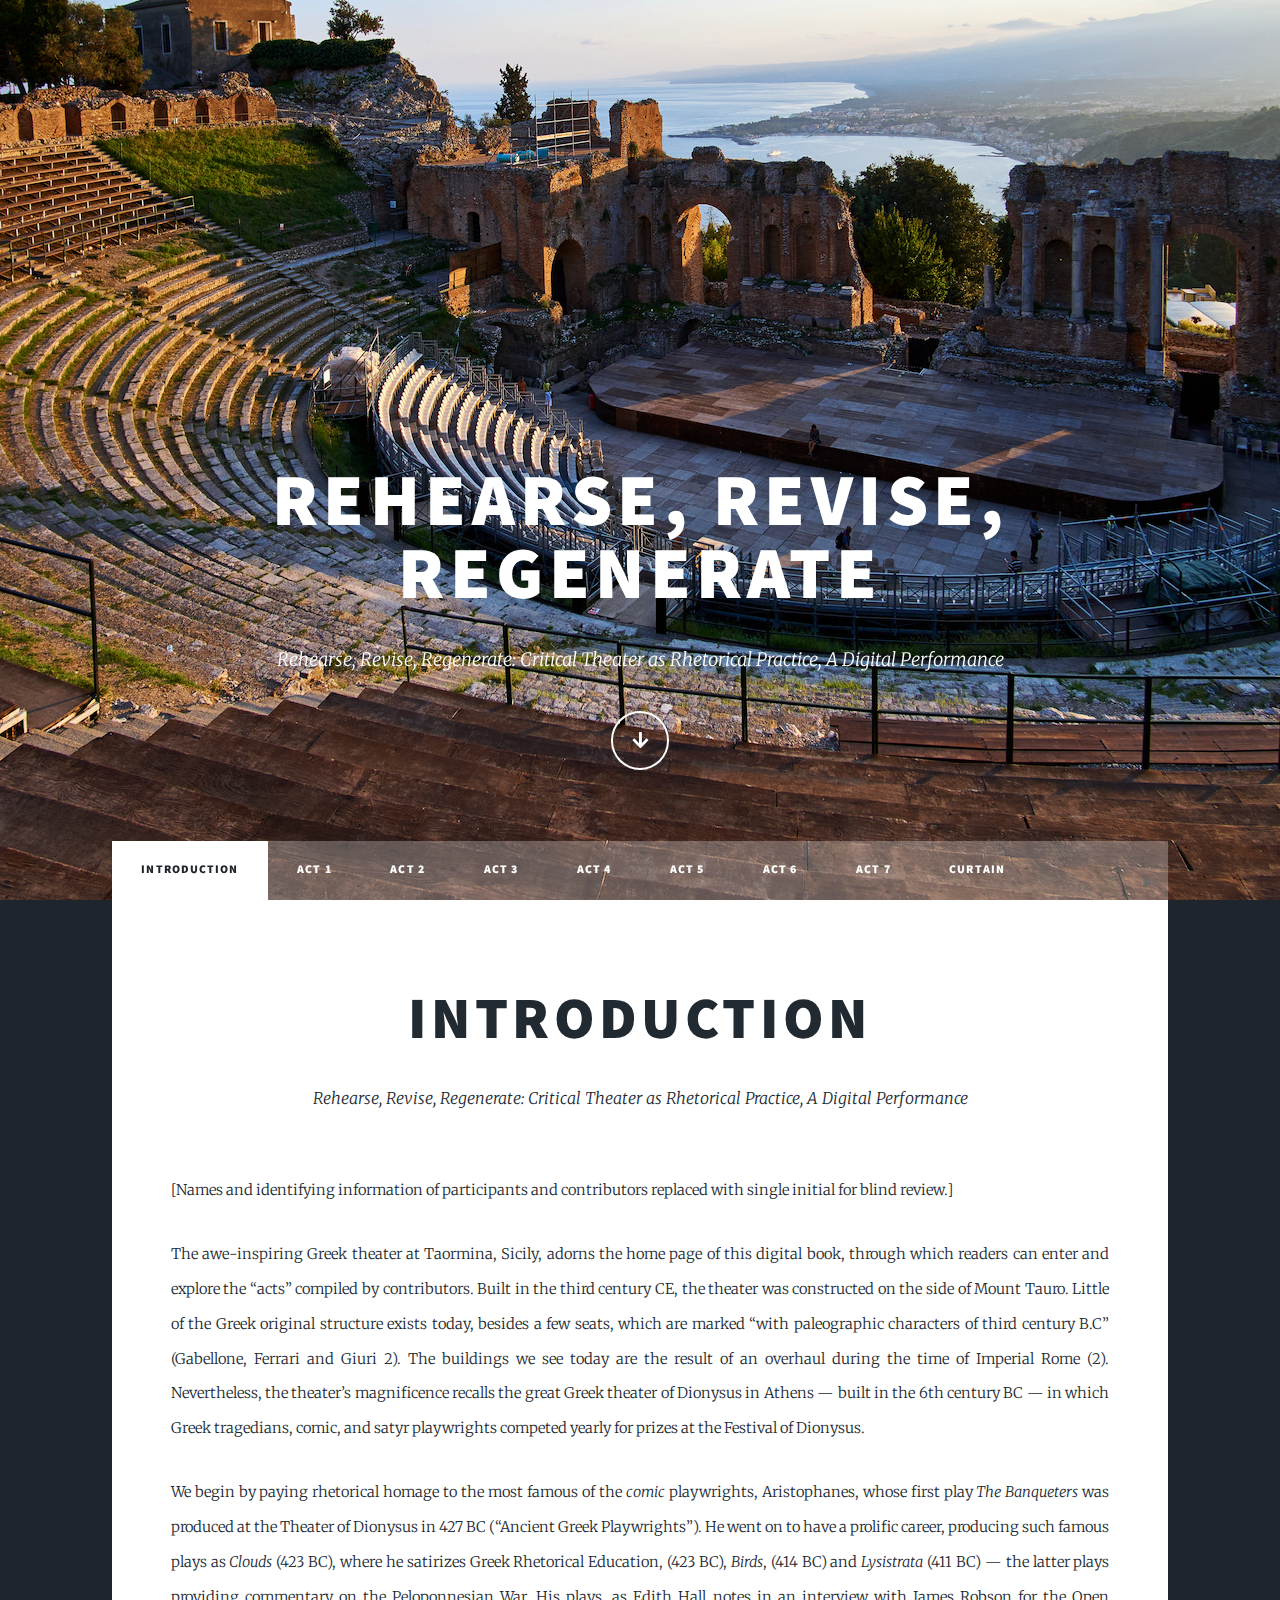
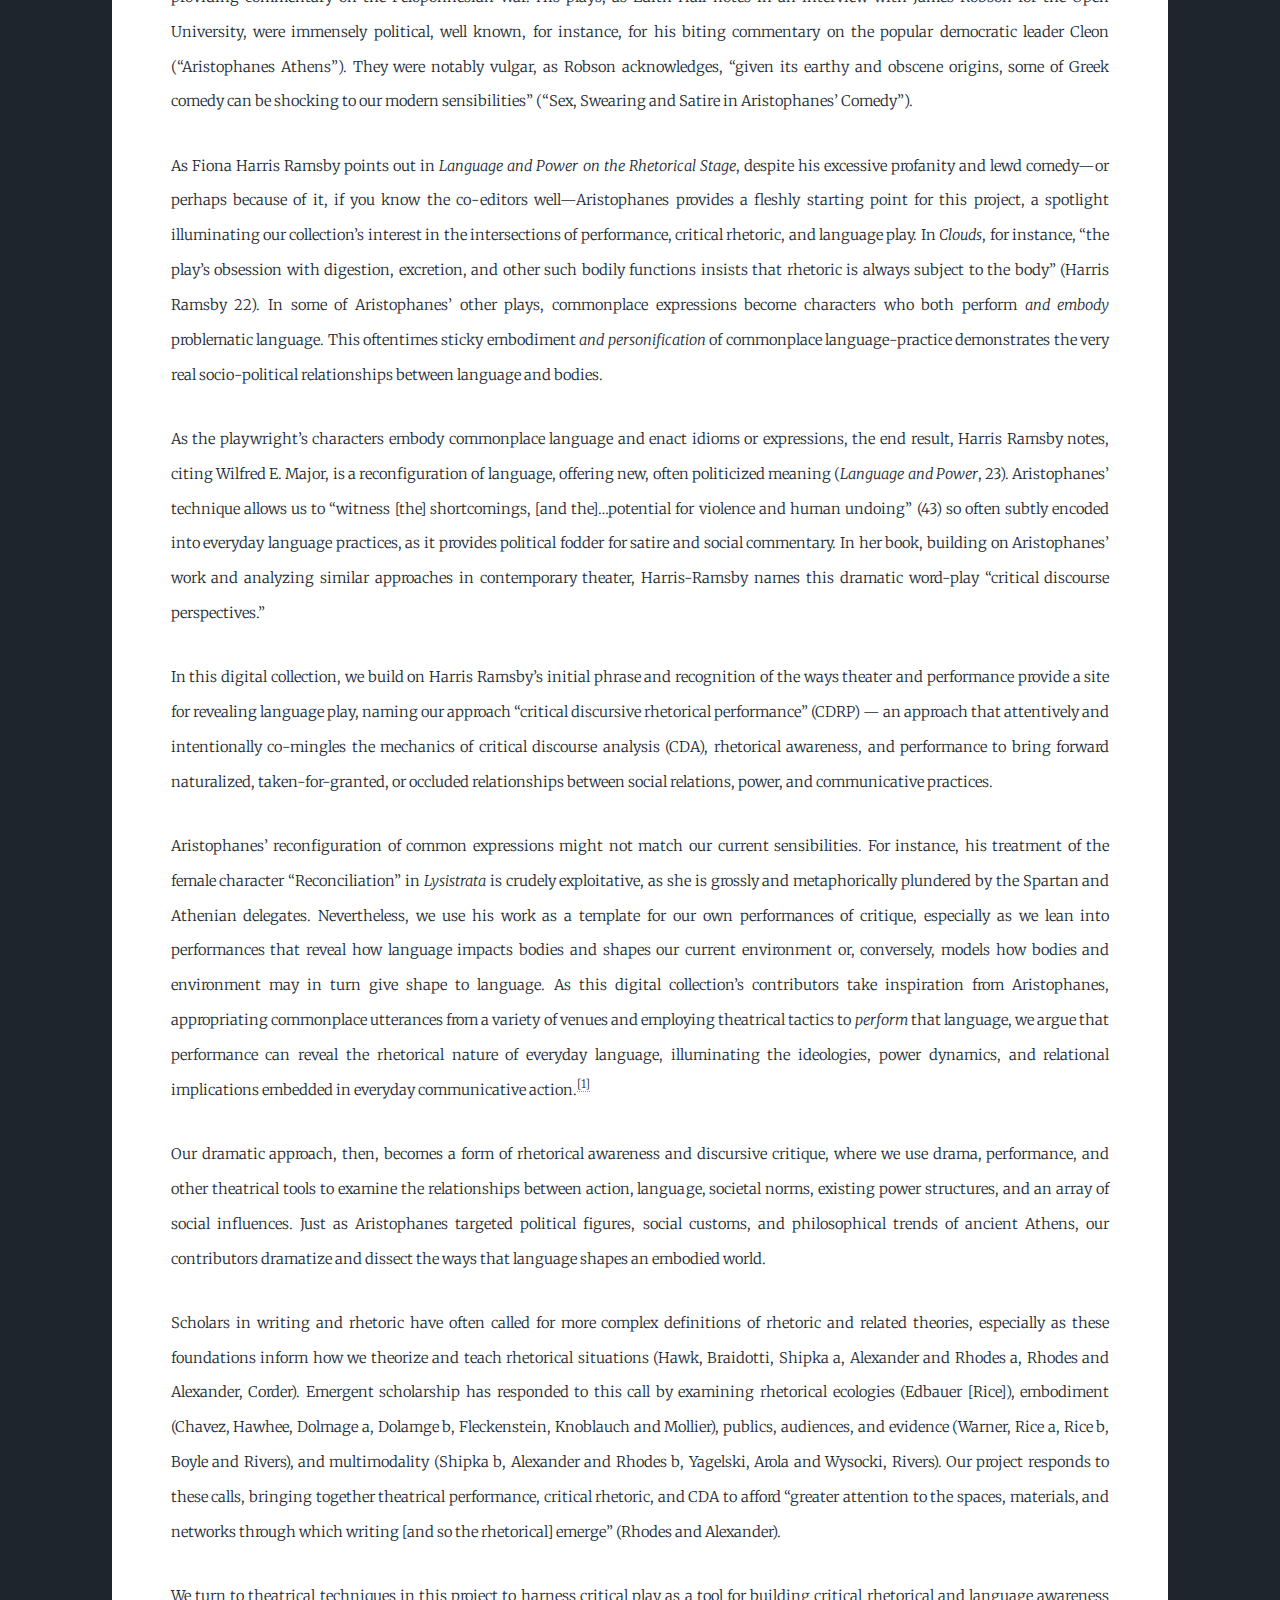
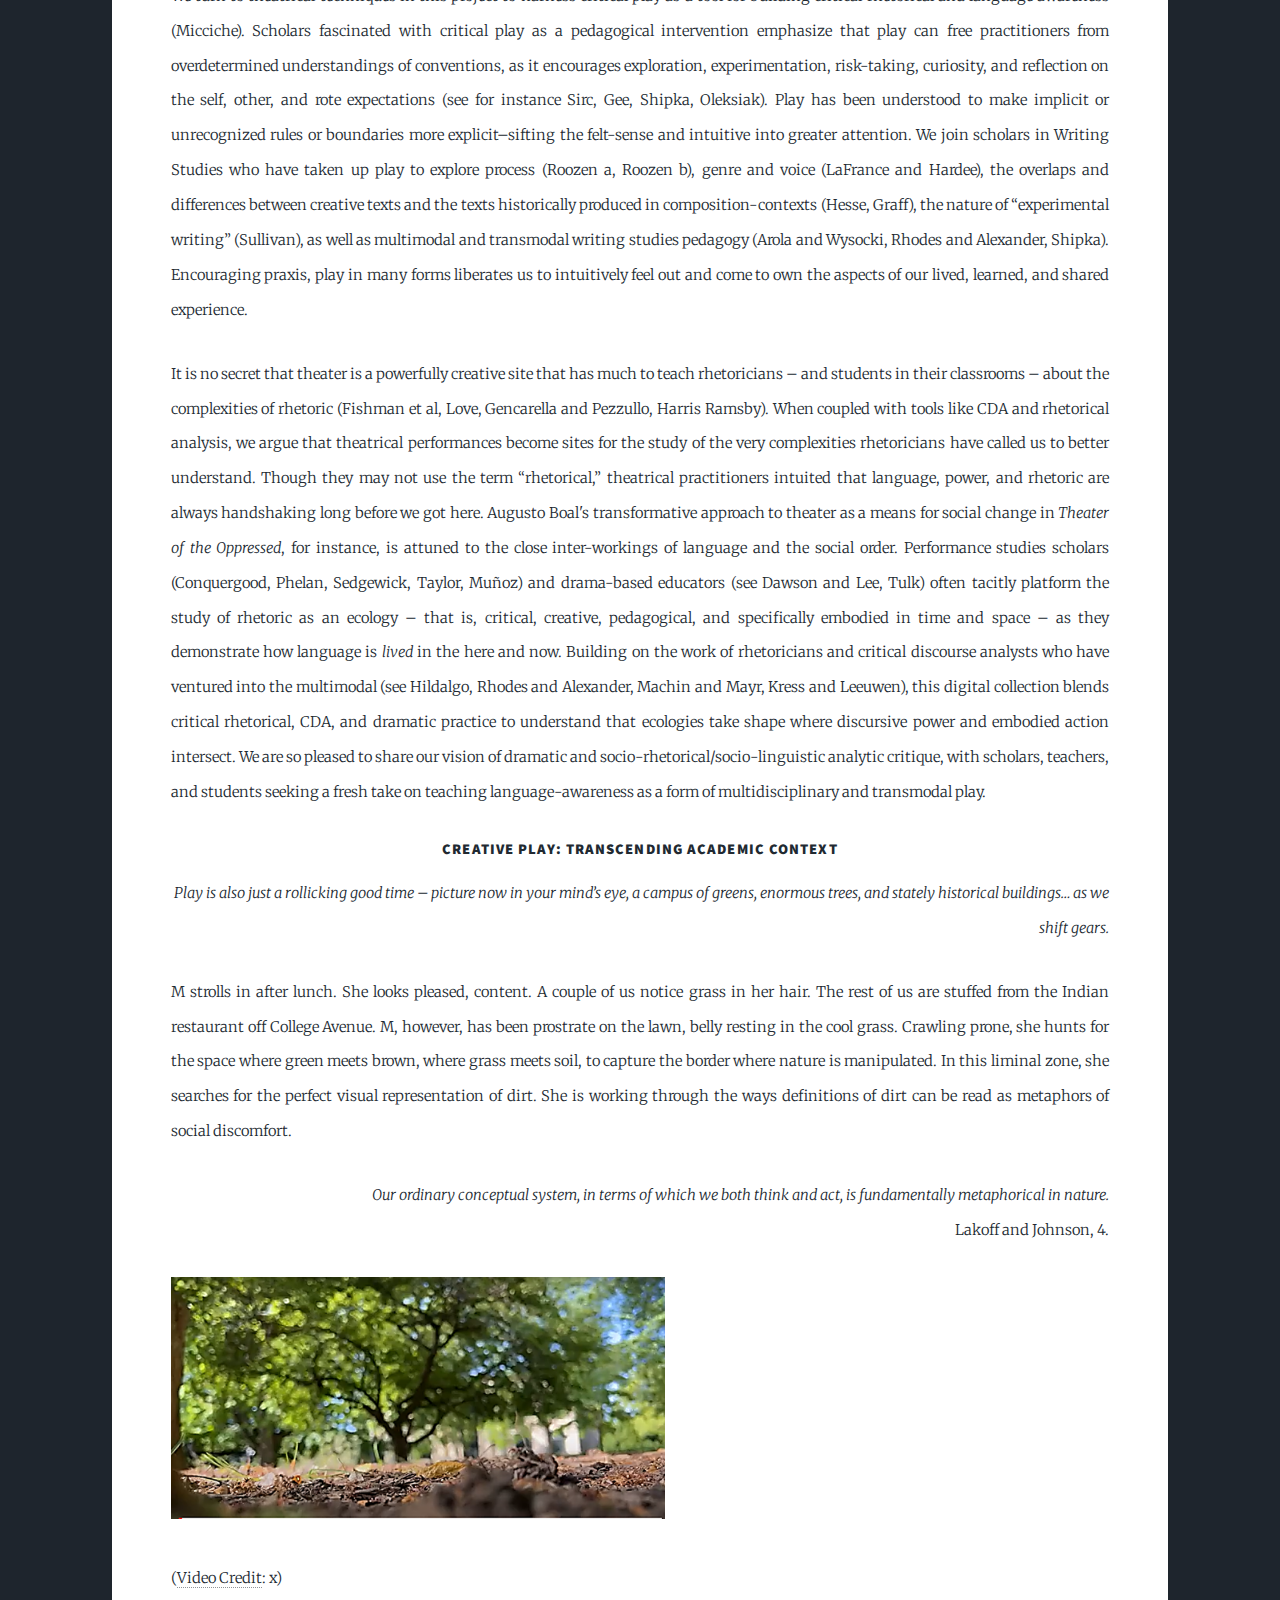
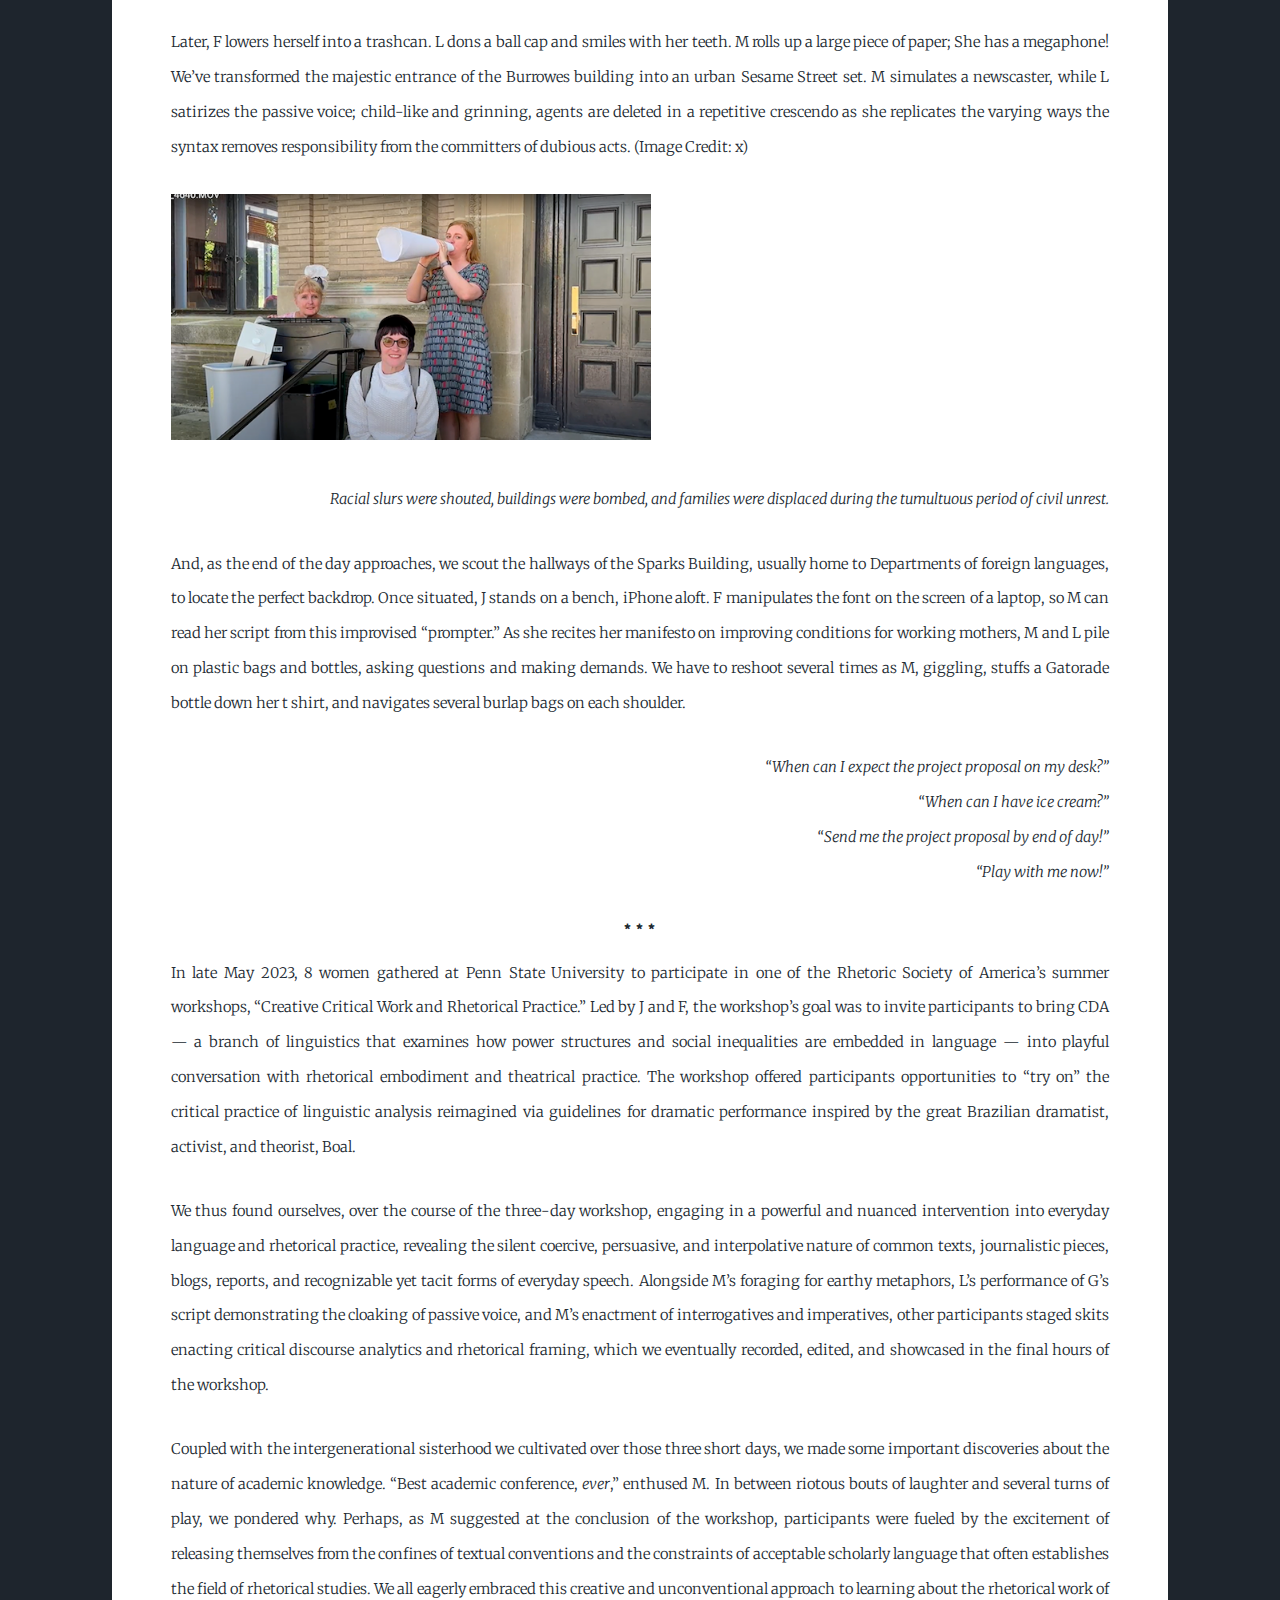
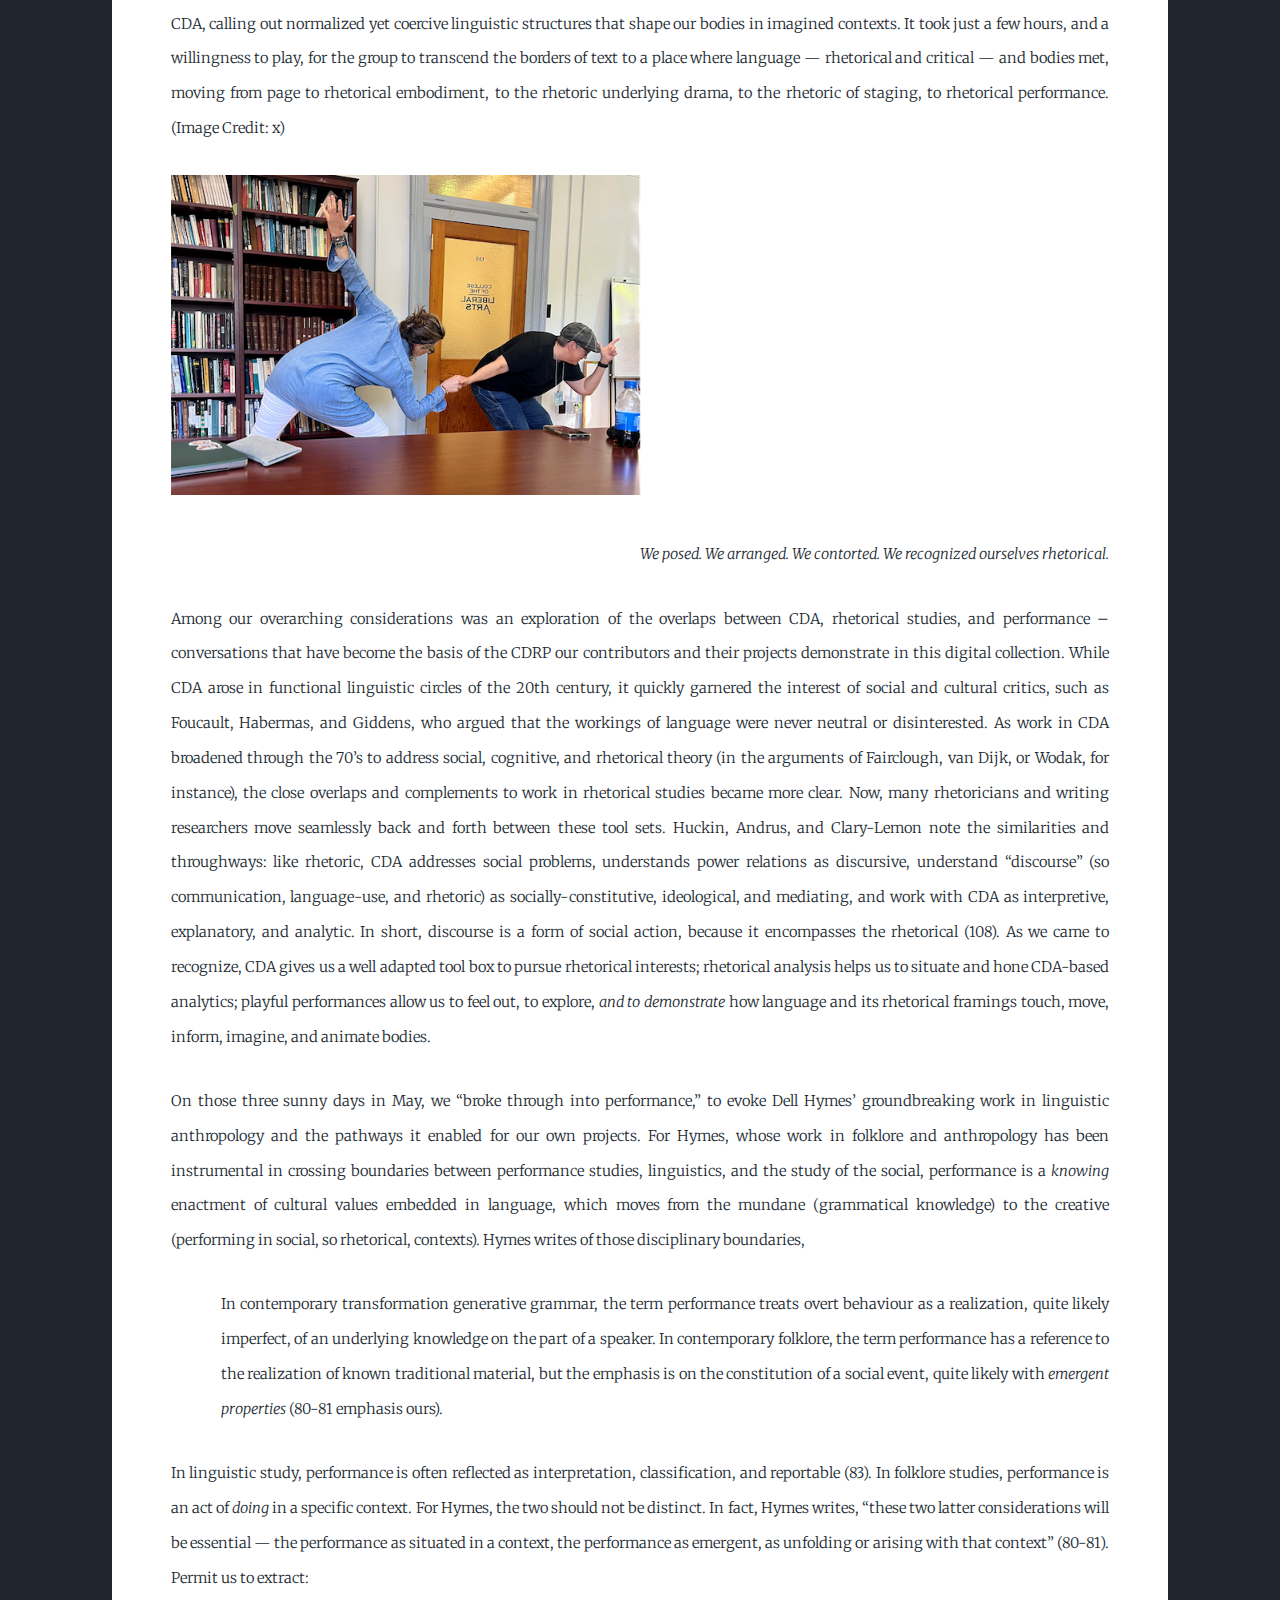
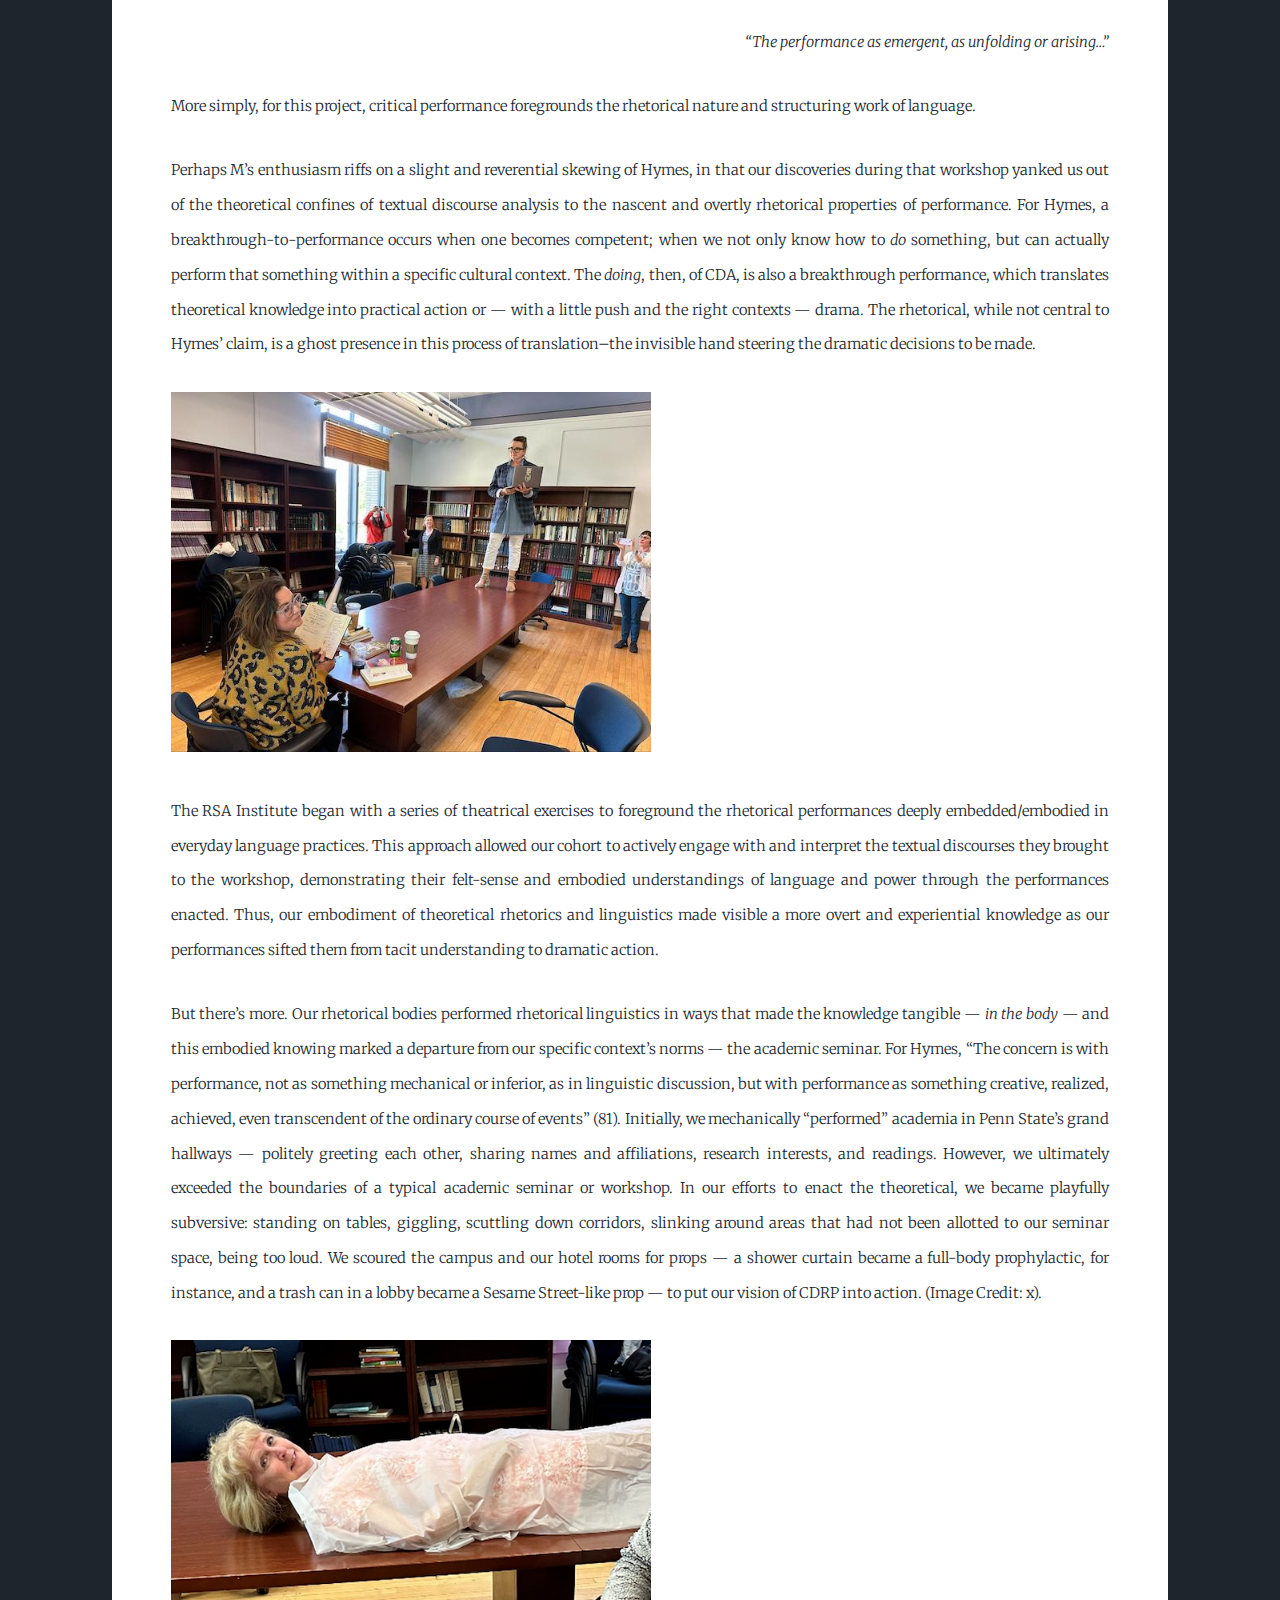
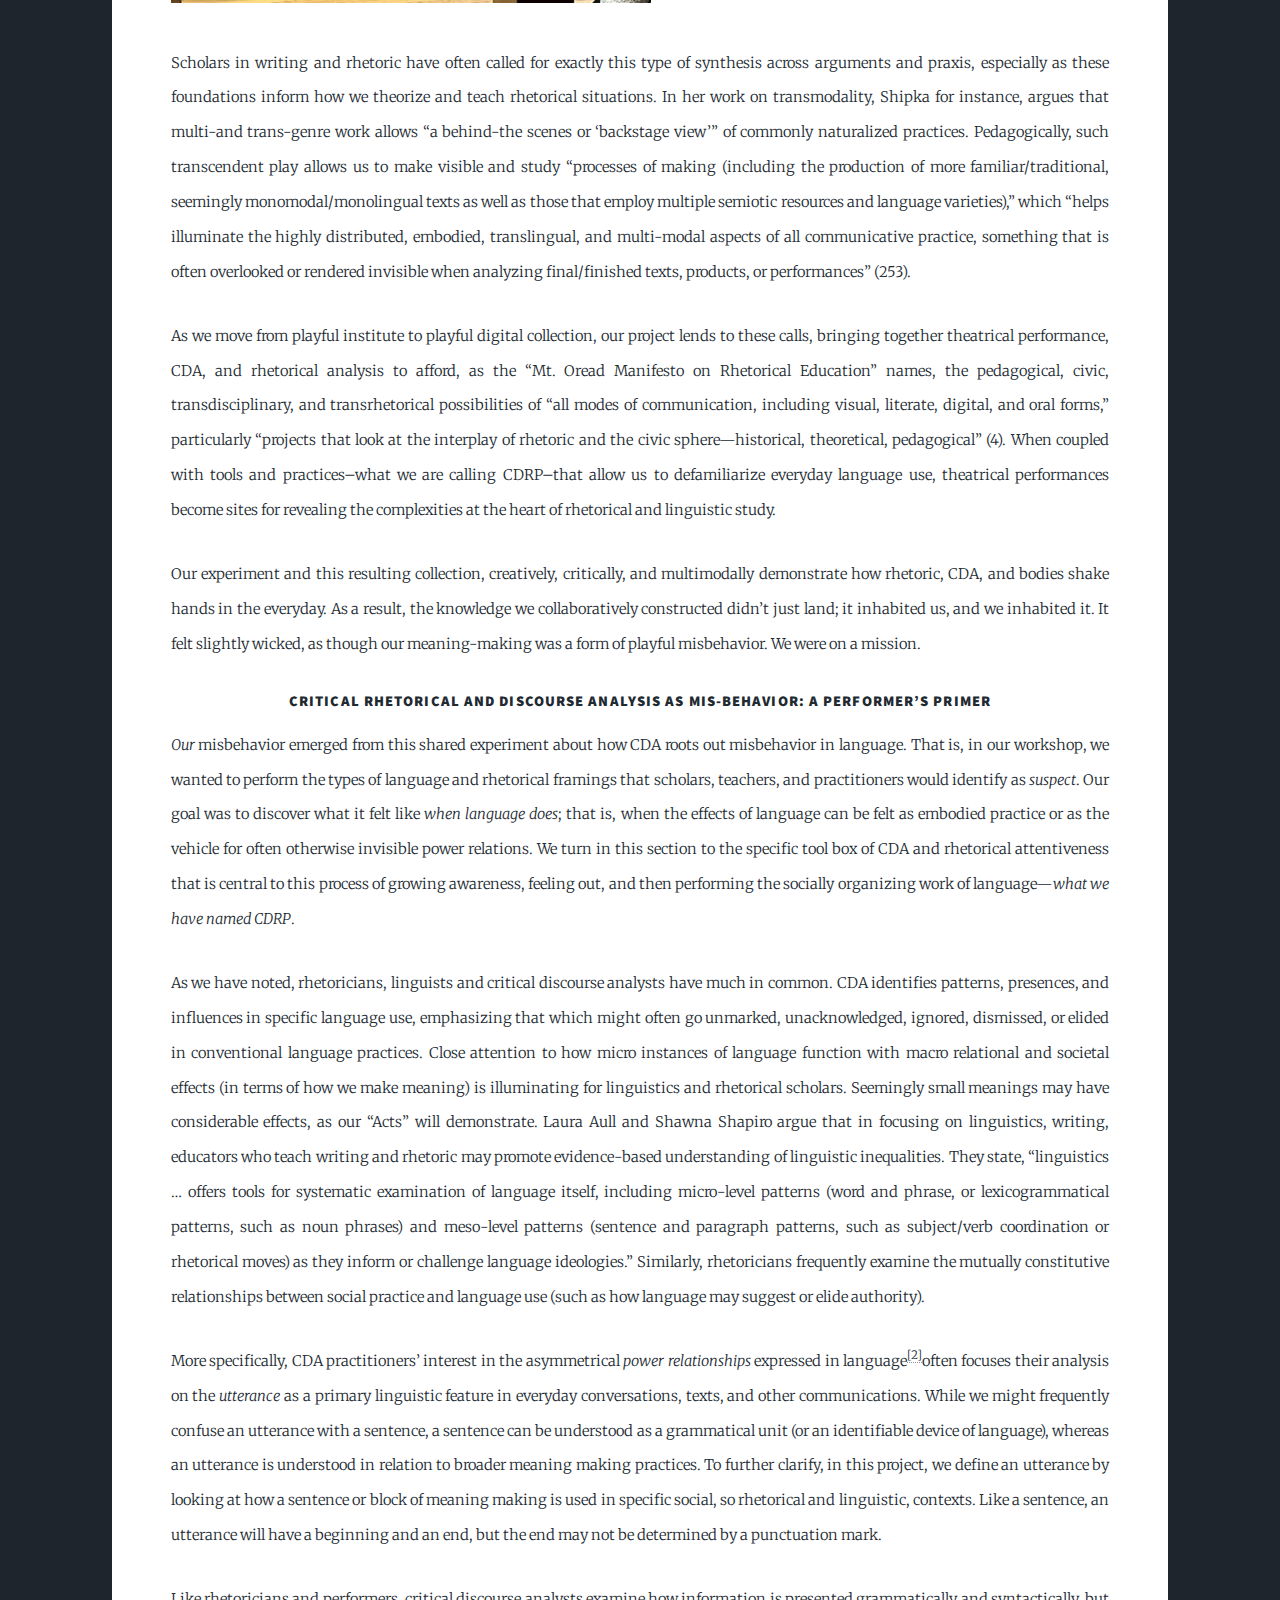
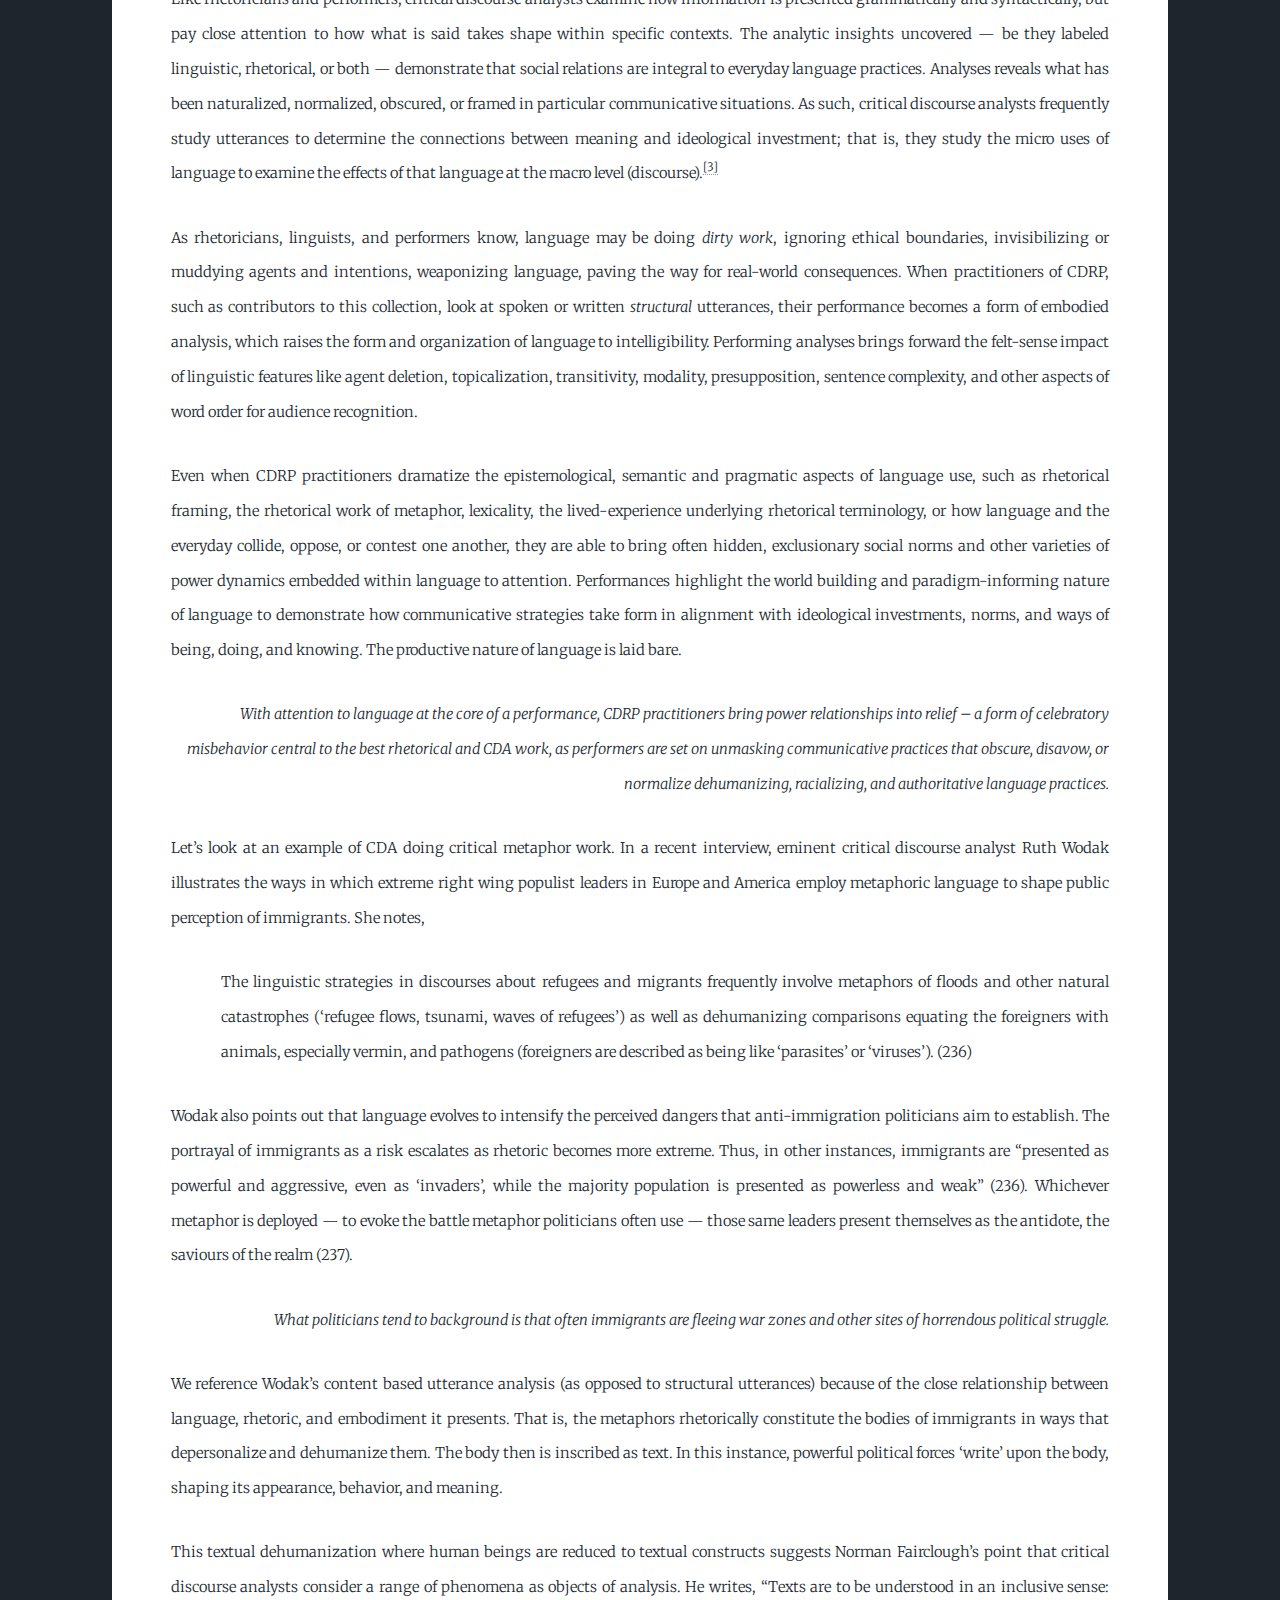
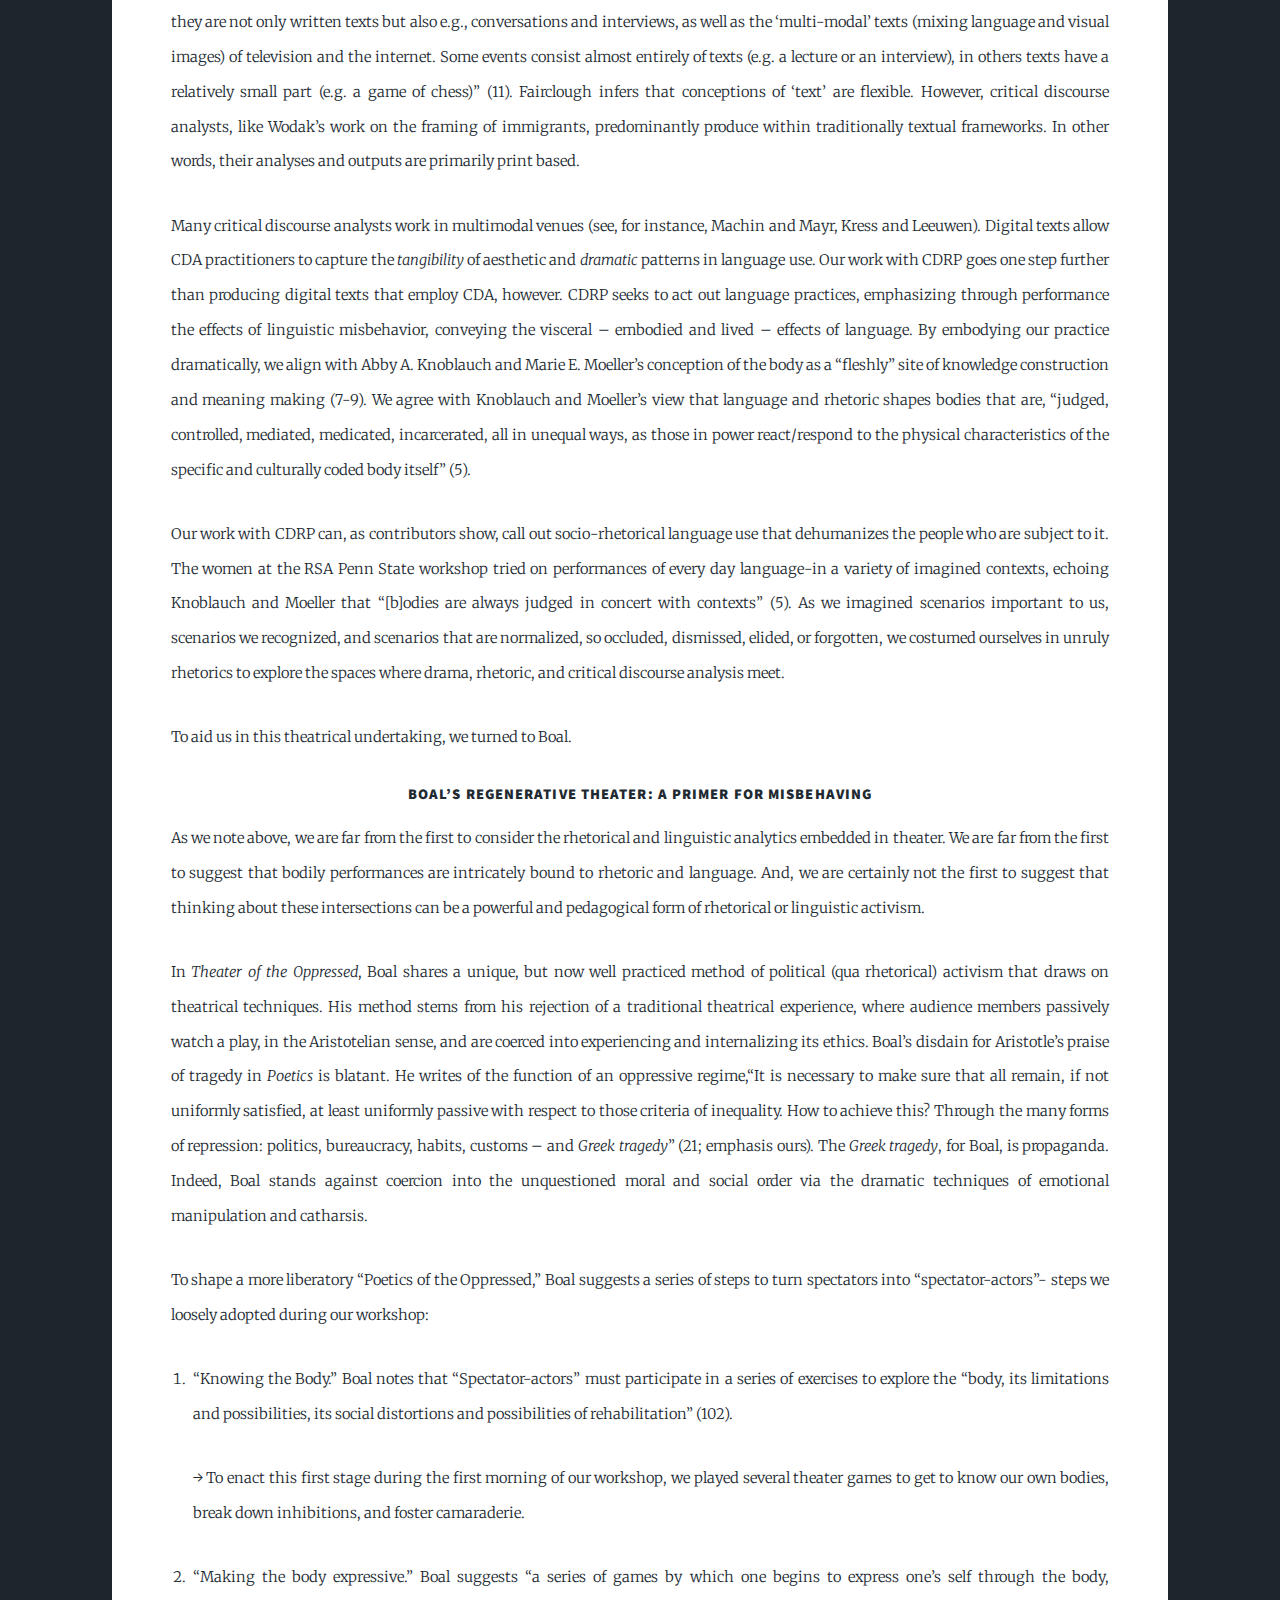
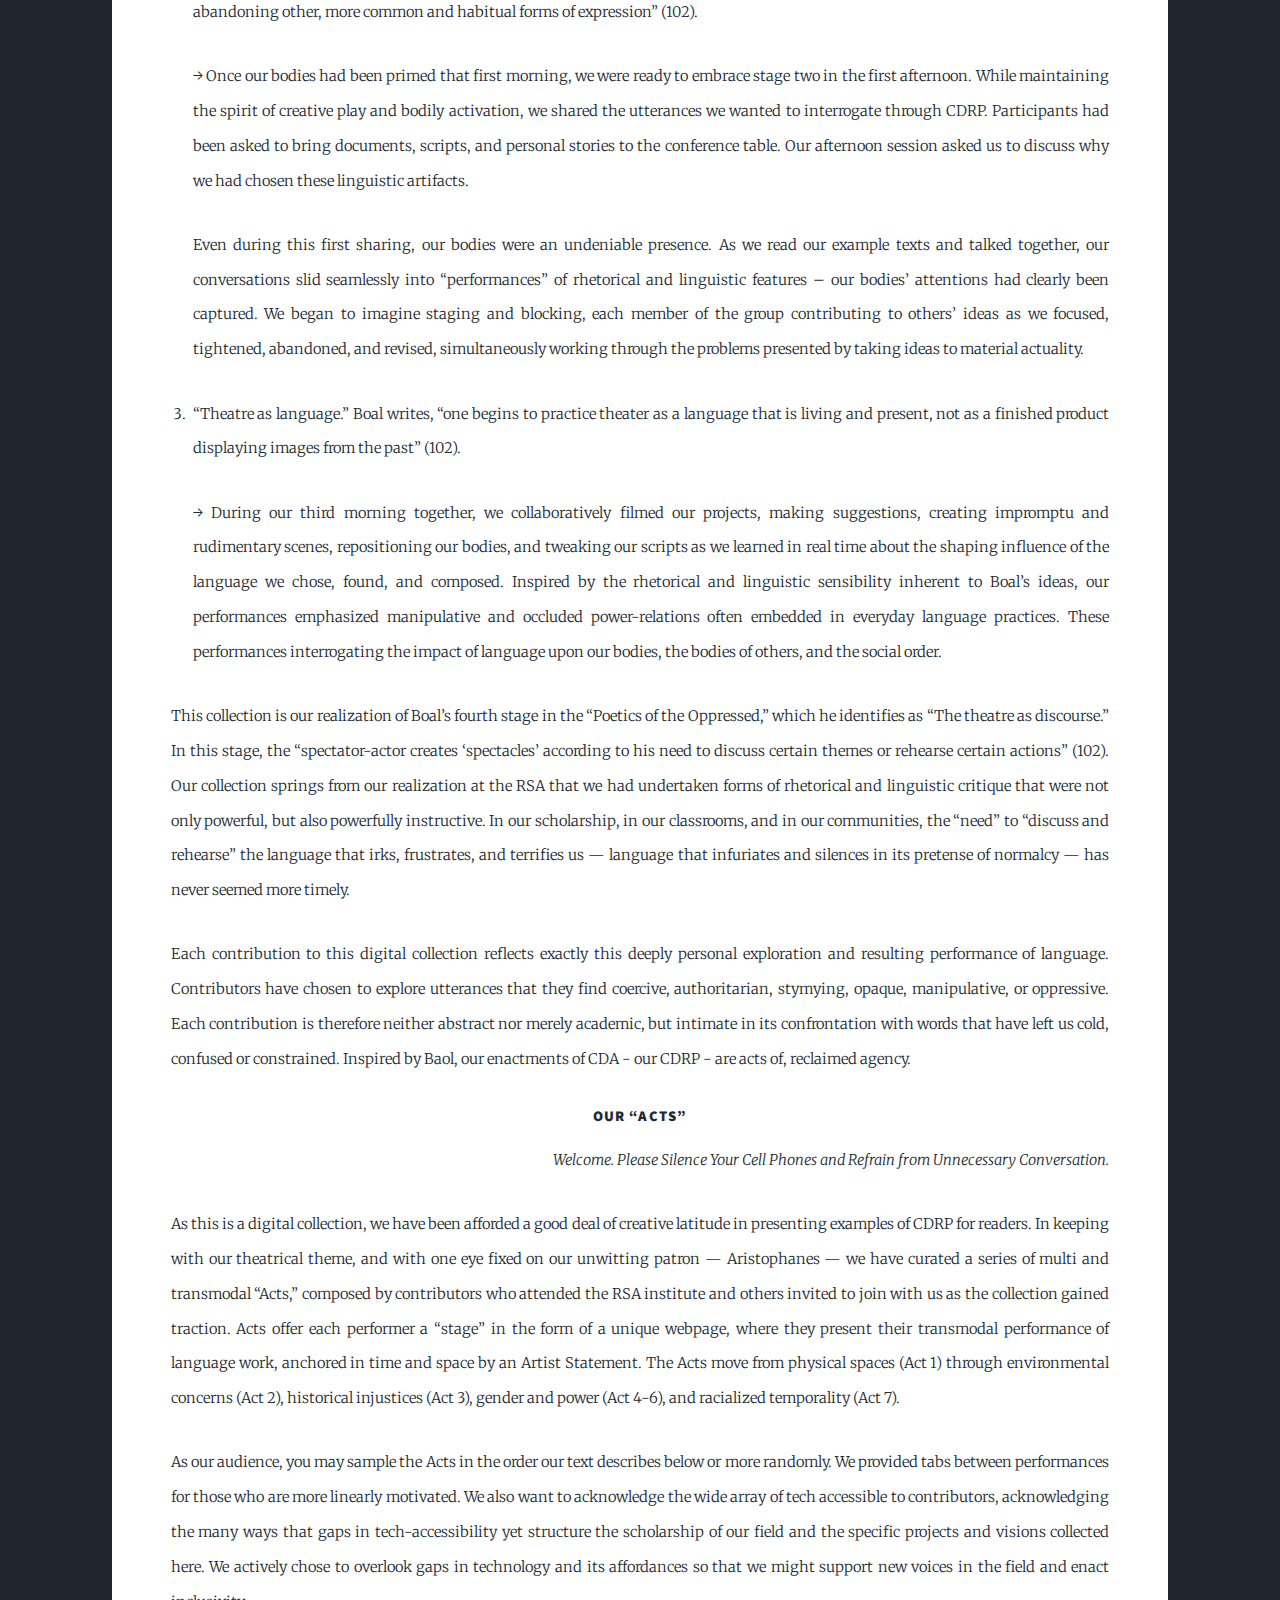
<file: index.html>
<!DOCTYPE HTML>
<!--
	Massively by HTML5 UP
	html5up.net | @ajlkn
	Free for personal and commercial use under the CCA 3.0 license (html5up.net/license)
-->
<html>
	<head>
		<title>Rehearse, Revise, Regenerate</title>
		<meta charset="utf-8" />
		<meta name="viewport" content="width=device-width, initial-scale=1, user-scalable=no" />
		<link rel="stylesheet" href="assets/css/main.css" />
		<noscript><link rel="stylesheet" href="assets/css/noscript.css" /></noscript>
	</head>
	<body class="is-preload">

		<!-- Wrapper -->
			<div id="wrapper" class="fade-in">

				<!-- Intro -->
					<div id="intro">
						<h1>Rehearse, Revise, Regenerate</h1>
						<p>Rehearse, Revise, Regenerate: Critical Theater as Rhetorical Practice, A Digital Performance</p>
<!--					<div class="image main"><img src="images/Sunset_at_Greek_theater_of_Taormina_-_Flickr_-_radkuch.13.jpg" alt="" /></div>-->
<!--							<p><img src="images/Sunset_at_Greek_theater_of_Taormina_-_Flickr_-_radkuch.13.jpg" alt="" /></p>-->
						<ul class="actions">
						  <li><a href="#header" class="button icon solid solo fa-arrow-down scrolly">Continue</a></li>
					  </ul>
			  </div>

				<!-- Header -->
					<header id="header">
						<a href="index.html" class="logo">Rehearse, Revise, Regenerate:<br>
						Critical Theater as Rhetorical Practice, A Digital Performance</a>
					</header>

				<!-- Nav -->
					<nav id="nav">
						<ul class="links">
							<li class="active"><a href="index.html">introduction</a></li>
							<li><a href="RRR_Act01.html">Act 1</a></li>
							<li><a href="RRR_Act02.html">Act 2</a></li>
							<li><a href="RRR_Act03.html">Act 3</a></li>
							<li><a href="RRR_Act04.html">Act 4</a></li>
							<li><a href="RRR_Act05.html">Act 5</a></li>
							<li><a href="RRR_Act06.html">Act 6</a></li>
							<li><a href="RRR_Act07.html">Act 7</a></li>
							<li><a href="RRR_Curtain.html">Curtain</a></li>
						</ul>
					</nav>

				<!-- Main -->
					<div id="main">

						<!-- Post -->
							<section class="post">
								<header class="major">
									<h1>introduction</h1>
									<p>Rehearse, Revise, Regenerate: Critical Theater as Rhetorical Practice, A Digital Performance</p>
								</header>
						
								<p>[Names and identifying information of participants and contributors replaced with single initial  for blind review.] </p>
									
								<p>The awe-inspiring Greek theater at Taormina, Sicily, adorns the home page of this digital book, through which readers can enter and explore the &ldquo;acts&rdquo; compiled by contributors. Built in the third century CE, the theater was constructed on the side of Mount Tauro. Little of the Greek original structure exists today, besides a few seats, which are marked &ldquo;with paleographic characters of third century B.C&rdquo; (Gabellone, Ferrari and Giuri 2). The buildings we see today are the result of an overhaul during the time of Imperial Rome (2). Nevertheless, the theater&rsquo;s magnificence recalls the great Greek theater of Dionysus in Athens &mdash; built in the 6th century BC &mdash; in which Greek tragedians, comic, and satyr playwrights competed yearly for prizes at the Festival of Dionysus. </p>
								
							  	<p>We begin by paying rhetorical homage to the most famous of the <em>comic</em> playwrights, Aristophanes, whose first play <em>The Banqueters</em> was produced at the Theater of Dionysus in 427 BC (&ldquo;Ancient Greek Playwrights&rdquo;). He went on to have a prolific career, producing such famous plays as <em>Clouds</em> (423 BC), where he satirizes Greek Rhetorical Education, (423 BC), <em>Birds</em>, (414 BC) and <em>Lysistrata</em> (411 BC) &mdash; the latter plays providing commentary on the Peloponnesian War. His plays, as Edith Hall notes in an interview with James Robson for the Open University, were immensely political, well known, for instance, for his biting commentary on the popular democratic leader Cleon (&ldquo;Aristophanes Athens&rdquo;). They were notably vulgar, as Robson acknowledges, &ldquo;given its earthy and obscene origins, some of Greek comedy can be shocking to our modern sensibilities&rdquo; (&ldquo;Sex, Swearing and Satire in Aristophanes&rsquo; Comedy&rdquo;).</p>
								
							  	<p>As Fiona Harris Ramsby points out in <em>Language and Power on the Rhetorical Stage</em>, despite his excessive profanity and lewd comedy&mdash;or perhaps because of it, if you know the co-editors well&mdash;Aristophanes provides a fleshly starting point for this project, a spotlight illuminating our collection&rsquo;s interest in the intersections of performance, critical rhetoric, and language play. In <em>Clouds</em>, for instance, &ldquo;the play&rsquo;s obsession with digestion, excretion, and other such bodily functions insists that rhetoric is always subject to the body&rdquo; (Harris Ramsby 22). In some of Aristophanes&rsquo; other plays, commonplace expressions become characters who both perform <em>and embody</em> problematic language. This oftentimes sticky embodiment <em>and personification</em> of commonplace language-practice demonstrates the very real socio-political relationships between language and bodies.</p>
								
							  	<p>As the playwright&rsquo;s characters embody commonplace language and enact idioms or expressions, the end result, Harris Ramsby notes, citing Wilfred E. Major, is a reconfiguration of language, offering new, often politicized meaning (<em>Language and Power</em>, 23). Aristophanes&rsquo; technique allows us to &ldquo;witness [the] shortcomings, [and the]&#8230;potential for violence and human undoing&rdquo; (43) so often subtly encoded into everyday language practices, as it provides political fodder for satire and social commentary. In her book, building on Aristophanes&rsquo; work and analyzing similar approaches in contemporary theater, Harris-Ramsby names this dramatic word-play &ldquo;critical discourse perspectives.&rdquo;</p>
				
								<p>In this digital collection, we build on Harris Ramsby&rsquo;s initial phrase and recognition of the ways theater and performance provide a site for revealing language play, naming our approach &ldquo;critical discursive rhetorical performance&rdquo; (CDRP) &mdash; an approach that attentively and intentionally co-mingles the mechanics of critical discourse analysis (CDA), rhetorical awareness, and performance to bring forward naturalized, taken-for-granted, or occluded relationships between social relations, power, and communicative practices.</p>
						
								<p>Aristophanes&rsquo; reconfiguration of common expressions might not match our current sensibilities. For instance, his treatment of the female character &ldquo;Reconciliation&rdquo; in <em>Lysistrata</em> is crudely exploitative, as she is grossly and metaphorically plundered by the Spartan and Athenian delegates. Nevertheless, we use his work as a template for our own performances of critique, especially as we lean into performances that reveal how language impacts bodies and shapes our current environment or, conversely, models how bodies and environment may in turn give shape to language. As this digital collection&rsquo;s contributors take inspiration from Aristophanes, appropriating commonplace utterances from a variety of venues and employing theatrical tactics to <em>perform</em> that language, we argue that performance can reveal the rhetorical nature of everyday language, illuminating the ideologies, power dynamics, and relational implications embedded in everyday communicative action.<sup><a href="#ftnt1" id="ftnt_ref1">[1]</a></sup></p>
			
							 	<p>Our dramatic approach, then, becomes a form of rhetorical awareness and discursive critique, where we use drama, performance, and other theatrical tools to examine the relationships between action, language, societal norms, existing power structures, and an array of social influences. Just as Aristophanes targeted political figures, social customs, and philosophical trends of ancient Athens, our contributors dramatize and dissect the ways that language shapes an embodied world. </p>
								  
							   	<p>Scholars in writing and rhetoric have often called for more complex definitions of rhetoric and related theories, especially as these foundations inform how we theorize and teach rhetorical situations (Hawk, Braidotti, Shipka a, Alexander and Rhodes a, Rhodes and Alexander, Corder). Emergent scholarship has responded to this call by examining rhetorical ecologies (Edbauer [Rice]), embodiment (Chavez, Hawhee, Dolmage a, Dolamge b, Fleckenstein, Knoblauch and Mollier), publics, audiences, and evidence (Warner, Rice a, Rice b, Boyle and Rivers), and multimodality (Shipka b, Alexander and Rhodes b, Yagelski, Arola and Wysocki, Rivers). Our project responds to these calls, bringing together theatrical performance, critical rhetoric, and CDA to afford &ldquo;greater attention to the spaces, materials, and networks through which writing [and so the rhetorical] emerge&rdquo; (Rhodes and Alexander).</p>
							   
								<p>We turn to theatrical techniques in this project to harness critical play as a tool for building critical rhetorical and language awareness (Micciche). Scholars fascinated with critical play as a pedagogical intervention emphasize that play can free practitioners from overdetermined understandings of conventions, as it encourages exploration, experimentation, risk-taking, curiosity, and reflection on the self, other, and rote expectations (see for instance Sirc, Gee, Shipka, Oleksiak). Play has been understood to make implicit or unrecognized rules or boundaries more explicit&ndash;sifting the felt-sense and intuitive into greater attention. We join scholars in Writing Studies who have taken up play to explore process (Roozen a, Roozen b), genre and voice (LaFrance and Hardee), the overlaps and differences between creative texts and the texts historically produced in composition-contexts (Hesse, Graff), the nature of &ldquo;experimental writing&rdquo; (Sullivan), as well as multimodal and transmodal writing studies pedagogy (Arola and Wysocki, Rhodes and Alexander, Shipka). Encouraging praxis, play in many forms liberates us to intuitively feel out and come to own the aspects of our lived, learned, and shared experience.</p>
			
							  	<p>It is no secret that theater is a powerfully creative site that has much to teach rhetoricians &ndash; and students in their classrooms &ndash; about the complexities of rhetoric (Fishman et al, Love, Gencarella and Pezzullo, Harris Ramsby). When coupled with tools like CDA and rhetorical analysis, we argue that theatrical performances become sites for the study of the very complexities rhetoricians have called us to better understand. Though they may not use the term &ldquo;rhetorical,&rdquo; theatrical practitioners intuited that language, power, and rhetoric are always handshaking long before we got here. Augusto Boal&apos;s transformative approach to theater as a means for social change in <em>Theater of the Oppressed</em>, for instance, is attuned to the close inter-workings of language and the social order. Performance studies scholars (Conquergood, Phelan, Sedgewick, Taylor, Mu&ntilde;oz) and drama-based educators (see Dawson and Lee, Tulk) often tacitly platform the study of rhetoric as an ecology &ndash; that is, critical, creative, pedagogical, and specifically embodied in time and space &ndash; as they demonstrate how language is <em>lived</em> in the here and now. Building on the work of rhetoricians and critical discourse analysts who have ventured into the multimodal (see Hildalgo, Rhodes and Alexander, Machin and Mayr, Kress and Leeuwen), this digital collection blends critical rhetorical, CDA, and dramatic practice to understand that ecologies take shape where discursive power and embodied action intersect. We are so pleased to share our vision of dramatic and socio-rhetorical/socio-linguistic analytic critique, with scholars, teachers, and students seeking a fresh take on teaching language-awareness as a form of multidisciplinary and transmodal play. </p>
						
				<h4 style="text-align:center">Creative Play: Transcending Academic Context</h4>
								
							  	<p class="align-right"><em>Play is also just a rollicking good time – picture now in your mind’s eye, a campus of greens, enormous trees, and stately historical buildings&#8230; as we shift gears.</em></p>

								<p>M strolls in after lunch. She looks pleased, content. A couple of us notice grass in her hair. The rest of us are stuffed from the Indian restaurant off College Avenue. M, however, has been prostrate on the lawn, belly resting in the cool grass. Crawling prone, she hunts for the space where green meets brown, where grass meets soil, to capture the border where nature is manipulated. In this liminal zone, she searches for the perfect visual representation of dirt. She is working through the ways definitions of dirt can be read as metaphors of social discomfort.    </p>
					
							  	<p class="align-right"><em>Our ordinary conceptual system, in terms of which we both think and act, is fundamentally metaphorical in nature.</em><br>Lakoff and Johnson, 4.</p>
																								
							  	<p class="image"><img src="images/RRR_images_intro/image2.png" alt="" width="600" height="293"/></p>
								
<!--							<p class="image"><img src="images/RRR_images_intro/image2.png" alt="" style="width: 534.50px; height: 261.00px; margin-left: 0.00px; margin-top: 0.00px; transform: rotate(0.00rad) translateZ(0px); -webkit-transform: rotate(0.00rad) translateZ(0px);" title=""></p>-->
								
								
								<p>(<a href="https://youtu.be/ATlexdRgKnM?feature=shared" target="_blank">Video Credit</a>: x)</p>
							  
							  	<p>Later, F lowers herself into a trashcan. L dons a ball cap and smiles with her teeth. M rolls up a large piece of paper; She has a megaphone! We&rsquo;ve transformed the majestic entrance of the Burrowes building into an urban Sesame Street set. M simulates a newscaster, while L satirizes the passive voice; child-like and grinning, agents are deleted in a repetitive crescendo as she replicates the varying ways the syntax removes responsibility from the committers of dubious acts. (Image Credit: x)</p>

								<p class="image"><img src="images/RRR_images_intro/image4_2.png" width="300" height="155" alt=""/></p>
								
<!--							<p class="image"><img alt="" src="images/RRR_images_intro/image4.png" style="width: 380.23px; height: 194.86px; margin-left: 0.00px; margin-top: 0.00px; transform: rotate(0.00rad) translateZ(0px); -webkit-transform: rotate(0.00rad) translateZ(0px);" title=""></p>-->
								
							  	<p class="align-right"><em>Racial slurs were shouted, buildings were bombed, and families were displaced during the tumultuous period of civil unrest.</em></p>
								
							  	<p>And, as the end of the day approaches, we scout the hallways of the Sparks Building, usually home to Departments of foreign languages, to locate the perfect backdrop. Once situated, J stands on a bench, iPhone aloft. F manipulates the font on the screen of a laptop, so M can read her script from this improvised &ldquo;prompter.&rdquo; As she recites her manifesto on improving conditions for working mothers, M and L pile on plastic bags and bottles, asking questions and making demands. We have to reshoot several times as M, giggling, stuffs a Gatorade bottle down her t shirt, and navigates several burlap bags on each shoulder. </p>
								  
							 	<p class="align-right"><em>&ldquo;When can I expect the project proposal on my desk?&rdquo;<br>
								&ldquo;When can I have ice cream?&rdquo;<br>
								&ldquo;Send me the project proposal by end of day!&rdquo;<br>
						  	  	&ldquo;Play with me now!&rdquo;</em><br>
					  	  	  </p>
								
				<h4 class="align-center">* * *</h4> 
								
								<p>In late May 2023, 8 women gathered at Penn State University to participate in one of the Rhetoric Society of America&rsquo;s summer workshops, &ldquo;Creative Critical Work and Rhetorical Practice.&rdquo; Led by J and F, the workshop&rsquo;s goal was to invite participants to bring CDA &mdash; a branch of linguistics that examines how power structures and social inequalities are embedded in language &mdash; into playful conversation with rhetorical embodiment and theatrical practice. The workshop offered participants opportunities to &ldquo;try on&rdquo; the critical practice of linguistic analysis reimagined via guidelines for dramatic performance inspired by the great Brazilian dramatist, activist, and theorist, Boal. </p>
							  
								<p>We thus found ourselves, over the course of the three-day workshop, engaging in a powerful and nuanced intervention into everyday language and rhetorical practice, revealing the silent coercive, persuasive, and interpolative nature of common texts, journalistic pieces, blogs, reports, and recognizable yet tacit forms of everyday speech. Alongside M&rsquo;s foraging for earthy metaphors, L&rsquo;s performance of G&rsquo;s script demonstrating the cloaking of passive voice, and M&rsquo;s enactment of interrogatives and imperatives, other participants staged skits enacting critical discourse analytics and rhetorical framing, which we eventually recorded, edited, and showcased in the final hours of the workshop. </p>
							  
								<p>Coupled with the intergenerational sisterhood we cultivated over those three short days, we made some important discoveries about the nature of academic knowledge. &ldquo;Best academic conference, <em>ever</em>,&rdquo; enthused M. In between riotous bouts of laughter and several turns of play, we pondered why. Perhaps, as M suggested at the conclusion of the workshop, participants were fueled by the excitement of releasing themselves from the confines of textual conventions and the constraints of acceptable scholarly language that often establishes the field of rhetorical studies. We all eagerly embraced this creative and unconventional approach to learning about the rhetorical work of CDA, calling out normalized yet coercive linguistic structures that shape our bodies in imagined contexts. It took just a few hours, and a willingness to play, for the group to transcend the borders of text to a place where language &mdash; rhetorical and critical &mdash; and bodies met, moving from page to rhetorical embodiment, to the rhetoric underlying drama, to the rhetoric of staging, to rhetorical performance. (Image Credit: x)</p>
								
							 	<p class="image"><img src="images/RRR_images_intro/image3_2.png" width="600" height="400" alt=""/></p>
	<!--						<p class="image"><img alt="" src="images/RRR_images_intro/image3_2.png" style="width: 351.25px; height: 234.16px; margin-left: 0.00px; margin-top: 0.00px; transform: rotate(0.00rad) translateZ(0px); -webkit-transform: rotate(0.00rad) translateZ(0px);" title=""></p>-->
								
							  	<p class="align-right"><em>We posed. We arranged. We contorted. We recognized ourselves rhetorical.</em></p>
							  
								<p>Among our overarching considerations was an exploration of the overlaps between CDA, rhetorical studies, and performance &ndash; conversations that have become the basis of the CDRP our contributors and their projects demonstrate in this digital collection. While CDA arose in functional linguistic circles of the 20th century, it quickly garnered the interest of social and cultural critics, such as Foucault, Habermas, and Giddens, who argued that the workings of language were never neutral or disinterested. As work in CDA broadened through the 70&rsquo;s to address social, cognitive, and rhetorical theory (in the arguments of Fairclough, van Dijk, or Wodak, for instance), the close overlaps and complements to work in rhetorical studies became more clear. Now, many rhetoricians and writing researchers move seamlessly back and forth between these tool sets. Huckin, Andrus, and Clary-Lemon note the similarities and throughways: like rhetoric, CDA addresses social problems, understands power relations as discursive, understand &ldquo;discourse&rdquo; (so communication, language-use, and rhetoric) as socially-constitutive, ideological, and mediating, and work with CDA as interpretive, explanatory, and analytic. In short, discourse is a form of social action, because it encompasses the rhetorical (108). As we came to recognize, CDA gives us a well adapted tool box to pursue rhetorical interests; rhetorical analysis helps us to situate and hone CDA-based analytics; playful performances allow us to feel out, to explore, <em>and to demonstrate</em> how language and its rhetorical framings touch, move, inform, imagine, and animate bodies.</p>
							 
								<p>On those three sunny days in May, we &ldquo;broke through into performance,&rdquo; to evoke Dell Hymes&rsquo; groundbreaking work in linguistic anthropology and the pathways it enabled for our own projects. For Hymes, whose work in folklore and anthropology has been instrumental in crossing boundaries between performance studies, linguistics, and the study of the social, performance is a <em>knowing</em> enactment of cultural values embedded in language, which moves from the mundane (grammatical knowledge) to the creative (performing in social, so rhetorical, contexts). Hymes writes of those disciplinary boundaries, </p>
							 
								<p style="margin-left: 50px;">In contemporary transformation generative grammar, the term performance treats overt behaviour as a realization, quite likely imperfect, of an underlying knowledge on the part of a speaker. In contemporary folklore, the term performance has a reference to the realization of known traditional material, but the emphasis is on the constitution of a social event, quite likely with <em>emergent properties</em> (80-81 emphasis ours).</p>
				
								<p>In linguistic study, performance is often reflected as interpretation, classification, and reportable (83). In folklore studies, performance is an act of <em>doing</em> in a specific context. For Hymes, the two should not be distinct. In fact, Hymes writes, &ldquo;these two latter considerations will be essential &mdash; the performance as situated in a context, the performance as emergent, as unfolding or arising with that context&rdquo; (80-81). Permit us to extract:</p>		
							
								<p class="align-right"> <em>&ldquo;The performance as emergent, as unfolding or arising&#8230;&rdquo;</em></p>
							  
								<p>More simply, for this project, critical performance foregrounds the rhetorical nature and structuring work of language. </p>
							  
								<p>Perhaps M&rsquo;s enthusiasm riffs on a slight and reverential skewing of Hymes, in that our discoveries during that workshop yanked us out of the theoretical confines of textual discourse analysis to the nascent and overtly rhetorical properties of performance. For Hymes, a breakthrough-to-performance occurs when one becomes competent; when we not only know how to <em>do</em> something, but can actually perform that something within a specific cultural context. The <em>doing</em>, then, of CDA, is also a breakthrough performance, which translates theoretical knowledge into practical action or &mdash; with a little push and the right contexts &mdash; drama. The rhetorical, while not central to Hymes&rsquo; claim, is a ghost presence in this process of translation&ndash;the invisible hand steering the dramatic decisions to be made. </p>
								
								<p class="image"><img src="images/RRR_images_intro/image1_2.jpeg" width="600" height="450" alt=""/></p>
<!--							<p><img alt="" src="images/RRR_images_intro/image1_2.jpg" style="width: 311.93px; height: 233.95px; margin-left: 0.00px; margin-top: 0.00px; transform: rotate(0.00rad) translateZ(0px); -webkit-transform: rotate(0.00rad) translateZ(0px);" title=""></p>-->
								
								<p>The RSA Institute began with a series of theatrical exercises to foreground the rhetorical performances deeply embedded/embodied in everyday language practices. This approach allowed our cohort to actively engage with and interpret the textual discourses they brought to the workshop, demonstrating their felt-sense and embodied understandings of language and power through the performances enacted. Thus, our embodiment of theoretical rhetorics and linguistics made visible a more overt and experiential knowledge as our performances sifted them from tacit understanding to dramatic action. </p>
								
								<p>But there’s  more. Our rhetorical bodies performed rhetorical linguistics in ways that made the knowledge tangible &mdash; <em>in the body</em> &mdash; and this embodied knowing marked a departure from our specific context&rsquo;s norms &mdash; the academic seminar. For Hymes, “The concern is with performance, not as something mechanical or inferior, as in linguistic discussion, but with performance as something creative, realized, achieved, even transcendent of the ordinary course of events” (81). Initially, we mechanically &ldquo;performed” academia in Penn State&rsquo;s grand hallways &mdash; politely greeting each other, sharing names and affiliations, research interests, and readings. However, we ultimately exceeded the boundaries of a typical academic seminar or workshop. In our efforts to enact the theoretical, we became playfully subversive: standing on tables, giggling, scuttling down corridors, slinking around areas that had not been allotted to our seminar space, being too loud. We scoured the campus and our hotel rooms for props &mdash; a shower curtain became a full-body prophylactic, for instance, and a trash can in a lobby became a Sesame Street-like prop &mdash; to put our vision of CDRP into action. (Image Credit: x).</p>
								
								<p class="image"><img src="images/RRR_images_intro/image5_2.png" width="600" height="329" alt=""/></p>
								  
<!--								<p><img alt="" src="images/RRR_images_intro/image5_2.png" style="width: 351.63px; height: 193.28px; margin-left: 0.00px; margin-top: 0.00px; transform: rotate(0.00rad) translateZ(0px); -webkit-transform: rotate(0.00rad) translateZ(0px);" title=""></p>-->
								
								<p>Scholars in writing and rhetoric have often called for exactly this type of synthesis across arguments and praxis, especially as these foundations inform how we theorize and teach rhetorical situations. In her work on transmodality, Shipka for instance, argues that multi-and trans-genre work allows &ldquo;a behind-the scenes or &lsquo;backstage view&rsquo;&rdquo; of commonly naturalized practices. Pedagogically, such transcendent play allows us to make visible and study &ldquo;processes of making (including the production of more familiar/traditional, seemingly monomodal/monolingual texts as well as those that employ multiple semiotic resources and language varieties),&rdquo; which &ldquo;helps illuminate the highly distributed, embodied, translingual, and multi-modal aspects of all communicative practice, something that is often overlooked or rendered invisible when analyzing final/finished texts, products, or performances&rdquo; (253).</p>
								
								<p>As we move from playful institute to playful digital collection, our project lends to these calls, bringing together theatrical performance, CDA, and rhetorical analysis to afford, as the &ldquo;Mt. Oread Manifesto on Rhetorical Education&rdquo; names, the pedagogical, civic, transdisciplinary, and transrhetorical possibilities of &ldquo;all modes of communication, including visual, literate, digital, and oral forms,&rdquo; particularly &ldquo;projects that look at the interplay of rhetoric and the civic sphere&mdash;historical, theoretical, pedagogical&rdquo; (4). When coupled with tools and practices&ndash;what we are calling CDRP&ndash;that allow us to defamiliarize everyday language use, theatrical performances become sites for revealing the complexities at the heart of rhetorical and linguistic study.</p>
								
								<p>Our experiment and this resulting collection, creatively, critically, and multimodally demonstrate how rhetoric, CDA, and bodies shake hands in the everyday.  As a result, the knowledge we collaboratively constructed didn&rsquo;t just land; it inhabited us, and we inhabited it. It felt slightly wicked, as though our meaning-making was a form of playful misbehavior. We were on a mission.</p>
								
				<h4 class="align-center">Critical Rhetorical and Discourse Analysis as Mis-behavior: A Performer&rsquo;s Primer </h4>
								
							  	<p><em>Our</em> misbehavior emerged from this shared experiment about how CDA roots out misbehavior in language. That is, in our workshop, we wanted to perform the types of language and rhetorical framings that scholars, teachers, and practitioners would identify as <em>suspect</em>. Our goal was to discover what it felt like <em>when language does</em>; that is, when the effects of language can be felt as embodied practice or as the vehicle for often otherwise invisible power relations. We turn in this section to the specific tool box of CDA and rhetorical attentiveness that is central to this process of growing awareness, feeling out, and then performing the socially organizing work of language&mdash;<em>what we have named CDRP</em>. </p>
								
								<p>As we have noted, rhetoricians, linguists and critical discourse analysts have much in common. CDA identifies patterns, presences, and influences in specific language use, emphasizing that which might often go unmarked, unacknowledged, ignored, dismissed, or elided in conventional language practices. Close attention to how micro instances of language function with macro relational and societal effects (in terms of how we make meaning) is illuminating for linguistics and rhetorical scholars. Seemingly small meanings may have considerable effects, as our &ldquo;Acts&rdquo; will demonstrate. Laura Aull and Shawna Shapiro argue that in focusing on linguistics, writing, educators who teach writing and rhetoric may promote evidence-based understanding of linguistic inequalities. They state, &ldquo;linguistics &#8230; offers tools for systematic examination of language itself, including micro-level patterns (word and phrase, or lexicogrammatical patterns, such as noun phrases) and meso-level patterns (sentence and paragraph patterns, such as subject/verb coordination or rhetorical moves) as they inform or challenge language ideologies.&rdquo; Similarly, rhetoricians frequently examine the mutually constitutive relationships between social practice and language use (such as how language may suggest or elide authority). </p>
								  
							  	<p>More specifically, CDA practitioners&rsquo; interest in the asymmetrical <em>power relationships</em> expressed in language<sup><a href="#ftnt2" id="ftnt_ref2">[2]</a></sup>often focuses their analysis on the <em>utterance</em> as a primary linguistic feature in everyday conversations, texts, and other communications. While we might frequently confuse an utterance with a sentence, a sentence can be understood as a grammatical unit (or an identifiable device of language), whereas an utterance is understood in relation to broader meaning making practices. To further clarify, in this project, we define an utterance by looking at how a sentence or block of meaning making is used in specific social, so rhetorical and linguistic, contexts. Like a sentence, an utterance will have a beginning and an end, but the end may not be determined by a punctuation mark.</p>
								
							  	<p>Like rhetoricians and performers, critical discourse analysts examine how information is presented grammatically and syntactically, but pay close attention to how what is said takes shape within specific contexts. The analytic insights uncovered &mdash; be they labeled linguistic, rhetorical, or both &mdash; demonstrate that social relations are integral to everyday language practices. Analyses reveals what has been naturalized, normalized, obscured, or framed in particular communicative situations. As such, critical discourse analysts frequently study utterances to determine the connections between meaning and ideological investment; that is, they study the micro uses of language to examine the effects of that language at the macro level (discourse).<sup class="c1"><a href="#ftnt3" id="ftnt_ref3">[3]</a></sup></p>
							
								<p>As rhetoricians, linguists, and performers know, language may be doing <em>dirty work</em>, ignoring ethical boundaries, invisibilizing or muddying agents and intentions, weaponizing language, paving the way for real-world consequences. When practitioners of CDRP, such as contributors to this collection, look at spoken or written <em>structural</em> utterances, their performance becomes a form of embodied analysis, which raises the form and organization of language to intelligibility. Performing analyses brings forward the felt-sense impact of linguistic features like agent deletion, topicalization, transitivity, modality, presupposition, sentence complexity, and other aspects of word order for audience recognition.</p>
							  
								<p>Even when CDRP practitioners dramatize the epistemological, semantic and pragmatic aspects of language use, such as rhetorical framing, the rhetorical work of metaphor, lexicality, the lived-experience underlying rhetorical terminology, or how language and the everyday collide, oppose, or contest one another, they are able to bring often hidden, exclusionary social norms and other varieties of power dynamics embedded within language to attention. Performances highlight the world building and paradigm-informing nature of language to demonstrate how communicative strategies take form in alignment with ideological investments, norms, and ways of being, doing, and knowing. The productive nature of language is laid bare.</p>
							  
							  	<p class="align-right"><em>With attention to language at the core of a performance, CDRP practitioners bring power relationships into relief &ndash; a form of celebratory misbehavior central to the best rhetorical and CDA work, as performers are set on unmasking communicative practices that obscure, disavow, or normalize dehumanizing, racializing, and authoritative  language practices.</em></p>

							  	<p>Let&rsquo;s look at an example of CDA doing critical metaphor work. In a recent interview, eminent critical discourse analyst Ruth Wodak illustrates the ways in which extreme right wing populist leaders in Europe and America employ metaphoric language to shape public perception of immigrants. She notes, </p>
						
								<p style="margin-left: 50px;">The linguistic strategies in discourses about refugees and migrants frequently involve metaphors of floods and other natural catastrophes (&lsquo;refugee flows, tsunami, waves of refugees&rsquo;) as well as dehumanizing comparisons equating the foreigners with animals, especially vermin, and pathogens (foreigners are described as being like &lsquo;parasites&rsquo; or &lsquo;viruses&rsquo;). (236)</p>
							  
								<p>Wodak also points out that language evolves to intensify the perceived dangers that anti-immigration politicians aim to establish. The portrayal of immigrants as a risk escalates as rhetoric becomes more extreme. Thus, in other instances, immigrants are &ldquo;presented as powerful and aggressive, even as &lsquo;invaders&rsquo;, while the majority population is presented as powerless and weak&rdquo; (236).  Whichever metaphor is deployed &mdash; to evoke the battle metaphor politicians often use &mdash; those same leaders present themselves as the antidote, the saviours of the realm (237).</p>
						
								<p class="align-right"><em>What politicians tend to background is that often immigrants are fleeing war zones and other sites of horrendous political struggle.</em></p>
						
								<p>We reference Wodak&rsquo;s content based utterance analysis (as opposed to structural utterances) because of the close relationship between language, rhetoric, and embodiment it presents. That is, the metaphors rhetorically constitute the bodies of immigrants in ways that depersonalize and dehumanize them. The body then is inscribed as text. In this instance, powerful political forces &lsquo;write&rsquo; upon the body, shaping its appearance, behavior, and meaning.</p>
								
							 	<p>This textual dehumanization where human beings are reduced to textual constructs suggests Norman Fairclough&rsquo;s point that critical discourse analysts consider a range of phenomena as objects of analysis. He writes, &ldquo;Texts are to be understood in an inclusive sense: they are not only written texts but also e.g., conversations and interviews, as well as the &lsquo;multi-modal&rsquo; texts (mixing language and visual images) of television and the internet. Some events consist almost entirely of texts (e.g. a lecture or an interview), in others texts have a relatively small part (e.g. a game of chess)&rdquo; (11). Fairclough infers that conceptions of &lsquo;text&rsquo; are flexible. However, critical discourse analysts, like Wodak&rsquo;s work on the framing of immigrants, predominantly produce within traditionally textual frameworks. In other words, their analyses and outputs are primarily print based.</p>
								
							 	<p>Many critical discourse analysts work in multimodal venues (see, for instance, Machin and Mayr, Kress and Leeuwen). Digital texts allow CDA practitioners to capture the <em>tangibility</em> of aesthetic and <em>dramatic</em> patterns in language use. Our work with CDRP goes one step further than producing digital texts that employ CDA, however. CDRP seeks to act out language practices, emphasizing through performance the effects of linguistic misbehavior, conveying the visceral &ndash; embodied and lived &ndash; effects of language. By embodying our practice dramatically, we align with Abby A. Knoblauch and Marie E. Moeller&rsquo;s conception of the body as a &ldquo;fleshly&rdquo; site of knowledge construction and meaning making (7-9). We agree with Knoblauch and Moeller&rsquo;s view that language and rhetoric shapes bodies that are, &ldquo;judged, controlled, mediated, medicated, incarcerated, all in unequal ways, as those in power react/respond to the physical characteristics of the specific and culturally coded body itself&rdquo; (5).</p>
								
							 	<p>Our work with CDRP can, as contributors show, call out socio-rhetorical language use that dehumanizes the people who are subject to it. The women at the RSA Penn State workshop tried on performances of every day language-in a variety of imagined contexts, echoing Knoblauch and Moeller that &ldquo;[b]odies are always judged in concert with contexts&rdquo; (5). As we imagined scenarios important to us, scenarios we recognized, and scenarios that are normalized, so occluded, dismissed, elided, or forgotten, we costumed ourselves in unruly rhetorics to explore the spaces where drama, rhetoric, and critical discourse analysis meet.</p>
							  
							  	<p>To aid us in this theatrical undertaking, we turned to Boal.</p>
						
				<h4 class="align-center">Boal&rsquo;s Regenerative Theater: A Primer for Misbehaving</h4>
						
							  	<p>As we note above, we are far from the first to consider the rhetorical and linguistic analytics embedded in theater. We are far from the first to suggest that bodily performances are intricately bound to rhetoric and language. And, we are certainly not the first to suggest that thinking about these intersections can be a powerful and pedagogical form of rhetorical or linguistic activism.</p>
							  
								<p>In <em>Theater of the Oppressed</em>, Boal shares a unique, but now well practiced method of political (qua rhetorical) activism that draws on theatrical techniques. His method stems from his rejection of a traditional theatrical experience, where audience members passively watch a play, in the Aristotelian sense, and are coerced into experiencing and internalizing its ethics. Boal&rsquo;s disdain for Aristotle&rsquo;s praise of tragedy in <em>Poetics</em> is blatant. He writes of the function of an oppressive regime,&ldquo;It is necessary to make sure that all remain, if not uniformly satisfied, at least uniformly passive with respect to those criteria of inequality. How to achieve this? Through the many forms of repression: politics, bureaucracy, habits, customs – and <em>Greek tragedy</em>&rdquo; (21; emphasis ours). The <em>Greek tragedy</em>, for Boal, is propaganda. Indeed, Boal stands against coercion into the unquestioned moral and social order via the dramatic techniques of emotional manipulation and catharsis.</p>
							  
							  	<p>To shape a more liberatory &ldquo;Poetics of the Oppressed,&rdquo; Boal suggests a series of steps to turn spectators into &ldquo;spectator-actors&rdquo;- steps we loosely adopted during our workshop:</p>
						  
								<ol> 
									<li>
								      <p>&ldquo;Knowing the Body.&rdquo; Boal notes that &ldquo;Spectator-actors&rdquo; must participate in a series of exercises to explore the &ldquo;body, its limitations and possibilities, its social distortions and possibilities of rehabilitation&rdquo; (102).</p>
							  		
									   <p>&rarr; To enact this first stage during the first morning of our workshop, we played several theater games to get to know our own bodies, break down inhibitions, and foster camaraderie.</p></li>
							  
									<li><p>&ldquo;Making the body expressive.&rdquo;  Boal suggests  &ldquo;a series of games by which one begins to express one&rsquo;s self through the body, abandoning other, more common and habitual forms of expression&rdquo; (102).</p>

								  		<p>&rarr; Once our bodies had been primed that first morning, we were ready to embrace stage two in the first afternoon. While maintaining the spirit of creative play and bodily activation, we shared the utterances we wanted to interrogate through CDRP. Participants had been asked to bring documents, scripts, and personal stories to the conference table. Our afternoon session asked us to discuss why we had chosen these linguistic artifacts.</p>
									
							  			<p>Even during this first sharing, our bodies were an undeniable presence. As we read our example texts and talked together, our conversations slid seamlessly into &ldquo;performances&rdquo; of rhetorical and linguistic features &ndash; our bodies&rsquo; attentions had clearly been captured. We began to imagine staging and blocking, each member of the group contributing to others&rsquo; ideas as we focused, tightened, abandoned, and revised, simultaneously working through the problems presented by taking ideas to material actuality.</p></li>
								   
							    		<li><p>&ldquo;Theatre as language.&rdquo;  Boal writes, &ldquo;one begins to practice theater as a language that is living and present, not as a finished product displaying images from the past&rdquo; (102).</p>
		
											<p>&rarr; During our third morning together, we collaboratively filmed our projects, making suggestions, creating impromptu and rudimentary scenes, repositioning our bodies, and tweaking our scripts as we learned in real time about the shaping influence of the language we chose, found, and composed. Inspired by the rhetorical and linguistic sensibility inherent to Boal&rsquo;s ideas, our performances emphasized manipulative and occluded power-relations often embedded in everyday language practices. These performances interrogating the impact of language upon our bodies, the bodies of others, and the social order.</p></li>
								</ol>
						
							 	<p>This collection is our realization of Boal&rsquo;s fourth stage in the &ldquo;Poetics of the Oppressed,&rdquo; which he identifies as &ldquo;The theatre as discourse.&rdquo; In this stage, the &ldquo;spectator-actor creates &lsquo;spectacles&rsquo; according to his need to discuss certain themes or rehearse certain actions&rdquo; (102). Our collection springs from our realization at the RSA that we had undertaken forms of rhetorical and linguistic critique that were not only powerful, but also powerfully instructive. In our scholarship, in our classrooms, and in our communities, the &ldquo;need&rdquo; to &ldquo;discuss and rehearse&rdquo; the language that irks, frustrates, and terrifies us &mdash; language that infuriates and silences in its pretense of normalcy &mdash; has never seemed more timely.</p>
								
							  	<p>Each contribution to this digital collection reflects exactly this deeply personal exploration and resulting performance of language. Contributors have chosen to explore utterances that they find coercive, authoritarian, stymying, opaque, manipulative, or oppressive. Each contribution is therefore neither abstract nor merely academic, but intimate in its confrontation with words that have left us cold, confused or constrained. Inspired by Baol, our enactments of CDA - our CDRP - are acts of, reclaimed agency.</p>
								
				<h4 class="align-center">Our &ldquo;Acts&rdquo;</h4>
							  
								<p class="align-right"><em>Welcome. Please Silence Your Cell Phones and Refrain from Unnecessary Conversation.</em></p>
						
							  	<p>As this is a digital collection, we have been afforded a good deal of creative latitude in presenting examples of CDRP for readers. In keeping with our theatrical theme, and with one eye fixed on our unwitting patron &mdash; Aristophanes &mdash; we have curated a series of multi and transmodal &ldquo;Acts,&rdquo; composed by contributors who attended the RSA institute and others invited to join with us as the collection gained traction. Acts offer each performer a &ldquo;stage&rdquo;  in the form of a unique webpage, where they present their transmodal performance of language work, anchored in time and space by an Artist Statement. The Acts move from physical spaces (Act 1) through environmental concerns (Act 2), historical injustices (Act 3), gender and power (Act 4-6), and racialized temporality (Act 7).</p>
						
								<p>As our audience, you may sample the Acts in the order our text describes below or more randomly. We provided tabs between performances for those who are more linearly motivated. We also want to acknowledge the wide array of tech accessible to contributors, acknowledging the many ways that gaps in tech-accessibility yet structure the scholarship of our field and the specific projects and visions collected here. We actively chose to overlook gaps in technology and its affordances so that we might support new voices in the field and enact inclusivity.</p>
						
								<p>In Act 1, LM and SG open our collection with “The Doorway.” They deploy video and interview transcripts to investigate and interrogate the ways in which our built environment positions us unevenly. S, a student, is a wheelchair user and disability community activist. L, a professor, has an invisible disability and teaches courses in disability rhetoric. Their video follows S as she navigates a central campus location, highlighting the grueling process of entering the student center’s doorway and capturing the innovation a wheelchair user must employ simply by way of existing in the public sphere. It is not just the building that is kept from the disabled person, they show, but also the information, materials, connections, and education beyond the door. The chapter also contains an addendum of the assignment prompt that led to the video creation. This act is useful for those interested in rhetorical terms such as Metis/ Embodiment; CDA terms such as power relations and social practice; and CDRP awareness of: Ableness, bodies, and “Cripping.” <strong>[Tech Note for Reviewers: This Act includes a text-based Artist Statement, a downloadable interview transcript, a downloadable assignment prompt, and one video.]</strong></p>
							  
								<p>Act 2, a short film, “Dirt: A Play in Composted Text” and an accompanying Artist Statement by ML, explores the metaphorical nature of dirt/soil/compost to critically question how everyday language use, particularly definitions, may support a sense that the natural world is devoid of agency, inanimate, and/or dead. ML connects her film to current work on ambient and material rhetorics, as well as multimodal and material ecologies. ML’s project adopts Boal’s “social poesis” &mdash; a critically-minded poetry that seeks to make change &mdash; as her script riffs on critical metaphor theory, ideals of genre and intertextuality. <strong>[Tech: This Act includes a video of the play, an Artist Statement and a downloadable transcript.]</strong></p>
							  
							 	<p>In Act 3, G&rsquo;s &ldquo;C4 Street,&rsquo;&rsquo;a political-satirical nod to Sesame Street, moves from soil to concrete. This act marshals satire as civil civic discourse, demonstrating the language the popular press used to discuss the 1985 MOVE bombing, whereby Philadelphia law enforcement killed 11 people, some of whom were children, and decimated residential homes belonging to the black liberation organization MOVE. Focusing on agent deletion in passive voice constructions, metaphoric criticism, and subject/actor obfuscation, the actor-rhetoricians in this chapter interrogate how reporting on the bombing erase culpability and oppression. This Act includes a lesson plan for further study. <strong>[Tech: This Act opens to a video that performs news reports of the 1985 Move Bombing, <em>demonstrating ambiguous grammar</em>. Linked after/beside the video will be a downloadable text-based lesson plan and transcript of the video.]</strong></p>
						
							 	<p>FH and AP, with help from yn (camera and web design), and PLT give us Act 4,  &ldquo;Measured Misconduct: Angelo, Harvey, Larry, et al.&rdquo; This performance&rsquo;s analysis of language, gender and power provides a critical examination of #MeToo movement rhetoric, specifically the language of men accused of sexual misconduct. By analyzing the syntactic patterns of Harvey Weinstein, Larry Nassar, Louis CK, and others, the performers draw parallels with the character Angelo from Shakespeare&rsquo;s Measure for Measure. As the performers focus on Angelo&rsquo;s evasive rhetoric, the vehicle of his manipulation and exploitation of Isabella, a young nun, they simultaneously block Angelo&rsquo;s and Isabella&rsquo;s movements via the syntactic patterns of accused men, which are projected onto the walls of a claustrophobic performance space, this act illuminates the discomforting linguistic strategies used in real-life instances of sexual misconduct. Particularly the performers provide a physical rubric by which to understand the ways language performs avoidance of accountability and victim-blaming. Rhetorically, this performance treats registers of evidence. Linguistically, it demonstrates agent obfuscation and elision, as well as coercion and compliance. <strong>[Tech: This Act will include a link to an Artist Statement, photos of rehearsals and filming, videos of Acts 2, Scene 2 and Act 2, Scene 4 adapted from Shakespeare’s <em>Measure for Measure</em>, and the film’s transcript.]</strong></p>

							  	<p>In Act 5, “Un-Mothered,” LDB interrogates metaphors central to adoption through movement and poetry, calling to attention how modern adoption laws write out birth parents and seal legal records to erase these origins. LDB’s performance draws upon her own experiences as an adoptee, to rhetorically reconstruct herself and conception of birth mothers. Un-Mothered explores the nuances of language and utilizes embodied performance as the methodology for empathetic exchange/social change through theatrical storytelling. Discourse dependency, master narratives, critical metaphor theory, subject-object power, and coercion are the central rhetorical and linguistic tools employed by this performer. <strong>[Tech: This Act will include a video performance, a link to an Artist Statement, and transcript of the video.]</strong></p>
							  
							 	<p>&ldquo;Working Mother/Mothering Worker&rdquo; by MW builds on the previous chapter&rsquo;s exploration of mothering and provides our sixth act. Using CDA to analyze the rhetoric surrounding motherhood, this multimedia chapter focuses specifically on interrogation and imperatives, direct and indirect speech acts, and differing modalities to analyze the messages given to  &ldquo;working mothers,&rdquo; both in popular media and by individuals in their lives. This act rewrites discourses of working motherhood, as it embodies them in a filmed performance, demonstrating the unrealistic nature of demands placed on mothers and how these demands shape our perceptions of the mothering body. As it unfolds, this performance demonstrates the tensions between public and private rhetorics, and demonstrates the embodied nature of everyday language. <strong>[Tech: This Act will include a video performance, a link to an Artist Statement, and a transcript of the video.]</strong></p>

							 	<p>In Act 7, &ldquo;Marking Time and Percussive Corporeality,&rdquo; AMG meditates on how time is communicated through the body. In establishing a link between time and the body&rsquo;s ability to communicate beyond words, this video/essay reaffirms the importance of recognizing how Black bodies assert a corporeal grammar, an agency. To do this, Act 7 layers different responses to how time has influenced the way Black bodies are represented in social imaginations. Rather than focus on the oppressive imagination that tries to lock Blackness in particular scripts, this act uses Boal&rsquo;s concept of &ldquo;myth theater&rdquo; to reveal and highlight how Black bodies can mobilize our various temporal and corporeal ways of being to assert our agency. <strong>[Tech: This Act includes a video, Artist Statement, and downloadable transcript.]</strong></p>
						
							  	<p>Our final performer is JR, award-winning scholar of queer multimodality, whose afterword, &ldquo;Curtain,&rdquo; wraps our collection with a meditation on the performances included, the theories that animate the collection, and future pathways for similar projects, pedagogical, scholarly, and transdisciplinary. <strong>[Tech: This Act will be in the genre of the  &ldquo;talk&rdquo; (video only), with downloadable transcript.]</strong></p>
							  
							  	<p>The Acts we have included assert the significance of CDRP as a unique mode of learning and expression in a digital age that leans further and further into what N. Katherine Hayles refers to as the &ldquo;dematerialization of embodiment&rdquo; (121). While Hayles critiques the discursive shift of post-structuralism away from the body, our project illuminates the depth and intricacy of the body as an underappreciated locus, origin, and force shaping rhetorical awarenesses and the practicalities of human communication. This becomes particularly relevant as the influence of large language models and other varieties of machine learning in our field seem poised to take center stage. This work also comes at a time when other conversations about multimodality have the potential to oversimplify or foreclose complex ideas about the relationship between language, bodies, and power. It is our hope that our project will, to shift Hayles&rsquo; work into new contexts, &ldquo;play an important role in understanding the connections between the immateriality of information and the material conditions of its production&rdquo; (121). That said, the Artist Statements provided for each Act and the collected Acts show the range and possibility of critical performance as sites that embrace complexities at the heart of conversations about the study of rhetoric and rhetorical education. As the individual responses to discursive power showcased here carry forward each participant&rsquo;s understanding of their selected text&rsquo;s material effects, we see new pathways well worth exploring in research, classroom, and community contexts.</p>
							 
								<p>As the authors of this introduction and the editors (or stage managers) of these performances, we look forward to further discussions of this form and its possibilities.</p>
							  
							  	<p class="align-right"><em>Without further ado, we hope you enjoy the show.</em></p>

				<h4 style="text-align:center">Works Cited</h4>
						
								<div style = "text-indent: -36px; padding-left: 36px;">
						 
									<p>Alexander, Jonathan, and Jacqueline Rhodes. <em>Techne: Queer Meditations on Writing the Self</em>. Computers and Composition Digital Press, 2015.</p>
							
						 		 	<p>&mdash;&mdash;&mdash;. <em>On Multimodality: New Media in Composition Studies</em>, National Council of Teachers of English, 2014.</p>
									
					 		 	  <p>&mdash;&mdash;&mdash;. &ldquo;Queerness, Multimodality, and the Possibilities of Re/Orientation.&rdquo; <em>Composing Media Composing Embodiment</em>, edited by Kristin L. Arola and Anne Frances Wysocki, UP of Colorado, 2012.</p>
							
							 		<p>&ldquo;Ancient Greek Playwrights,&rdquo; Randolph College, 2024, <a href="https://www.randolphcollege.edu/greekplay/ancient-greek-playwrights/" target="_blank">https://www.randolphcollege.edu/greekplay/ancient-greek-playwrights/</a></p>
							  
									<p>Arola, Kristin L., and Anne Frances Wysocki, editors. <em>Composing (Media) = Composing (Embodiment): Bodies, Technologies, Writing</em>, the Teaching of Writing. Utah State UP, 2012.</p>
							
							 		<p>Aull, Laura, and Shawna Shapiro. &ldquo;FAQs about Language and Linguistics in Writing.&rdquo;; <em>WAC Clearinghouse</em>, Colorado State University, <a href="https://wac.colostate.edu/repository/articles/faqs-about-language-and-linguistics-in-writing/" target="_blank">https://wac.colostate.edu/repository/articles/faqs-about-language-and-linguistics-in-writing/</a>.</p>
							
							  		<p>Boal, Augusto. <em>Theatre of the Oppressed</em>. Translated by Emily Fryer, 3rd ed., Pluto Press, 2008.</p>
							
									<p>Boyle, Casey and Nathaniel Rivers. &ldquo;Augmented Publics&rdquo; Co-authored with Nathaniel Rivers. <em>Circulation, Writing, and Rhetoric</em>, edited. Laurie Gries and Collin Brook. Utah State University Press, 2018, pp. 83-101.</p>

									<p>Braidotti, Rosie. <em>The Posthuman</em>, 2013.</p>

									<p>Ch&aacute;vez, K. &ldquo;The Body: An Abstract and Actual Rhetorical Concept.&rdquo; <em>Rhetoric Society Quarterly</em>, vol.48, no. 3, 2018, pp. 242-250.</p>

									<p>Conquergood, Dwight. &ldquo;Ethnography, Rhetoric, and Performance.&rdquo; <em> Quarterly journal of Speech</em>,  vol. 78, no. 1, 1992, pp. 80-97, <a href="https://doi.org/10.1080/00335639209383982" target="_blank">https://doi.org/10.1080/00335639209383982</a></p>

								 	<p>Corder, Jim. &ldquo;Argument as Emergence, Rhetoric as Love.&rdquo; <em>Rhetoric Review</em>, vol 4, no. 1, 1985, pp. 16-32. <a href="https://www.jstor.org/stable/465944" target="_blank">https://www.jstor.org/stable/465944</a></p>

									<p>Dawson, Kathryn and Bridget Kiger Lee. <em>Drama Based Pedagogy: Activating Learning Across the Curriculum</em>. Intellect Books, 2018.</p>

									<p>Dolmage, J. &ldquo;Breathe Upon Us an Even Flame: Hephaestus, History, and the Body of Rhetoric.&rdquo; <em>Rhetoric Review</em>, vol. 25, no. 2, 2006, pp. 119 &ndash; 40, <a href="https://www.jstor.org/stable/20176710" target="_blank">https://www.jstor.org/stable/20176710</a></p>

									<p>&mdash;&mdash;&mdash;. &ldquo;Mapping Composition: Inviting Disability in the Front Door.&rdquo;; <em>Composing Other Spaces</em>, edited by D. R. Powell and J. P. Tassoni, Hampton, 2009, pp. 121-144.</p>

									<p>Edbauer, Jenny. &ldquo;Unframing Models of Public Distribution: From Rhetorical Situation to Rhetorical Ecologies,&rdquo; <em>Rhetoric Society Quarterly</em>, vol. 35, no. 4, 2005, pp. 5-24, <a href="https://www.jstor.org/stable/40232607" target="_blank">https://www.jstor.org/stable/40232607</a></p>

									<p>Fairclough, Norman. &ldquo;Critical Discourse Analysis.&rdquo; In <em>The Routledge Handbook of Discourse Analysis</em>, edited by Michael Handford and James Paul Gee, 2012, pp. 9-13.</p>

									<p>Fishman, Jenn, et al. &ldquo;Performing Writing, Performing Literacy.&rdquo; <em>College Composition and Communication</em>, vol. 57, no. 2, 2005, pp. 224-252, <a href="https://www.jstor.org/stable/30037914" target="_blank">https://www.jstor.org/stable/30037914</a>.</p>
									
									<p>Fleckenstein, Kristie S. <em>Embodied Literacies: Imageword and a Poetics of Teaching</em>. Southern Illinois UP, 2003.</p>
							
									<p>Gabellone, Francesco, Ivan Ferrari, and Francesco Giuri, &ldquo;The Greek-Roman Theater of Taormina: Towards a Reconstruction.&rdquo; <em>Proceedings of the 22nd International Conference on Cultural Heritage and New Technologies</em>, Vienna, Austria, 2017.</p>
							
									<p>Gee, James Paul. <em>Situated Language and Learning: A Critique of Traditional Schooling</em>. Routledge, 2004, pp. 107-108.</p>
							  
									<p>Gencarella, Stephen Olbrys. and Phaedra C Pezzullo, editors, <em>Readings on Rhetoric and Performance</em>, Strata, 2010. </p>
							
									<p>Graff, Gerald. &ldquo;What We Say When We Don&rsquo;t Talk about Creative Writing.&rdquo; <em>College English</em>, vol. 71, no. 3, 2009, pp. 271-279.</p>
							
							 		<p>Harris Ramsby, Fiona. <em>Language and Power on the Rhetorical Stage: Theory in the Body</em>, Routledge Studies in Rhetoric and Communication, Taylor &amp; Francis, Kindle Edition, 2021.</p>
									
									<p>&mdash;&mdash;&mdash;. &ldquo;The Drama as Rhetorical Critique: Language, Bodies, and Power in Angels in America.&rdquo; <em>Rhetoric Review</em>, vol. 33, no. 4, 2014, pp. 403-420. Taylor &amp; Francis Online, <a href="https://doi.org/10.1080/07350198.2014.947231" target="_blank">https://doi.org/10.1080/07350198.2014.947231</a>.</p>
		
							  		<p>Hawhee, Debra. <em>Bodily Arts: Rhetoric and Athletics in Ancient Greece</em>, University of Texas Press, 2004.</p>
		
									<p>Hayles, Katherine. &ldquo;The Materiality of Informatics.&rdquo; <em>Issues in Integrative Studies</em>, no. 10, 1992, pp. 121-144.</p>
							  
									<p>Hawk, Byron. <em>A Counter-History of Composition: Toward Methodologies of Complexit</em>y. Pittsburgh: University of Pittsburgh Press, 2007.</p>

									<p>Hesse, Douglas. &ldquo;The Place of Creative Writing in Composition Studies.&rdquo; <em>College Composition and Communication</em>, vol. 63, no. 3, 2010, pp. 520-524.</p>

									<p>Hildalgo, Alexandra. <em>C&aacute;mara Ret&oacute;rica: A Feminist Filmmaking Methodology for Rhetoric and Composition</em>. Computers and Composition Digital Press, Utah State UP, 2017.</p>
							
									<p>Huckin, Thomas, Jennifer Andrus and Jennifer Clary-Lemon. &ldquo;Discourse Analysis and Rhetoric;and Composition.&rdquo; <em>College Composition and Communication</em>, vol. 64, no. 1, 2012, pp. 107-129.</p>
							
									<p>Hymes, Dell. &ldquo;Breakthrough into Performance.&rdquo; In <em>Folklore: Performance and Communication</em>, edited by Dan Ben-Amos and Kenneth S. Goldstein, pp. 11-74, Mouton, 1975.</p>

									<p>Knoblauch, A. Abby; Moeller, Marie E. <em>Bodies of Knowledge: Embodied Rhetorics in Theory and Practice</em>. Utah State University Press. Kindle Edition.</p>

									<p>Kress, Gunther R., and Theo Van Leeuwen. <em>Multimodal discourse: The Modes and Media of Contemporary Communication</em>, Arnold, 2001.</p>

									<p>LaFrance, Michelle and Jay Hardee. &ldquo;The Irreverent Rhetorician Vlogs It Out: A Case Study of Creative Play for Graduate Student Writers (in Experimental Form).&rdquo; <em>JAELP: Journal for the Assembly of Expanded Perspectives on Learning</em>, vol. 27, 2022, pp. 39-59.</p>

									<p>Lakoff, George and Mark Johnson. <em>Metaphors We Live By</em>. University of Chicago Press, 2003.</p>

									<p>Love, Meredith A. &ldquo;A Relevant Past: Re-Membering Rhetoric and Performance,&rdquo; <em>Rhetoric Review</em>, vol. 35, no. 3, pp. 226-238, DOI: 10.1080/07350198.2016.1178996.</p>

									<p>Machin, David and Andrea Mayr. <em>How to Do Critical Discourse Analysis: A Multimodal Introduction</em>. Sage, 2012.</p>

									<p>Major, Wilfred E. <em>The Court of Comedy: Aristophanes, Rhetoric, and Democracy in Fifth-Century Athens</em>. The Ohio State University Press, 2013.</p>

									<p>The Mt. Oread Manifesto on Rhetorical Education 2013, <em>Rhetoric Society Quarterly</em>, vol. 44, no. 1, 2014, pp. 1-5, <a href="https://doi.org/10.1080/02773945.2014.874871" target="_blank">https://doi.org/10.1080/02773945.2014.874871</a>.</p>

									<p>Micciche, Laura. &ldquo;Writing as Feminist Rhetorical Theory.&rdquo; <em>Rhetorica in Motion: Feminist Rhetorical Methods and Methodologies</em>, edited by Eileen Schelle and K. J. Rawson, University of Pittsburgh, 2010, pp. 173-188.</p>

									<p>Mu&ntilde;oz, Jos&eacute; Esteban. <em>Cruising Utopia: The Then and There of Queer Futurity</em>. NYU Press, 2009.</p>

									<p>McKerrow, Raymie E. &ldquo;Critical Rhetoric: Theory and Praxis.&rdquo; <em>Communication Monographs</em>, vol. 56, no. 2, 1989, pp. 91-111, doi:10.1080/03637758909390253.</p>

									<p>Oleksiak, Timothy. &ldquo;Slow Peer Review in the Writing Classroom.&rdquo; <em>Pedagogy</em>, vol. 21, no. 2, 2021, pp. 369-383.</p>

									<p>Phelan, Peggy.<em>Unmarked: The Politics of Performance</em>. Routledge, 1993.							  </p>
									
									<p>Rice, Jenny. <em>Distant Publics: Development Rhetoric and the Subject of Crisis</em>. Pittsburgh, PA: University of Pittsburgh Press, 2012.</p>
									
									<p>&mdash;&mdash;&mdash;. <em>Awful Archives: Conspiracy Theory, Rhetoric, and Acts of Evidence</em>. The Ohio State University Press, 2020.</p>
									
									<p>Rivers, Nathaniel. &ldquo;Deep Ambivalence and Wild Objects: Toward a Strange Environmentalism.&rdquo; <em>Rhetoric Society Quarterly</em>, vol 45. No. 4, 2015, pp. 420-440.</p>
									
									<p>Robson, James. &ldquo;Aristophanes&rsquo; Athens.&rdquo; <em>The Birth of the Comedy</em>. The Open University, <a href="https://www.open.edu/openlearn/history-the-arts/classical-studies/the-birth-comedy?trackno=4" target="_blank">https://www.open.edu/openlearn/history-the-arts/classical-studies/the-birth-comedy?trackno=4</a></p>
								  
									<p>&mdash;&mdash;&mdash;.&ldquo;Sex, Swearing and Satire in Aristophanes&rsquo; Comedy,&rdquo; <em>The Birth of the Comedy</em>. The Open University, <a href="https://www.open.edu/openlearn/history-the-arts/classical-studies/the-birth-comedy?trackno=3" target="_blank">https://www.open.edu/openlearn/history-the-arts/classical-studies/the-birth-comedy?trackno=3</a></p>
									
									<p>Roozen, Kevin. &ldquo;Fan fic-ing&rdquo; English studies: A Case Study Exploring the Interplay of Vernacular Literacies and Disciplinary Engagement. <em>Research in the Teaching of English</em>, vol. 44, no. 2, 2009, pp. 136-169.</p>
								  
									<p>Sedgewick, Eve Kosofsky. <em>Touching Feeling: Affect, Pedagogy, Performativity</em>. Duke UP, 2003.</p>
								  
		
									<p>Shipka, Jody. &ldquo;Transmodality in/and Processes of Making: Changing Dispositions and Practice.&rdquo; <em>College English</em>, vol. 78, no. 3, 2016, pp. 250-257.</p>
							  
									<p>&mdash;&mdash;&mdash;. Toward a Composition Made Whole. University of Pittsburgh Press, 2011.</p>
								 
									<p>Simpson, Paul, Andrea Mayr and Simon Statham. <em>Language and Power: A Resource Book for Students</em>, 2nd Edition, 2019.</p>
								  
								 	<p>Sirc, Geoffrey. <em>English Composition as a Happening</em>. Utah State University Press, 2002.</p>
								  
									<p>Sullivan, Patricia Suzanne. <em>Experimental Writing in Composition: Aesthetics and Pedagogies</em>. University of Pittsburgh Press, 2012.</p>

									<p>Taylor, Diana. <em>The Archive and the Repertoire: Performing Cultural Memory in the Americas</em>. Duke UP, 2003.</p>
								  
								  	<p>Tulk, Nikki. <em>Performing the Wound: Practicing a Feminist Theatre of Becoming</em>. Routledge, 2022.</p>
								  
								  	<p>Van Dijk, Teun A. &ldquo;Discourse and Manipulation.&rdquo; <em>Discourse &amp; Society</em>, vol. 17, no. 3, 2006, pp. 359&ndash;83, <a href="http://www.jstor.org/stable/42889055" target="_blank">http://www.jstor.org/stable/42889055</a>.</p>

									<p>Warner, Michael. <em>Publics and Counterpublics</em>. Zone Books, 2005.</p>
								  
								  	<p>Wodak, Ruth and Michael Meyer. <em>Methods for Critical Discourse Analysis</em> (Second Edition), Sage, 2009.</p>
								  
							  		<p>&mdash;&mdash;&mdash;. &ldquo;The Boundaries of What Can be Said Have Shifted&rsquo;: An Expert Interview with Ruth Wodak (questions posed by Andreas Schulz). <em>Discourse &amp; Society</em>, vol 31, no 2, 2020, pp. 235-244. <a href="https://doi.org/10.1177/0957926519889109" target="_blank">https://doi.org/10.1177/0957926519889109</a>.</p>
								  
							 		<p>Wysocki, Anne Frances. &ldquo;Introduction.&rdquo; <em>Composing Media / Composing Embodiment</em>, edited by Kristin R. Arola and Anne Wysocki. Utah State UP, 2012, pp. 1&ndash;24.</p>

							  		<p>Yagelski, R. <em>Writing as a Way of Being: Writing Instruction, Nonduality, and the Crisis of Sustainability</em>. Hampton Press, 2004.</p>
							  </div>
	
				<h4 style="text-align:center">Notes</h4>
								<div>

									<p><a href="#ftnt_ref1" id="ftnt1">[1]</a> We recognize the words <em>performance</em>, <em>performative</em>, and <em>performativity</em> have multiple meanings dependent on context. <em>Performative </em>and<em> performativity</em> index the work of J.L. Austin and performative utterances, as well as Judith Butler&rsquo;s work in gender studies. We also note that <em>performance</em> in Performance Studies signals ritual performances such as weddings, funerals, and other recognizable social dramas to evoke Victor Turner and Dell Hymes. In this collection, we employ <em>performance</em> to denote actions executed by individuals or groups theatrically. But we also situate these performances within their broader socio-political contexts, recognizing that such theatrics are intertwined with social, cultural, and political forces that shape their emergence and reception. So, while we honor the lengthy history of scholarship on these terms and the theoretical work of those who use <em>performance/performative/performativity</em> to represent other complex relationships of identity and social practice (the eponymous Butler comes immediately to mind), our use of the term is one of voice and style in context, over theoretical practice.</p>
						 
									<p><a href="#ftnt_ref2" id="ftnt2">[2]</a> When we refer to power, we follow Paul Simpson, Andrea Mayr and Simon Statham who explain that, </p> 
			
									<p>Power comes from the privileged access to social resources such as education, knowledge and wealth. Access to these resources provides authority, status and influence, which is an enabling mechanism for the domination, coercion and control of subordinate groups. However, power can also be something more than simply dominance from above; in many situations, for example, power is &lsquo;jointly produced&rsquo; because people are led to believe that dominance is legitimate in some way or other. This second, more consensual, understanding of power suggests a two-way distinction: power through dominance and power by consent. (2).</p>
							 
									<p>Simpson, Mayr and Statham, first explain that power is derived from unequal access to valuable social resources. But then they also explain that power is jointly produced. That is, certain ways of being are accepted and normalized in that subordinate groups accept or believe in the legitimacy of the dominant group&rsquo;s authority. And this is often subtly represented in how we all use language. So, when critical discourse analysts examine power, language, and context, they examine how power manifests through and interacts with a wide range of linguistic features across various social contexts.</p>
						    
								  
									<p><a href="#ftnt_ref3" id="ftnt3">[3]</a> Discourse, as Simpson, Mayr and Statham point out, &ldquo;refers to the instantiation of [linguistic structures and contexts] in real contexts of use. In other words, discourse works above the level of grammar and semantics to capture what happens when these language forms are played out in different social, political and cultural arenas (6).</p>
								</div>
	</section>

					</div>
				<!-- Footer -->
				<!-- Copyright -->
					<div id="copyright">
						<ul><li>&copy; RRR</li><li>Design: <a href="https://html5up.net">HTML5 UP</a></li></ul>
					</div>
			</div>

		<!-- Scripts -->
			<script src="assets/js/jquery.min.js"></script>
			<script src="assets/js/jquery.scrollex.min.js"></script>
			<script src="assets/js/jquery.scrolly.min.js"></script>
			<script src="assets/js/browser.min.js"></script>
			<script src="assets/js/breakpoints.min.js"></script>
			<script src="assets/js/util.js"></script>
			<script src="assets/js/main.js"></script>

	</body>
</html>
</file>
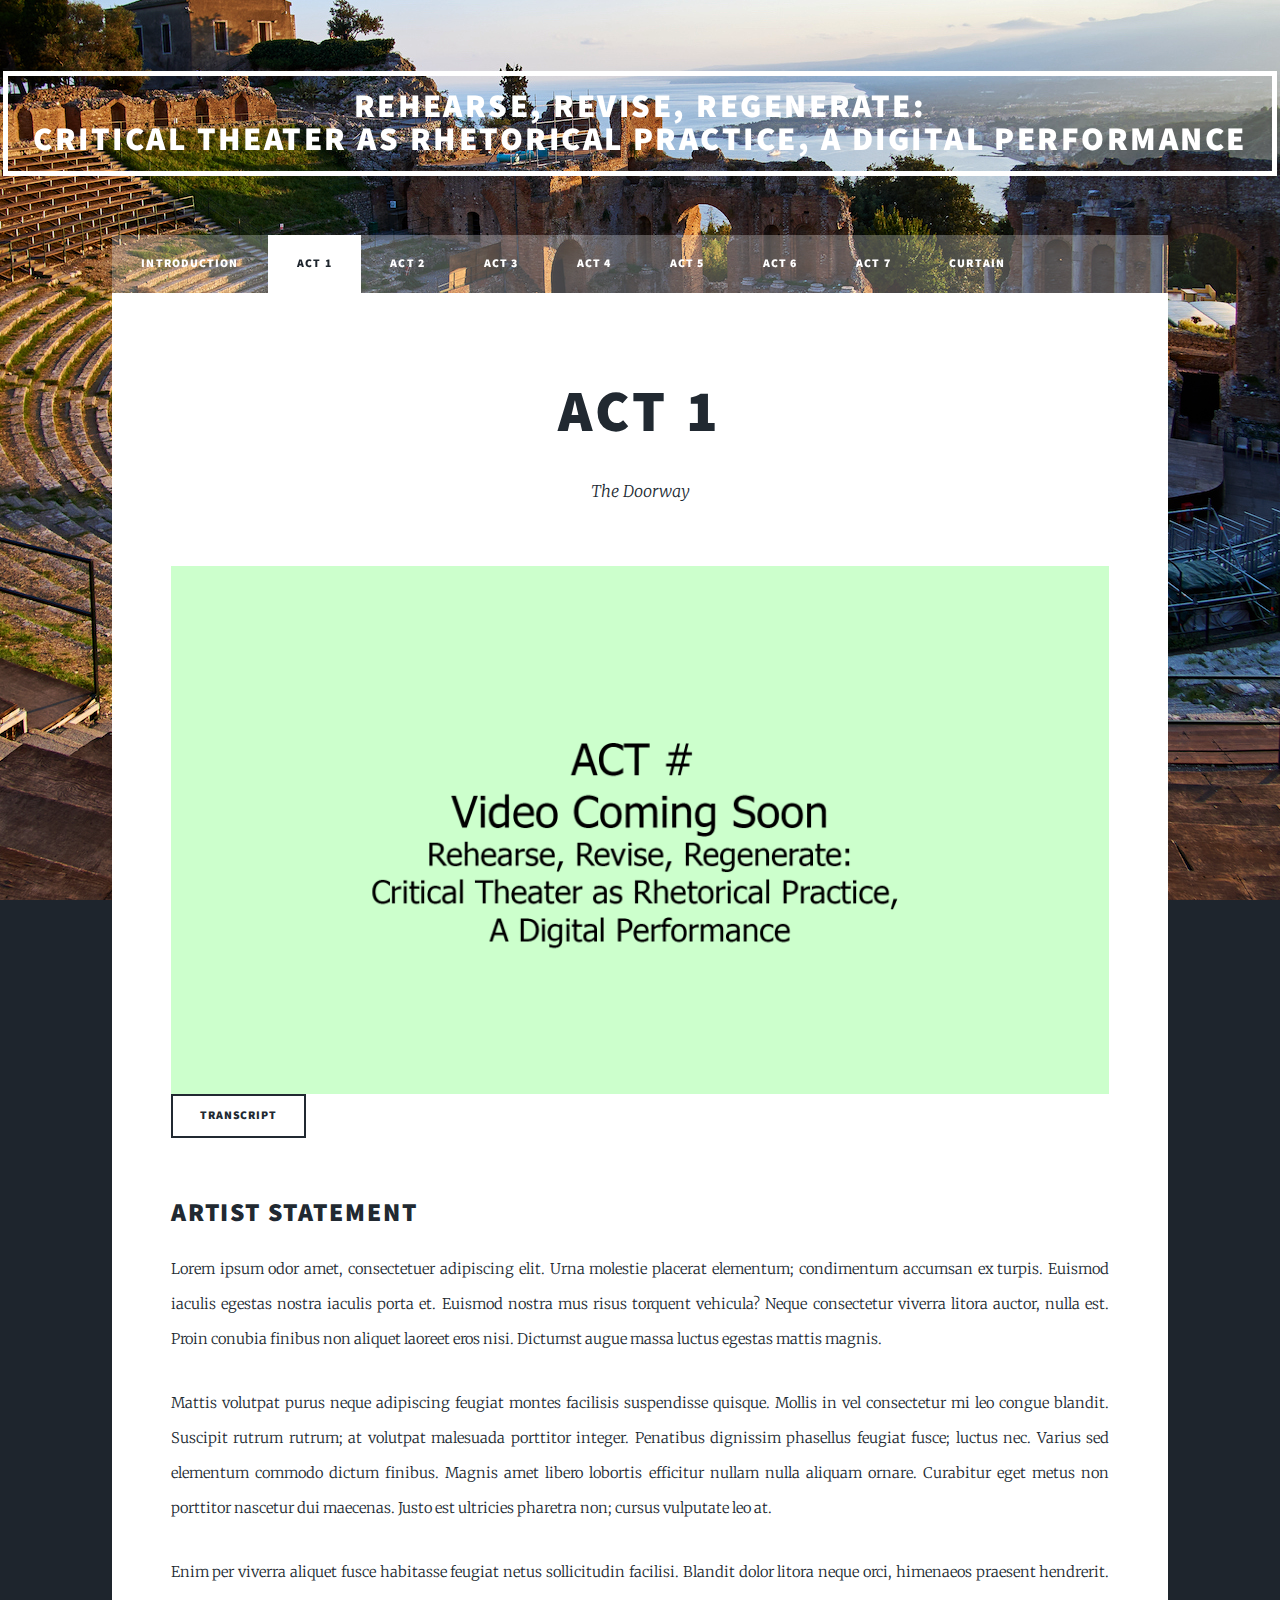
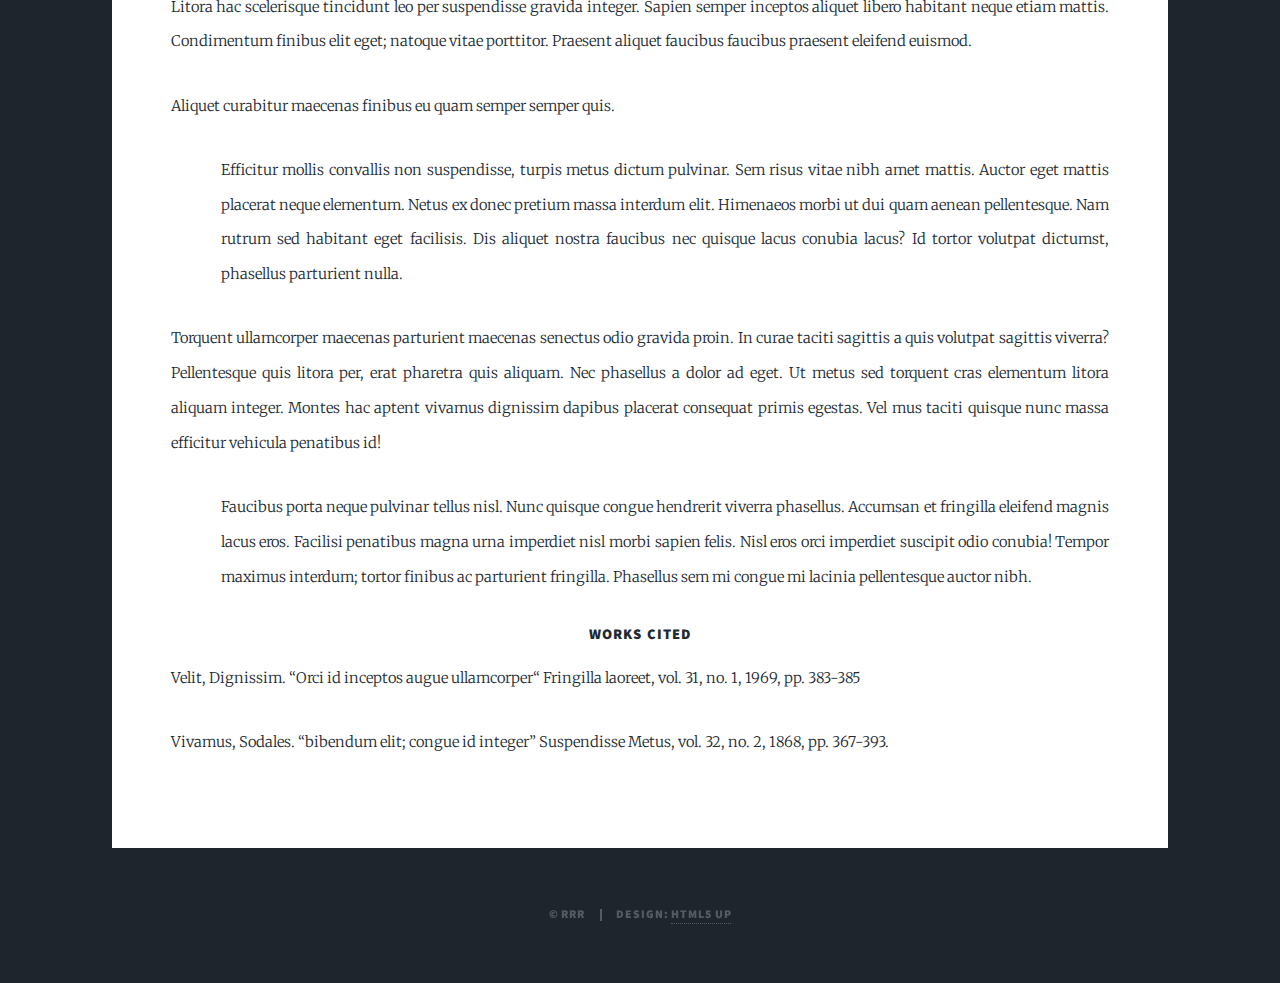
<file: RRR_Act01.html>
<!DOCTYPE HTML>
<!--
	Massively by HTML5 UP
	html5up.net | @ajlkn
	Free for personal and commercial use under the CCA 3.0 license (html5up.net/license)
-->
<html>
	<head>
		<title>Act 1: The Doorway</title>
		<meta charset="utf-8" />
		<meta name="viewport" content="width=device-width, initial-scale=1, user-scalable=no" />
		<link rel="stylesheet" href="assets/css/main.css" />
		<noscript><link rel="stylesheet" href="assets/css/noscript.css" /></noscript>
		<style>
.container {
  position: relative;
  width: 100%;
  overflow: hidden;
  padding-top: 56.25%; /* 16:9 Aspect Ratio */
}

.responsive-iframe {
  position: absolute;
  top: 0;
  left: 0;
  bottom: 0;
  right: 0;
  width: 100%;
  height: 100%;
  border: none;
}
</style>
	</head>
	<body class="is-preload">

		<!-- Wrapper -->
			<div id="wrapper">

				<!-- Header -->
					<header id="header">
						<a href="index.html" class="logo">Rehearse, Revise, Regenerate:<br>
						Critical Theater as Rhetorical Practice, A Digital Performance</a>
					</header>

				<!-- Nav -->
					<nav id="nav">
						<ul class="links">
							<li><a href="index.html">Introduction</a></li>
							<li class="active"><a href="RRR_Act01.html">Act 1</a></li>
							<li><a href="RRR_Act02.html">Act 2</a></li>
							<li><a href="RRR_Act03.html">Act 3</a></li>
							<li><a href="RRR_Act04.html">Act 4</a></li>
							<li><a href="RRR_Act05.html">Act 5</a></li>
							<li><a href="RRR_Act06.html">Act 6</a></li>
							<li><a href="RRR_Act07.html">Act 7</a></li>
							<li><a href="RRR_Curtain.html">Curtain</a></li>
						</ul>
					</nav>

				<!-- Main -->
					<div id="main">

						<!-- Post -->
					  <section class="post">
								<header class="major">
									<h1>Act 1</h1>
									<p>The Doorway</p>
								</header>

								<div class="image main"><img src="images/RRR_videoPlaceholder.png" alt=""/>
						  
								<a href="assets/RRR_Transcripts/Transcripts_placeholders.pdf" title="Transcripts Placeholders" target="_blank" class="button style1">transcript</a></div>
						 		
								<div> <h2>Artist Statement</h2></div>
								<p>Lorem ipsum odor amet, consectetuer adipiscing elit. Urna molestie placerat elementum; condimentum accumsan ex turpis. Euismod iaculis egestas nostra iaculis porta et. Euismod nostra mus risus torquent vehicula? Neque consectetur viverra litora auctor, nulla est. Proin conubia finibus non aliquet laoreet eros nisi. Dictumst augue massa luctus egestas mattis magnis.</p>
								
								<p>Mattis volutpat purus neque adipiscing feugiat montes facilisis suspendisse quisque. Mollis in vel consectetur mi leo congue blandit. Suscipit rutrum rutrum; at volutpat malesuada porttitor integer. Penatibus dignissim phasellus feugiat fusce; luctus nec. Varius sed elementum commodo dictum finibus. Magnis amet libero lobortis efficitur nullam nulla aliquam ornare. Curabitur eget metus non porttitor nascetur dui maecenas. Justo est ultricies pharetra non; cursus vulputate leo at.</p>
									
								<p>Enim per viverra aliquet fusce habitasse feugiat netus sollicitudin facilisi. Blandit dolor litora neque orci, himenaeos praesent hendrerit. Litora hac scelerisque tincidunt leo per suspendisse gravida integer. Sapien semper inceptos aliquet libero habitant neque etiam mattis. Condimentum finibus elit eget; natoque vitae porttitor. Praesent aliquet faucibus faucibus praesent eleifend euismod.</p>
							
								<p>Aliquet curabitur maecenas finibus eu quam semper semper quis.</p>
									
								<p style="margin-left: 50px;">Efficitur mollis convallis non suspendisse, turpis metus dictum pulvinar. Sem risus vitae nibh amet mattis. Auctor eget mattis placerat neque elementum. Netus ex donec pretium massa interdum elit. Himenaeos morbi ut dui quam aenean pellentesque. Nam rutrum sed habitant eget facilisis. Dis aliquet nostra faucibus nec quisque lacus conubia lacus? Id tortor volutpat dictumst, phasellus parturient nulla.</p>
							
								<p>Torquent ullamcorper maecenas parturient maecenas senectus odio gravida proin. In curae taciti sagittis a quis volutpat sagittis viverra? Pellentesque quis litora per, erat pharetra quis aliquam. Nec phasellus a dolor ad eget. Ut metus sed torquent cras elementum litora aliquam integer. Montes hac aptent vivamus dignissim dapibus placerat consequat primis egestas. Vel mus taciti quisque nunc massa efficitur vehicula penatibus id!</p>
								
								<p style="margin-left: 50px;">Faucibus porta neque pulvinar tellus nisl. Nunc quisque congue hendrerit viverra phasellus. Accumsan et fringilla eleifend magnis lacus eros. Facilisi penatibus magna urna imperdiet nisl morbi sapien felis. Nisl eros orci imperdiet suscipit odio conubia! Tempor maximus interdum; tortor finibus ac parturient fringilla. Phasellus sem mi congue mi lacinia pellentesque auctor nibh.</p>
								
<h4 style="text-align:center">Works Cited</h4>
						
						<div style = "text-indent: -36px; padding-left: 36px;">
							<p>Velit, Dignissim.  &ldquo;Orci id inceptos augue ullamcorper&ldquo; Fringilla laoreet, vol. 31, no. 1, 1969, pp. 383-385</p>
				
						  <p>Vivamus, Sodales. &ldquo;bibendum elit; congue id integer&rdquo; Suspendisse Metus, vol. 32, no. 2, 1868, pp. 367-393.</p>
						</div>
					  </section>
								
				</div>
				<!-- Footer -->
				<!-- Copyright -->
					<div id="copyright">
						<ul><li>&copy; RRR</li><li>Design: <a href="https://html5up.net">HTML5 UP</a></li></ul>
					</div>
	</div>

		<!-- Scripts -->
			<script src="assets/js/jquery.min.js"></script>
			<script src="assets/js/jquery.scrollex.min.js"></script>
			<script src="assets/js/jquery.scrolly.min.js"></script>
			<script src="assets/js/browser.min.js"></script>
			<script src="assets/js/breakpoints.min.js"></script>
			<script src="assets/js/util.js"></script>
			<script src="assets/js/main.js"></script>

	</body>
</html>
</file>
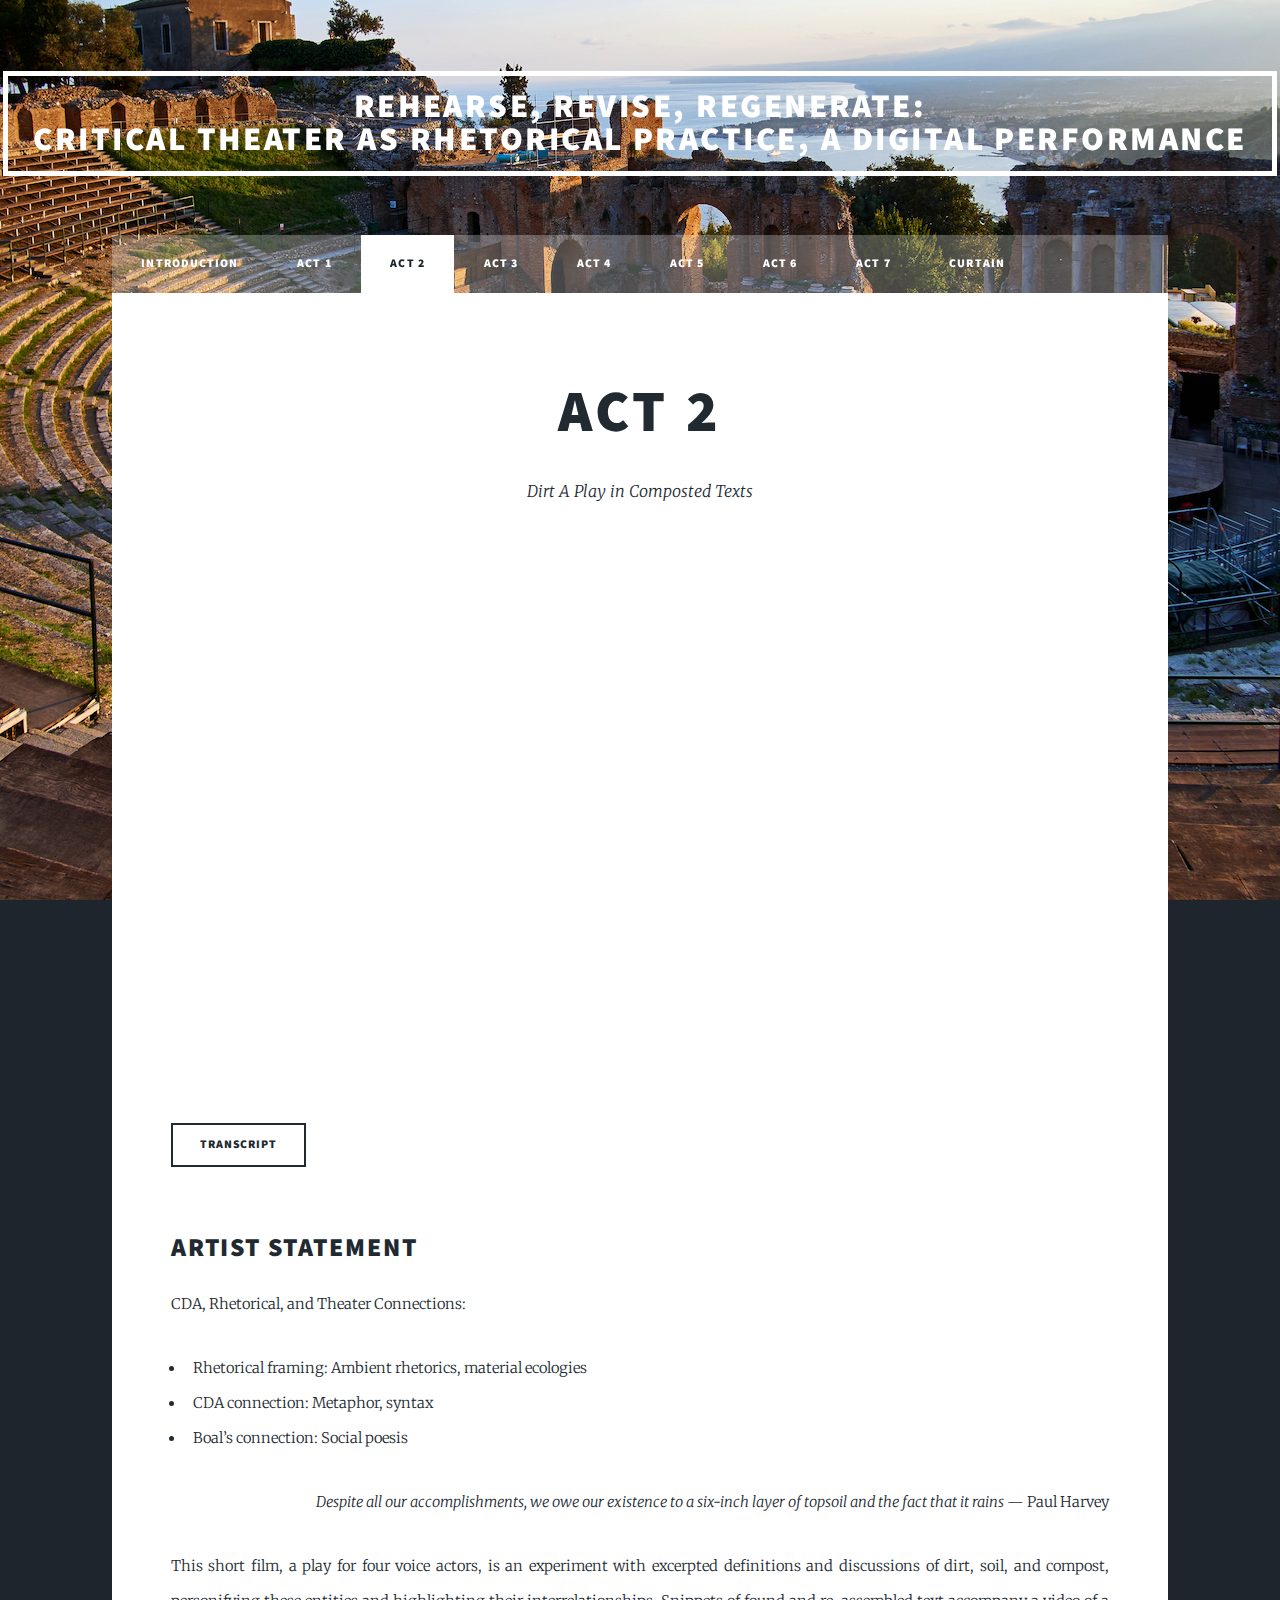
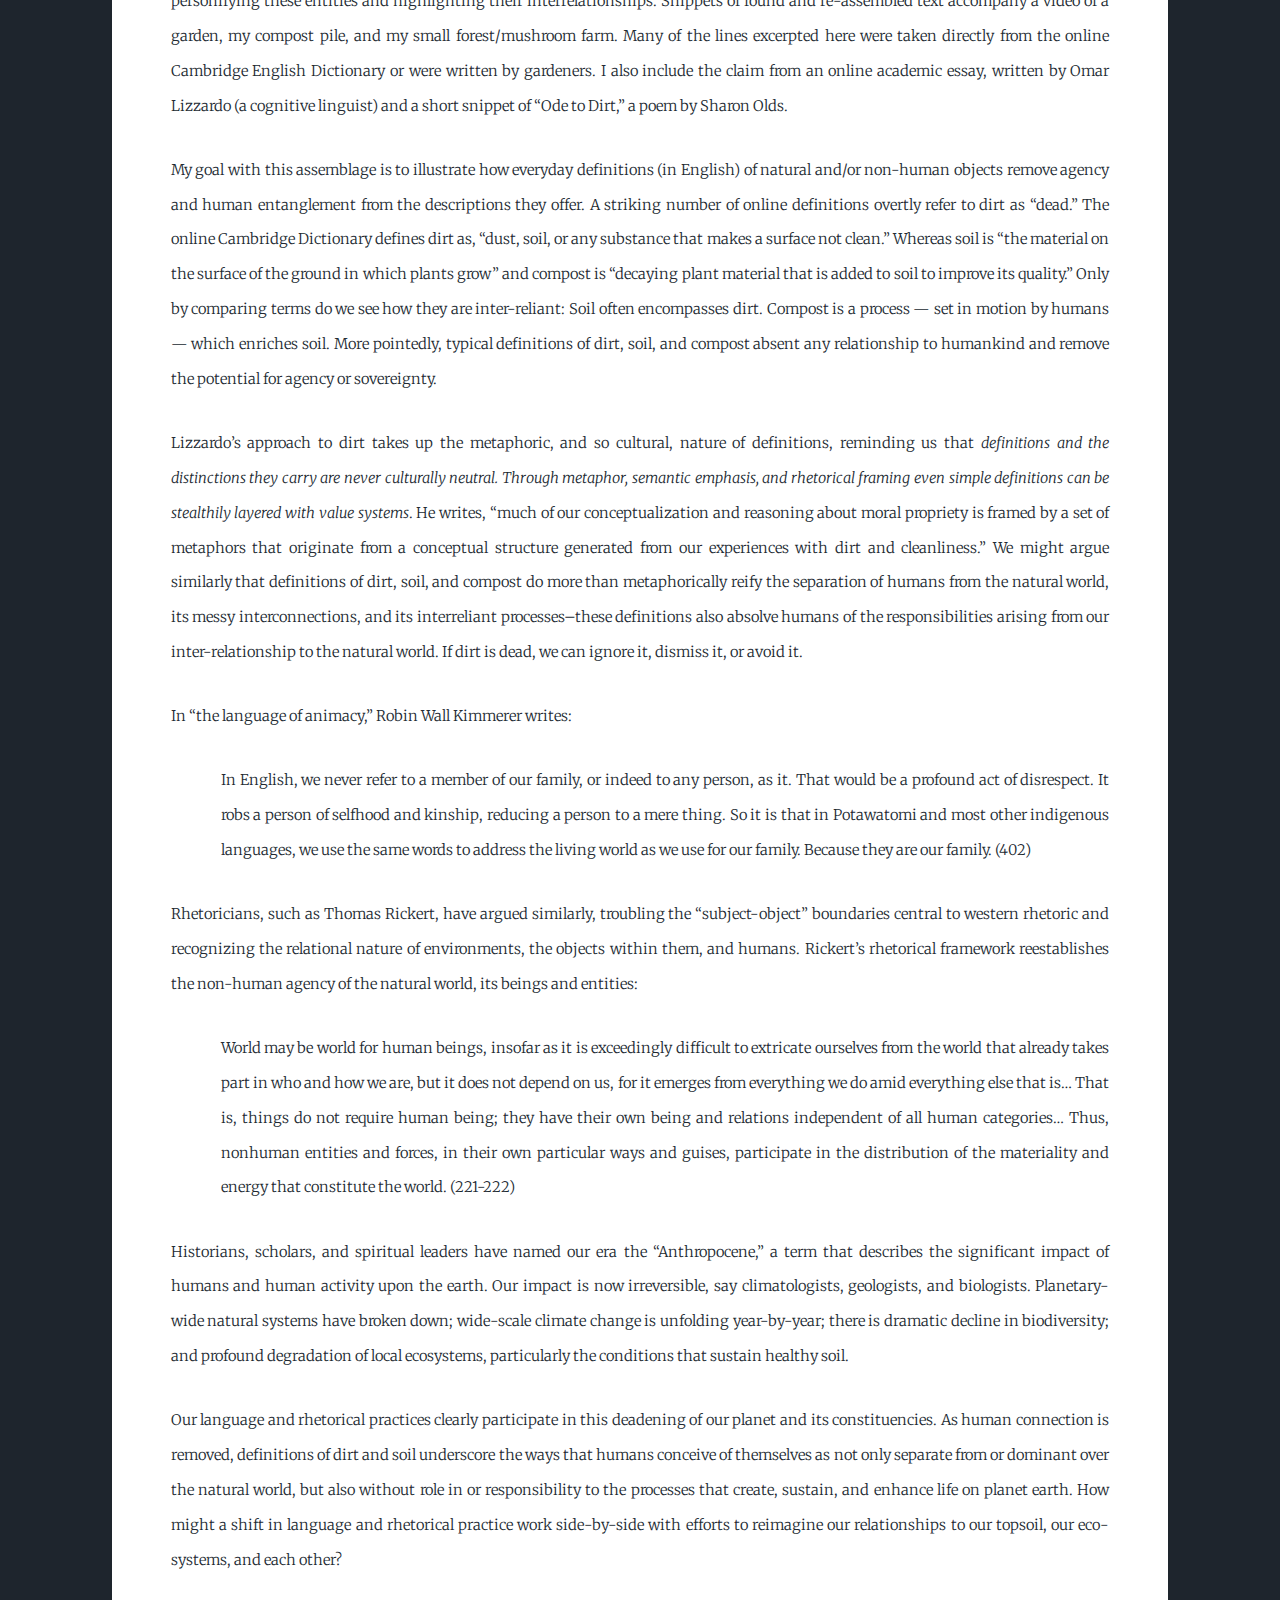
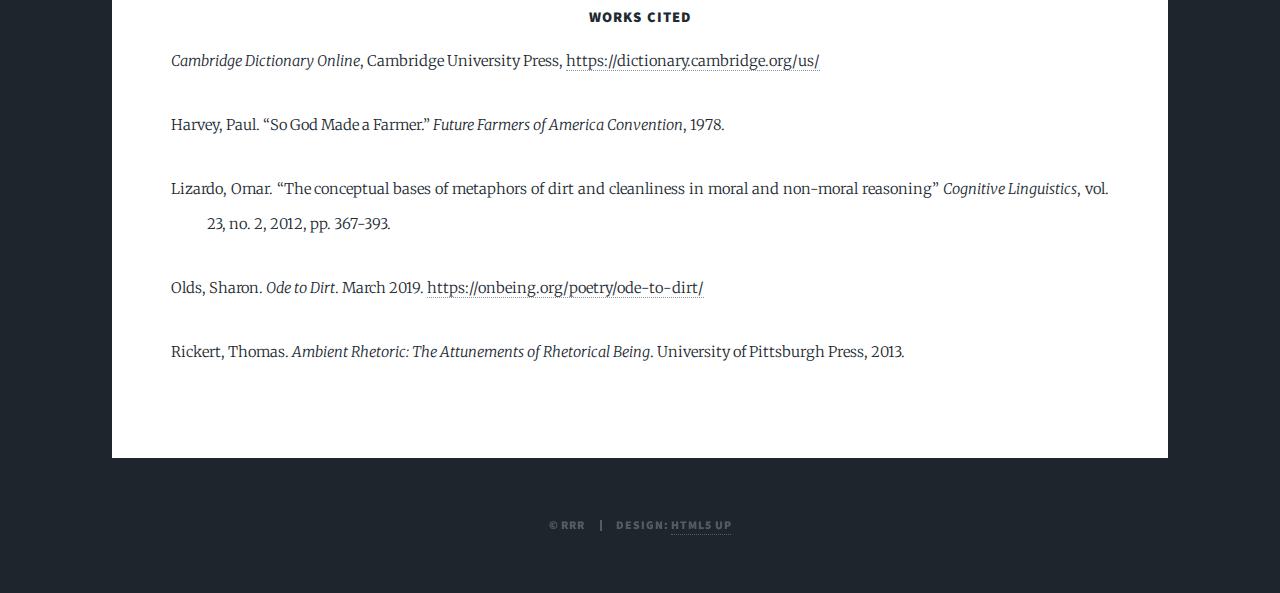
<file: RRR_Act02.html>
<!DOCTYPE HTML>
<!--
	Massively by HTML5 UP
	html5up.net | @ajlkn
	Free for personal and commercial use under the CCA 3.0 license (html5up.net/license)
-->
<html>
	<head>
		<title>Act 2: Dirt A Play in Composted Texts</title>
		<meta charset="utf-8" />
		<meta name="viewport" content="width=device-width, initial-scale=1, user-scalable=no" />
		<link rel="stylesheet" href="assets/css/main.css" />
		<noscript><link rel="stylesheet" href="assets/css/noscript.css" /></noscript>
		<style>
.container {
  position: relative;
  width: 100%;
  overflow: hidden;
  padding-top: 56.25%; /* 16:9 Aspect Ratio */
}

.responsive-iframe {
  position: absolute;
  top: 0;
  left: 0;
  bottom: 0;
  right: 0;
  width: 100%;
  height: 100%;
  border: none;
}
</style>
	</head>
	<body class="is-preload">

		<!-- Wrapper -->
			<div id="wrapper">

				<!-- Header -->
					<header id="header">
						<a href="index.html" class="logo">Rehearse, Revise, Regenerate:<br>
						Critical Theater as Rhetorical Practice, A Digital Performance</a>
					</header>

				<!-- Nav -->
					<nav id="nav">
						<ul class="links">
							<li><a href="index.html">Introduction</a></li>
							<li><a href="RRR_Act01.html">Act 1</a></li>
							<li class="active"><a href="RRR_Act02.html">Act 2</a></li>
							<li><a href="RRR_Act03.html">Act 3</a></li>
							<li><a href="RRR_Act04.html">Act 4</a></li>
							<li><a href="RRR_Act05.html">Act 5</a></li>
							<li><a href="RRR_Act06.html">Act 6</a></li>
							<li><a href="RRR_Act07.html">Act 7</a></li>
							<li><a href="RRR_Curtain.html">Curtain</a></li>
						</ul>
					</nav>

				<!-- Main -->
					<div id="main">

						<!-- Post -->
							<section class="post">
								<header class="major">
									<h1>Act 2</h1>
									<p>Dirt A Play in Composted Texts</p>
								</header>
<!--								<div class="image main"><img src="images/pic01.jpg" alt="" /></div>-->
								
								<div class="container"> 
									<p><iframe class="responsive-iframe" src="https://www.youtube.com/embed/w3jyMuqt4WA?si=3b8FLJZ_fVZxJI7V" title="Dirt A Play in Composted Text" frameborder="0" allow="accelerometer; autoplay; clipboard-write; encrypted-media; gyroscope; picture-in-picture; web-share" referrerpolicy="strict-origin-when-cross-origin" allowfullscreen></iframe></p>
					  			</div>
								
								<div><a href="assets/RRR_Transcripts/Transcript_Dirt, A Play of Composted Texts.pdf" title="Transcript: Measured Misconduct" target="_blank" class="button style1">transcript</a></div>
					
								<p>&nbsp;</p>
								
							  	<div><h2>Artist Statement</h2></div>
								
								<p>CDA, Rhetorical, and Theater Connections:
									<ul>
										<li>Rhetorical framing: Ambient rhetorics, material ecologies</li>
										<li>CDA connection: Metaphor, syntax</li>
										<li>Boal’s connection: Social poesis</li>
									</ul>
								</p>
								<p class="align-right"><em>Despite all our accomplishments, we owe our existence to a six-inch layer of topsoil and the fact that it rains</em> &mdash; Paul Harvey</p>

								
						  	  	<p>This short film, a play for four voice actors, is an experiment with excerpted definitions and discussions of dirt, soil, and compost, personifying these entities and highlighting their 	interrelationships. Snippets of found and re-assembled text accompany a video of a garden, my compost pile, and my small forest/mushroom farm. Many of the lines excerpted here were taken directly from the online Cambridge English Dictionary or were written by gardeners. I also include the claim from an online academic essay, written by Omar Lizzardo (a cognitive linguist) and a short snippet of “Ode to Dirt,” a poem by Sharon Olds.</p>
								
								<p>My goal with this assemblage is to illustrate how everyday definitions (in English) of natural and/or non-human objects remove agency and human entanglement from the descriptions they offer. A striking number of online definitions overtly refer to dirt as “dead.” The online Cambridge Dictionary defines dirt as, “dust, soil, or any substance that makes a surface not clean.” Whereas soil is “the material on the surface of the ground in which plants grow” and compost is “decaying plant material that is added to soil to improve its quality.” Only by comparing terms do we see how they are inter-reliant: Soil often encompasses dirt. Compost is a process &mdash; set in motion by humans &mdash; which enriches soil. More pointedly, typical definitions of dirt, soil, and compost absent any relationship to humankind and remove the potential for agency or sovereignty.</p>
									
								<p> Lizzardo’s approach to dirt takes up the metaphoric, and so cultural, nature of definitions, reminding us that <em>definitions and the distinctions they carry are never culturally neutral. Through metaphor, semantic emphasis, and rhetorical framing even simple definitions can be stealthily layered with value systems</em>. He writes, “much of our conceptualization and reasoning about moral propriety is framed by a set of metaphors that originate from a conceptual structure generated from our experiences with dirt and cleanliness.” We might argue similarly that definitions of dirt, soil, and compost do more than metaphorically reify the separation of humans from the natural world, its messy interconnections, and its interreliant processes–these definitions also absolve humans of the responsibilities arising from our inter-relationship to the natural world. If dirt is dead, we can ignore it, dismiss it, or avoid it.</p>
							
								<p>In “the language of animacy,” Robin Wall Kimmerer writes:</p>
									
								<p style="margin-left: 50px;">In English, we never refer to a member of our family, or indeed to any person, as it. That would be a profound act of disrespect. It robs a person of selfhood and kinship, reducing a person to a mere thing. So it is that in Potawatomi and most other indigenous languages, we use the same words to address the living world as we use for our family. Because they are our family. (402)</p>
							
								<p>Rhetoricians, such as Thomas Rickert, have argued similarly, troubling the “subject-object” boundaries central to western rhetoric and recognizing the relational nature of environments, the objects within them, and humans. Rickert’s rhetorical framework reestablishes the non-human agency of the natural world, its beings and entities:</p>
								
								<p style="margin-left: 50px;">World may be world for human beings, insofar as it is exceedingly difficult to extricate ourselves from the world that already takes part in who and how we are, but it does not depend on us, for it emerges from everything we do amid everything else that is&#8230; That is, things do not require human being; they have their own being and relations independent of all human categories&#8230; Thus, nonhuman entities and forces, in their own particular ways and guises, participate in the distribution of the materiality and energy that constitute the world. (221-222)</p>
								
								<p>Historians, scholars, and spiritual leaders have named our era the &ldquo;Anthropocene,&rdquo; a term that describes the significant impact of humans and human activity upon the earth. Our impact is now irreversible, say climatologists, geologists, and biologists. Planetary-wide natural systems have broken down; wide-scale climate change is unfolding year-by-year; there is dramatic decline in biodiversity; and profound degradation of local ecosystems, particularly the conditions that sustain healthy soil.</p>
								
								<p>Our language and rhetorical practices clearly participate in this deadening of our planet and its constituencies. As human connection is removed, definitions of dirt and soil underscore the ways that humans conceive of themselves as not only separate from or dominant over the natural world, but also without role in or responsibility to the processes that create, sustain, and enhance life on planet earth. How might a shift in language and rhetorical practice work side-by-side with efforts to reimagine our relationships to our topsoil, our eco-systems, and each other?</p>
								
			<h4 style="text-align:center">Works Cited</h4>
						
							  <div style = "text-indent: -36px; padding-left: 36px;">
								<p><em>Cambridge Dictionary Online</em>, Cambridge University Press, <a href="https://dictionary.cambridge.org/us/" target="_blank">https://dictionary.cambridge.org/us/</a></p>
								<p>Harvey, Paul. &ldquo;So God Made a Farmer.&rdquo; <em>Future Farmers of America Convention</em>, 1978.</p>
								<p>Lizardo, Omar. &ldquo;The conceptual bases of metaphors of dirt and cleanliness in moral and non-moral reasoning&rdquo; <em>Cognitive Linguistics</em>, vol. 23, no. 2, 2012, pp. 367-393.</p>
							  	<p>Olds, Sharon. <em>Ode to Dirt</em>. March 2019. <a href="https://onbeing.org/poetry/ode-to-dirt/" target="_blank">https://onbeing.org/poetry/ode-to-dirt/</a></p>
								<p>Rickert, Thomas. <em>Ambient Rhetoric: The Attunements of Rhetorical Being</em>. University of Pittsburgh Press, 2013.</p>
							  </div>
					  </section>
								
				</div>
				<!-- Footer -->
				<!-- Copyright -->
					<div id="copyright">
						<ul><li>&copy; RRR</li><li>Design: <a href="https://html5up.net">HTML5 UP</a></li></ul>
					</div>
	</div>

		<!-- Scripts -->
			<script src="assets/js/jquery.min.js"></script>
			<script src="assets/js/jquery.scrollex.min.js"></script>
			<script src="assets/js/jquery.scrolly.min.js"></script>
			<script src="assets/js/browser.min.js"></script>
			<script src="assets/js/breakpoints.min.js"></script>
			<script src="assets/js/util.js"></script>
			<script src="assets/js/main.js"></script>

	</body>
</html>
</file>
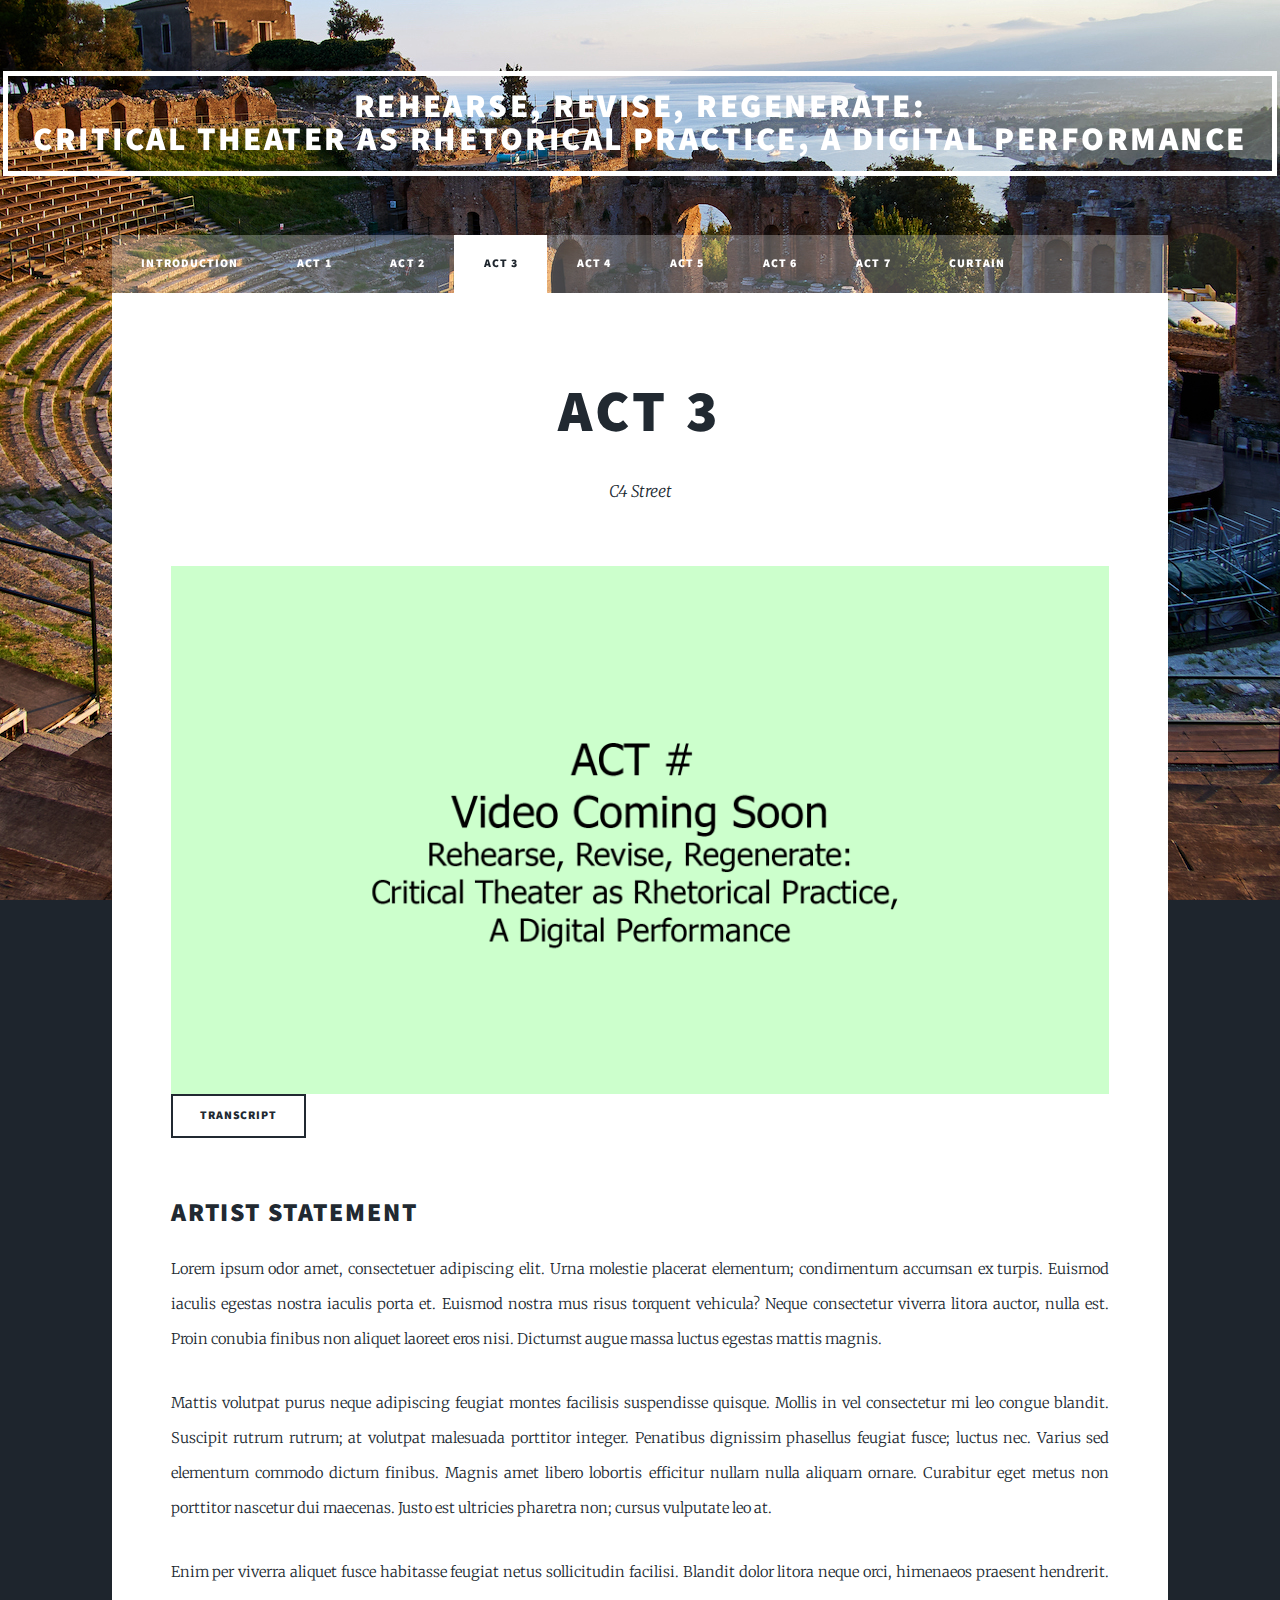
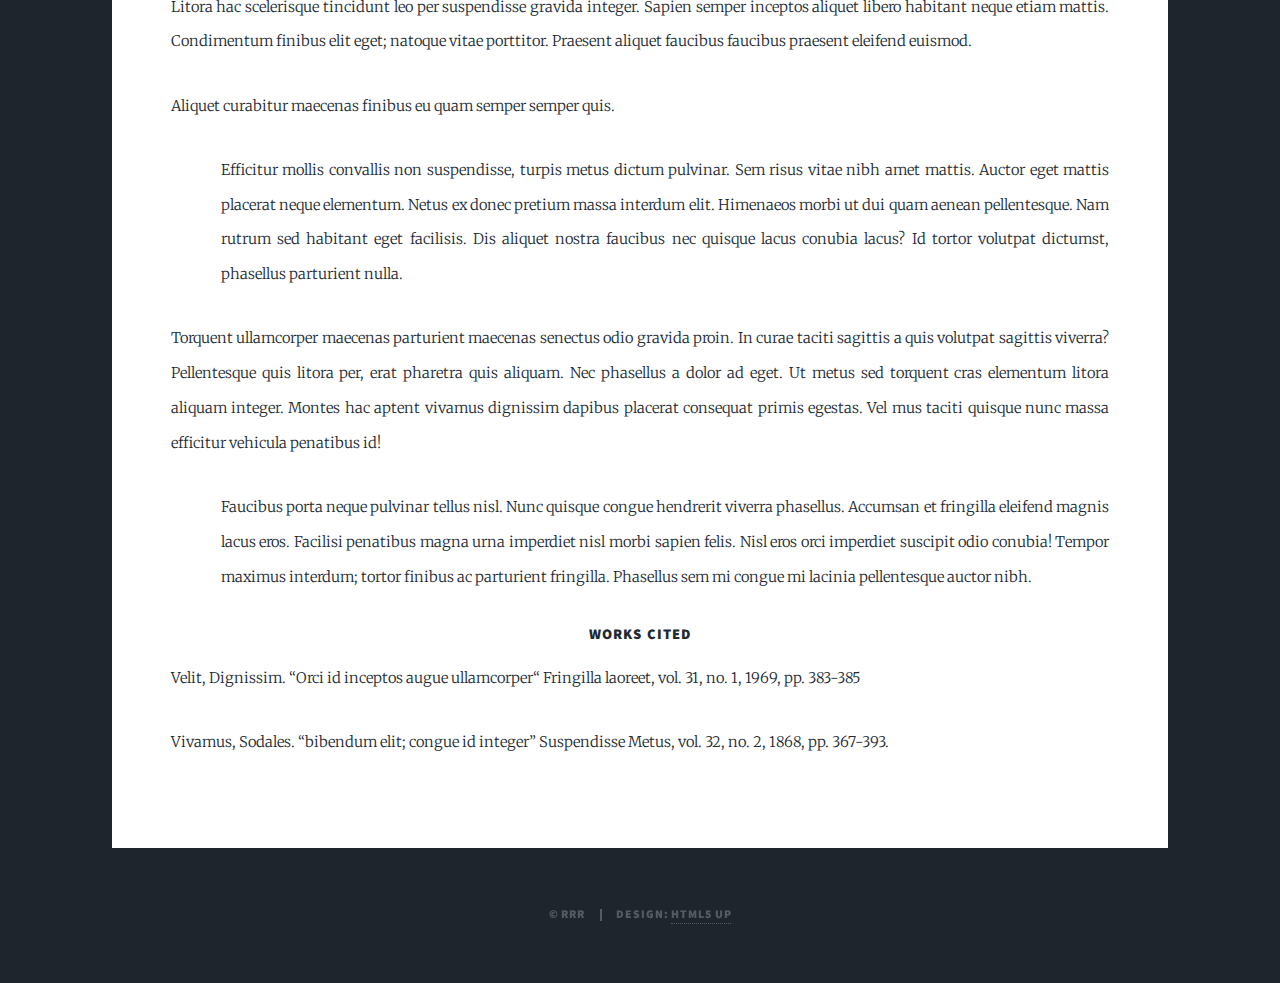
<file: RRR_Act03.html>
<!DOCTYPE HTML>
<!--
	Massively by HTML5 UP
	html5up.net | @ajlkn
	Free for personal and commercial use under the CCA 3.0 license (html5up.net/license)
-->
<html>
	<head>
		<title>Act 3: C4 Street</title>
		<meta charset="utf-8" />
		<meta name="viewport" content="width=device-width, initial-scale=1, user-scalable=no" />
		<link rel="stylesheet" href="assets/css/main.css" />
		<noscript><link rel="stylesheet" href="assets/css/noscript.css" /></noscript>
		<style>
.container {
  position: relative;
  width: 100%;
  overflow: hidden;
  padding-top: 56.25%; /* 16:9 Aspect Ratio */
}

.responsive-iframe {
  position: absolute;
  top: 0;
  left: 0;
  bottom: 0;
  right: 0;
  width: 100%;
  height: 100%;
  border: none;
}
</style>
	</head>
	<body class="is-preload">

		<!-- Wrapper -->
			<div id="wrapper">

				<!-- Header -->
					<header id="header">
						<a href="index.html" class="logo">Rehearse, Revise, Regenerate:<br>
						Critical Theater as Rhetorical Practice, A Digital Performance</a>
					</header>

				<!-- Nav -->
					<nav id="nav">
						<ul class="links">
							<li><a href="index.html">Introduction</a></li>
							<li><a href="RRR_Act01.html">Act 1</a></li>
							<li><a href="RRR_Act02.html">Act 2</a></li>
							<li class="active"><a href="RRR_Act03.html">Act 3</a></li>
							<li><a href="RRR_Act04.html">Act 4</a></li>
							<li><a href="RRR_Act05.html">Act 5</a></li>
							<li><a href="RRR_Act06.html">Act 6</a></li>
							<li><a href="RRR_Act07.html">Act 7</a></li>
							<li><a href="RRR_Curtain.html">Curtain</a></li>
						</ul>
					</nav>

				<!-- Main -->
					<div id="main">

						<!-- Post -->
					  <section class="post">
								<header class="major">
									<h1>Act 3</h1>
									<p>C4 Street</p>
								</header>

								<div class="image main"><img src="images/RRR_videoPlaceholder.png" alt=""/>
						  
								<a href="assets/RRR_Transcripts/Transcripts_placeholders.pdf" title="Transcripts Placeholders" target="_blank" class="button style1">transcript</a></div>
						 		
								<div> <h2>Artist Statement</h2></div>
								<p>Lorem ipsum odor amet, consectetuer adipiscing elit. Urna molestie placerat elementum; condimentum accumsan ex turpis. Euismod iaculis egestas nostra iaculis porta et. Euismod nostra mus risus torquent vehicula? Neque consectetur viverra litora auctor, nulla est. Proin conubia finibus non aliquet laoreet eros nisi. Dictumst augue massa luctus egestas mattis magnis.</p>
								
								<p>Mattis volutpat purus neque adipiscing feugiat montes facilisis suspendisse quisque. Mollis in vel consectetur mi leo congue blandit. Suscipit rutrum rutrum; at volutpat malesuada porttitor integer. Penatibus dignissim phasellus feugiat fusce; luctus nec. Varius sed elementum commodo dictum finibus. Magnis amet libero lobortis efficitur nullam nulla aliquam ornare. Curabitur eget metus non porttitor nascetur dui maecenas. Justo est ultricies pharetra non; cursus vulputate leo at.</p>
									
								<p>Enim per viverra aliquet fusce habitasse feugiat netus sollicitudin facilisi. Blandit dolor litora neque orci, himenaeos praesent hendrerit. Litora hac scelerisque tincidunt leo per suspendisse gravida integer. Sapien semper inceptos aliquet libero habitant neque etiam mattis. Condimentum finibus elit eget; natoque vitae porttitor. Praesent aliquet faucibus faucibus praesent eleifend euismod.</p>
							
								<p>Aliquet curabitur maecenas finibus eu quam semper semper quis.</p>
									
								<p style="margin-left: 50px;">Efficitur mollis convallis non suspendisse, turpis metus dictum pulvinar. Sem risus vitae nibh amet mattis. Auctor eget mattis placerat neque elementum. Netus ex donec pretium massa interdum elit. Himenaeos morbi ut dui quam aenean pellentesque. Nam rutrum sed habitant eget facilisis. Dis aliquet nostra faucibus nec quisque lacus conubia lacus? Id tortor volutpat dictumst, phasellus parturient nulla.</p>
							
								<p>Torquent ullamcorper maecenas parturient maecenas senectus odio gravida proin. In curae taciti sagittis a quis volutpat sagittis viverra? Pellentesque quis litora per, erat pharetra quis aliquam. Nec phasellus a dolor ad eget. Ut metus sed torquent cras elementum litora aliquam integer. Montes hac aptent vivamus dignissim dapibus placerat consequat primis egestas. Vel mus taciti quisque nunc massa efficitur vehicula penatibus id!</p>
								
								<p style="margin-left: 50px;">Faucibus porta neque pulvinar tellus nisl. Nunc quisque congue hendrerit viverra phasellus. Accumsan et fringilla eleifend magnis lacus eros. Facilisi penatibus magna urna imperdiet nisl morbi sapien felis. Nisl eros orci imperdiet suscipit odio conubia! Tempor maximus interdum; tortor finibus ac parturient fringilla. Phasellus sem mi congue mi lacinia pellentesque auctor nibh.</p>
								
<h4 style="text-align:center">Works Cited</h4>
						
						<div style = "text-indent: -36px; padding-left: 36px;">
							<p>Velit, Dignissim.  &ldquo;Orci id inceptos augue ullamcorper&ldquo; Fringilla laoreet, vol. 31, no. 1, 1969, pp. 383-385</p>
				
						  <p>Vivamus, Sodales. &ldquo;bibendum elit; congue id integer&rdquo; Suspendisse Metus, vol. 32, no. 2, 1868, pp. 367-393.</p>
						</div>
					  </section>
								
				</div>
				<!-- Footer -->
				<!-- Copyright -->
					<div id="copyright">
						<ul><li>&copy; RRR</li><li>Design: <a href="https://html5up.net">HTML5 UP</a></li></ul>
					</div>
	</div>

		<!-- Scripts -->
			<script src="assets/js/jquery.min.js"></script>
			<script src="assets/js/jquery.scrollex.min.js"></script>
			<script src="assets/js/jquery.scrolly.min.js"></script>
			<script src="assets/js/browser.min.js"></script>
			<script src="assets/js/breakpoints.min.js"></script>
			<script src="assets/js/util.js"></script>
			<script src="assets/js/main.js"></script>

	</body>
</html>
</file>
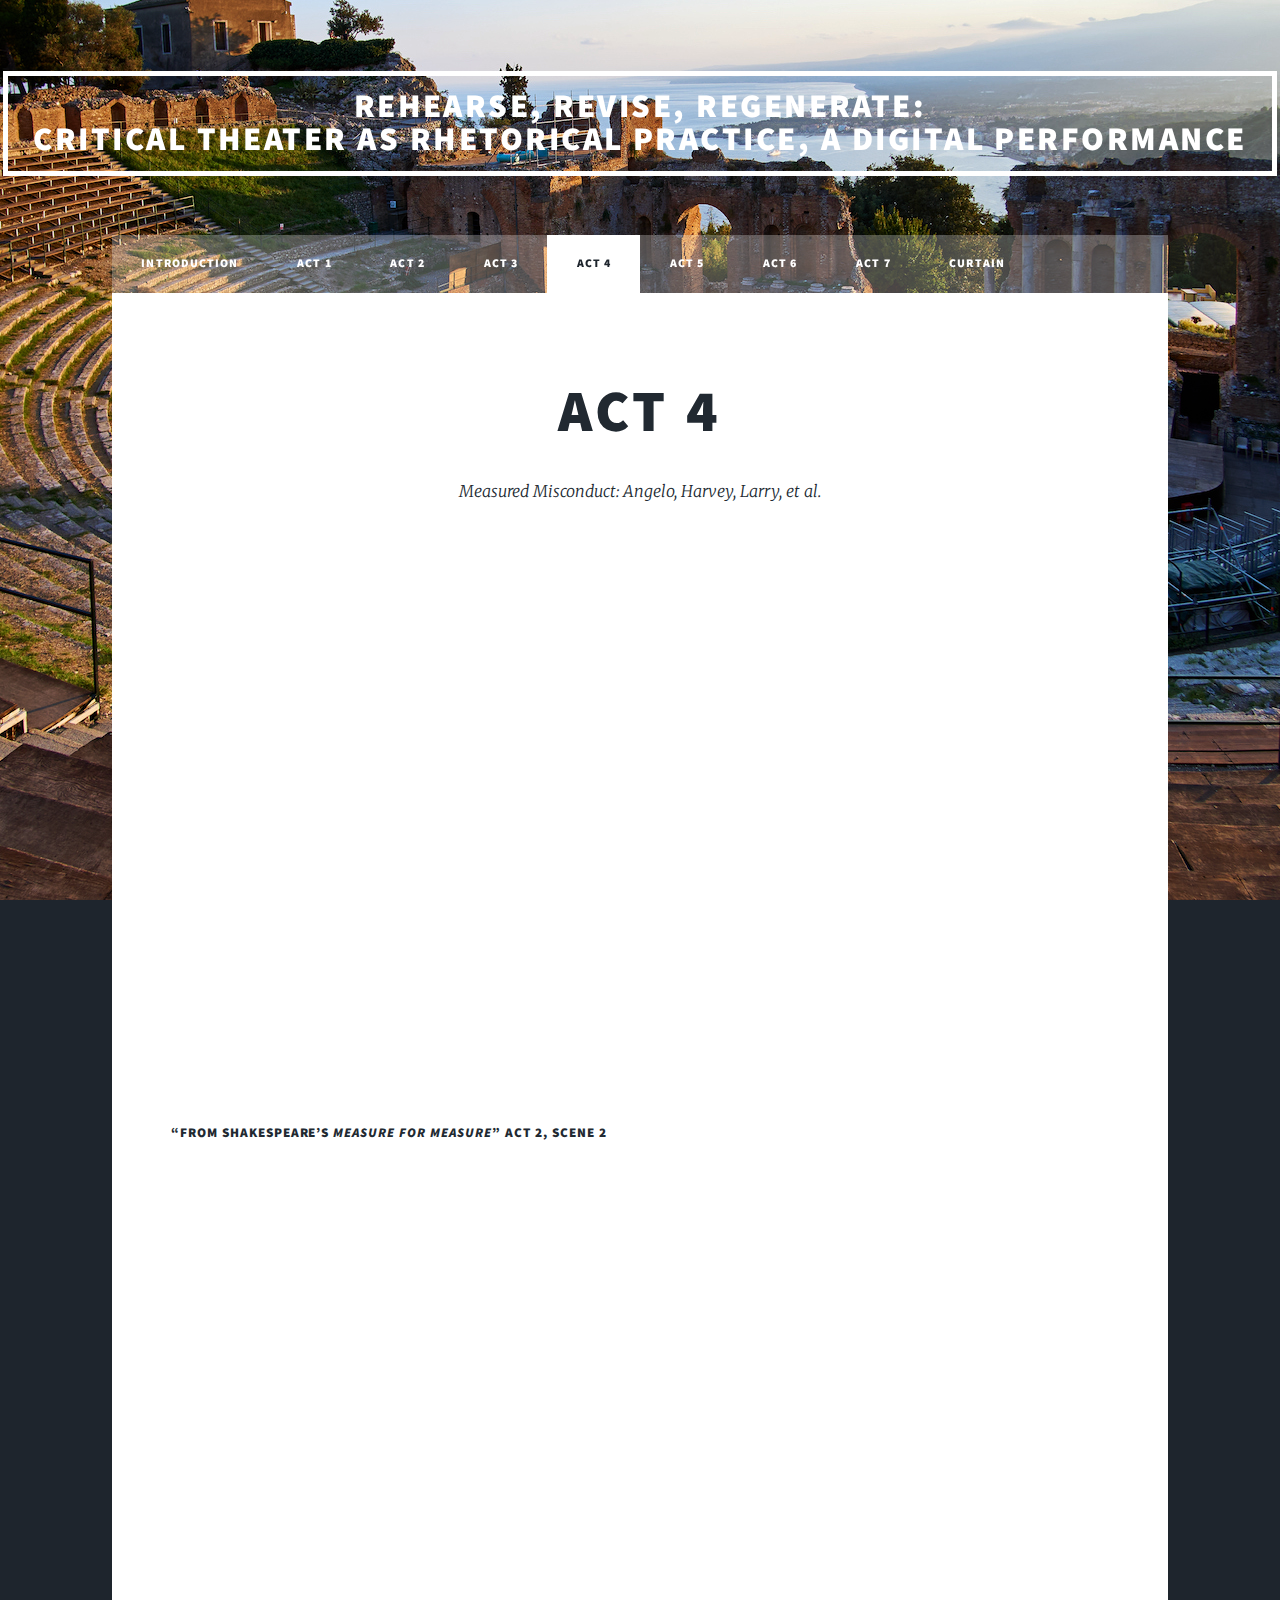
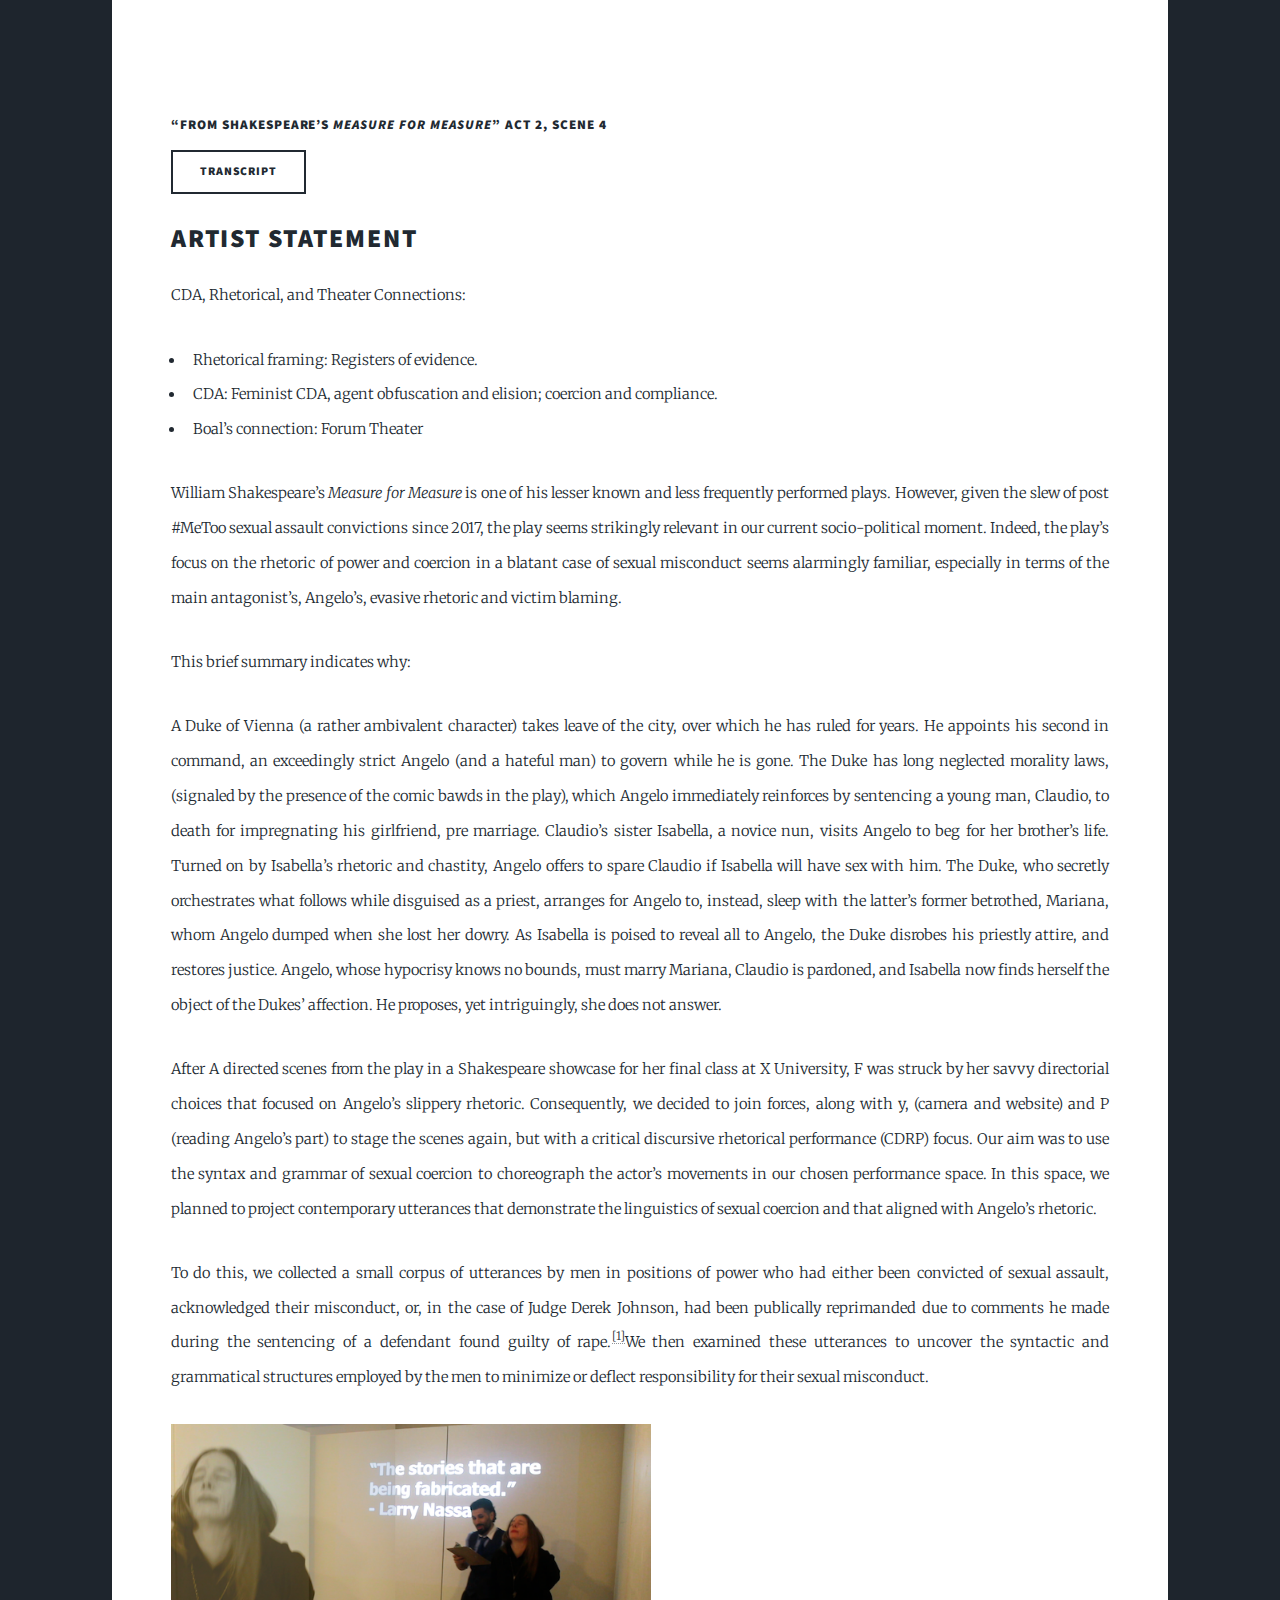
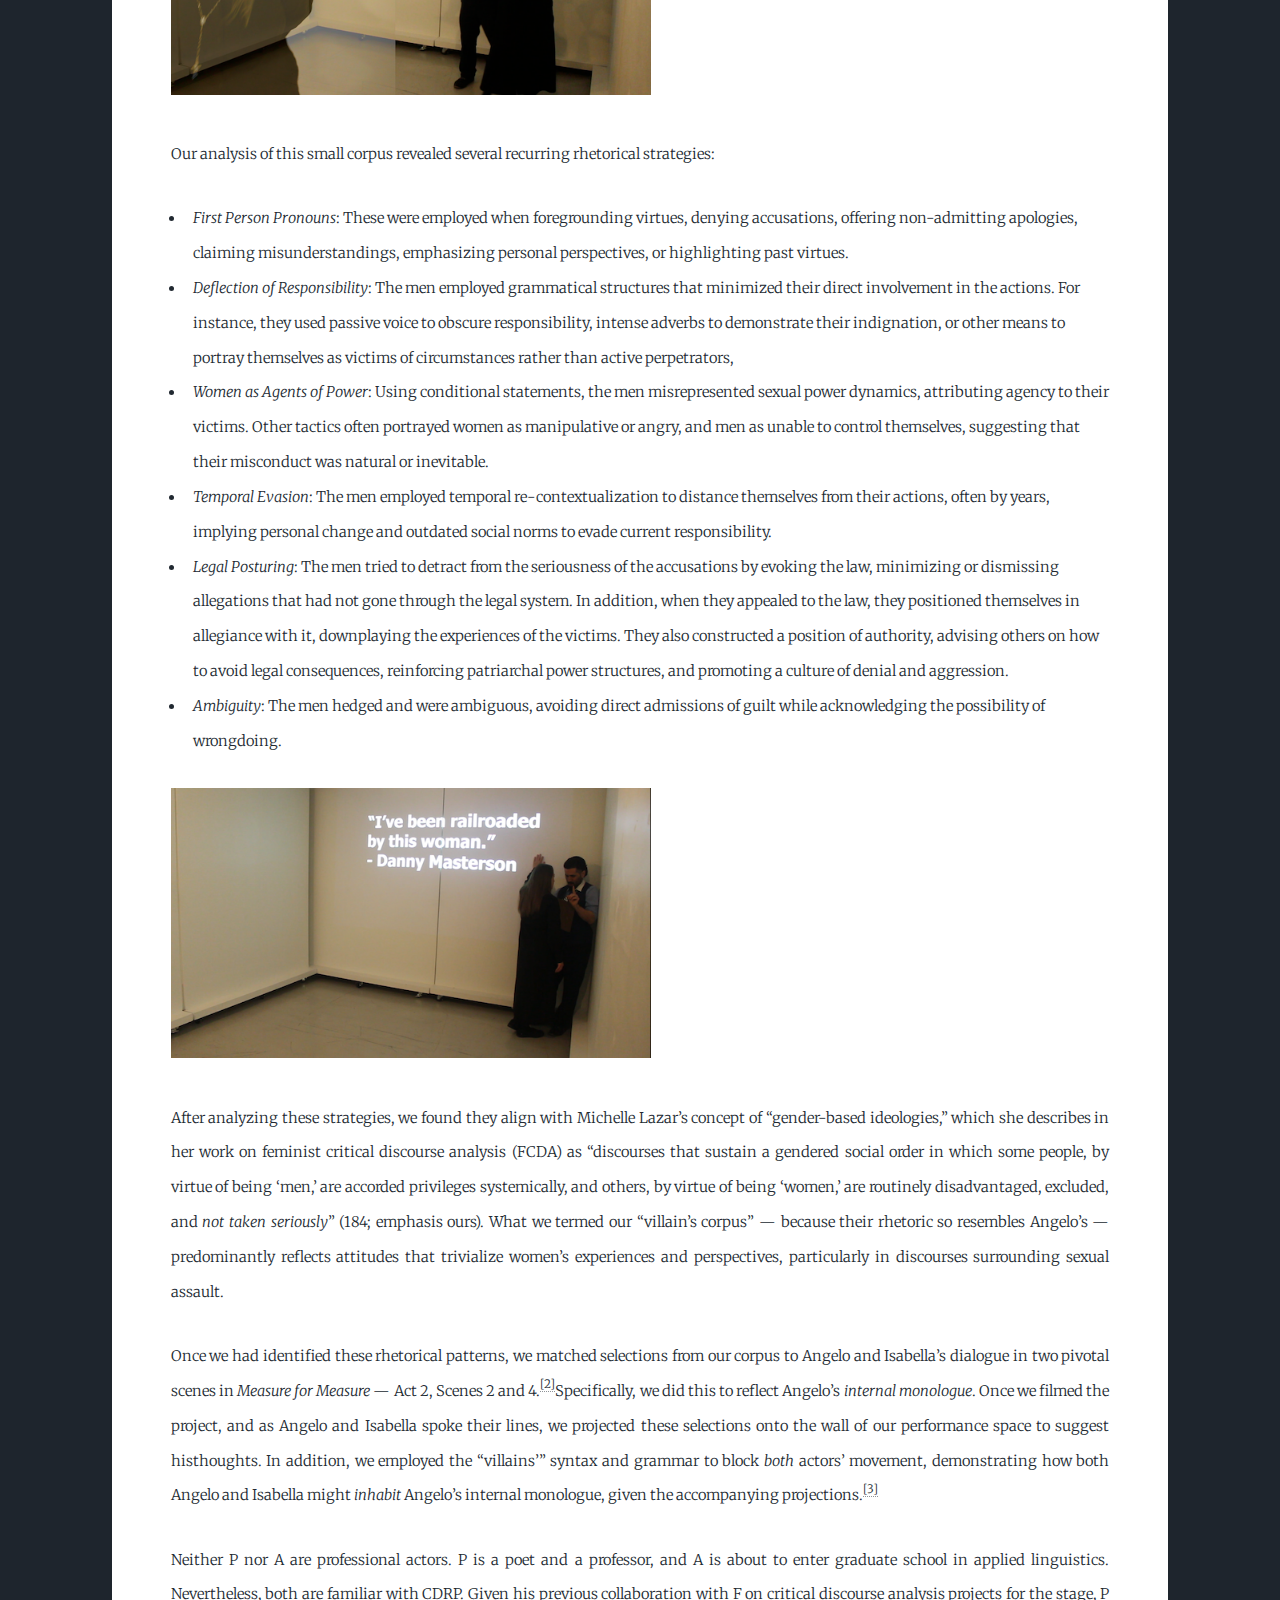
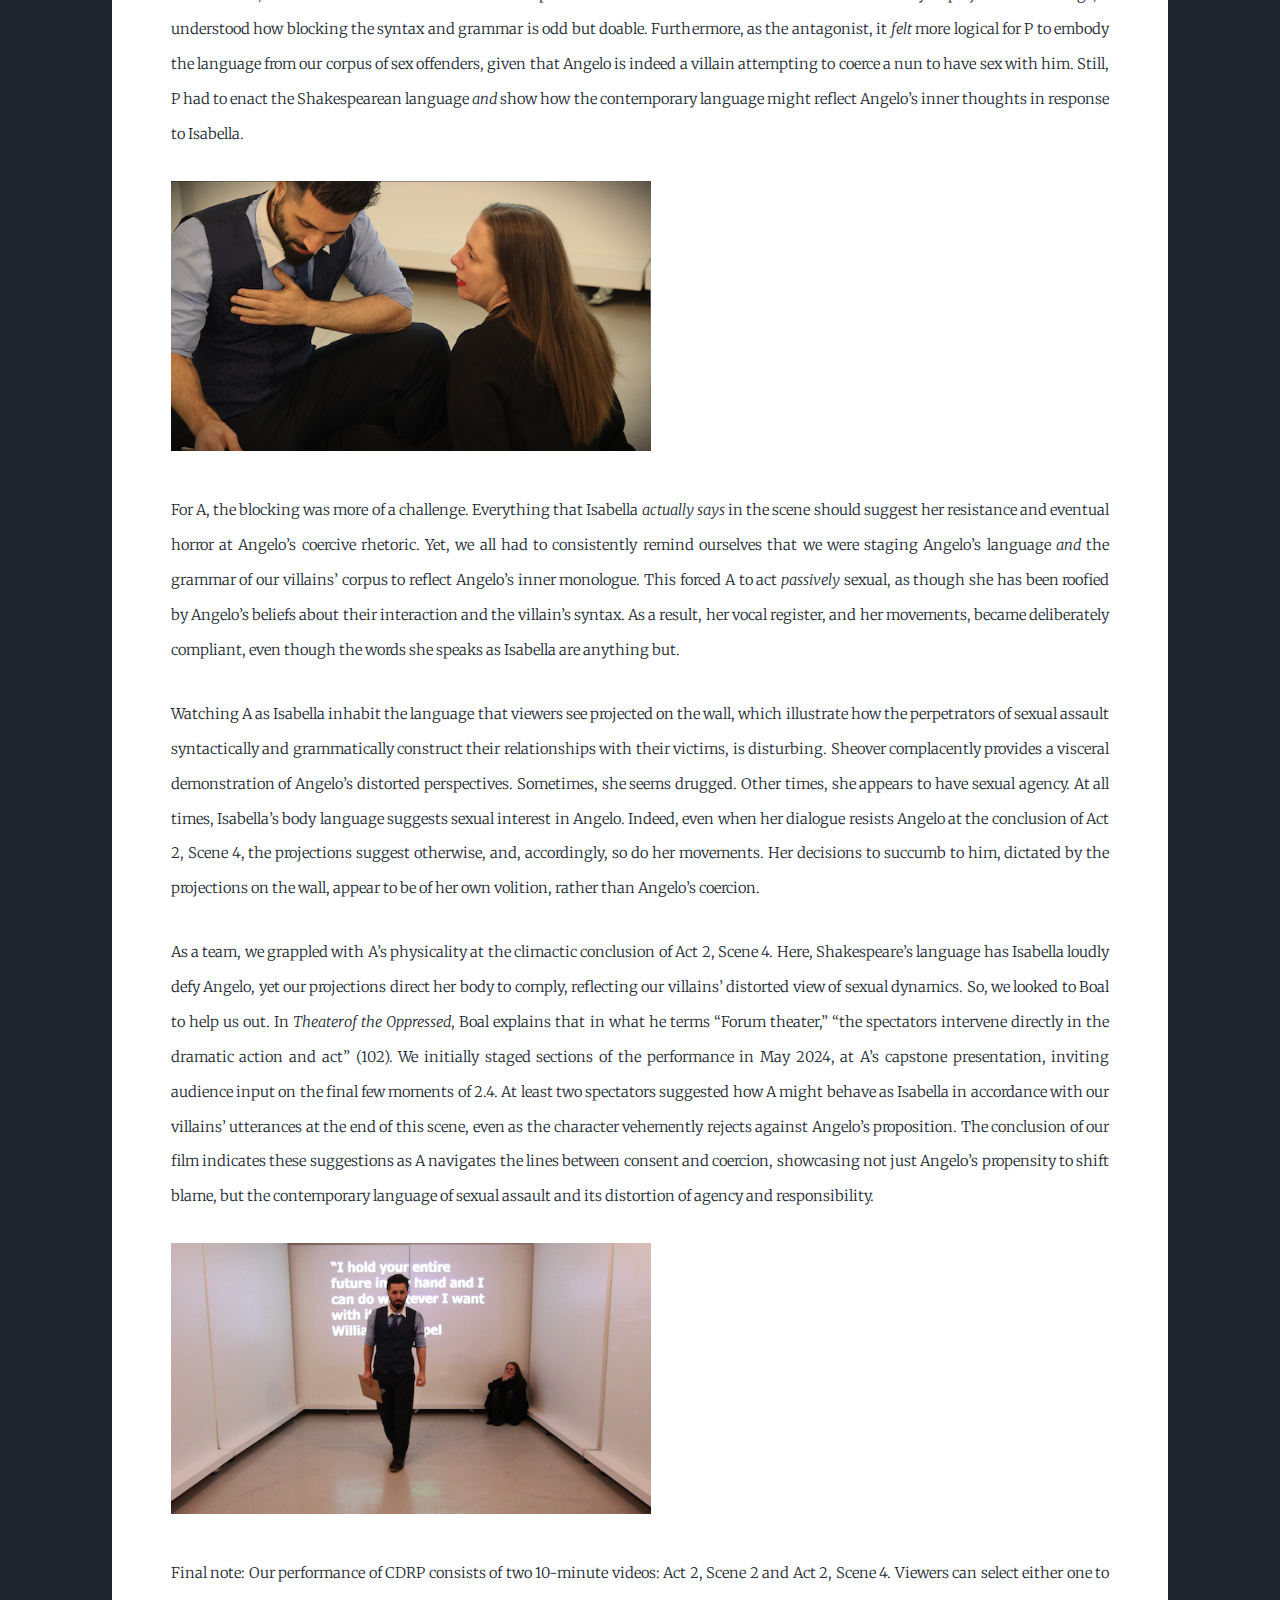
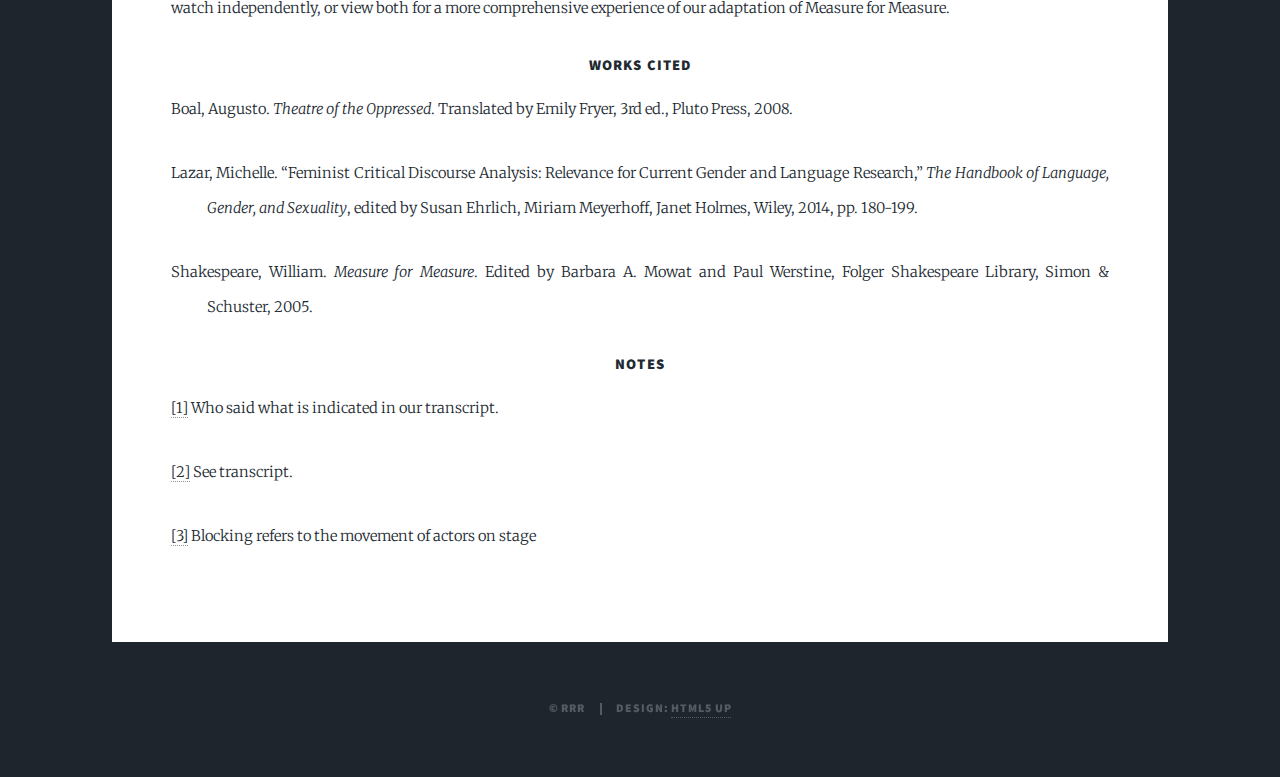
<file: RRR_Act04.html>
<!DOCTYPE HTML>
<!--
	Massively by HTML5 UP
	html5up.net | @ajlkn
	Free for personal and commercial use under the CCA 3.0 license (html5up.net/license)
-->
<html>
	<head>
		<title>Act 4: Measured Misconduct: Angelo, Harvey, Larry, et al.</title>
		<meta charset="utf-8" />
		<meta name="viewport" content="width=device-width, initial-scale=1, user-scalable=no" />
		<link rel="stylesheet" href="assets/css/main.css" />
		<noscript><link rel="stylesheet" href="assets/css/noscript.css" /></noscript>
<style>
.container {
  position: relative;
  width: 100%;
  overflow: hidden;
  padding-top: 56.25%; /* 16:9 Aspect Ratio */
}

.responsive-iframe {
  position: absolute;
  top: 0;
  left: 0;
  bottom: 0;
  right: 0;
  width: 100%;
  height: 100%;
  border: none;
}
</style>
	</head>
	<body class="is-preload">

		<!-- Wrapper -->
			<div id="wrapper">

				<!-- Header -->
					<header id="header">
						<a href="index.html" class="logo">Rehearse, Revise, Regenerate:<br>
						Critical Theater as Rhetorical Practice, A Digital Performance</a>
					</header>

				<!-- Nav -->
					<nav id="nav">
						<ul class="links">
							<li><a href="index.html">Introduction</a></li>
							<li><a href="RRR_Act01.html">Act 1</a></li>
							<li><a href="RRR_Act02.html">Act 2</a></li>
							<li><a href="RRR_Act03.html">Act 3</a></li>
							<li class="active"><a href="RRR_Act04.html">Act 4</a></li>
							<li><a href="RRR_Act05.html">Act 5</a></li>
							<li><a href="RRR_Act06.html">Act 6</a></li>
							<li><a href="RRR_Act07.html">Act 7</a></li>
							<li><a href="RRR_Curtain.html">Curtain</a></li>
						</ul>
					</nav>

				<!-- Main -->
					<div id="main">

						<!-- Post -->
					  <section class="post">
								<header class="major">
									<h1>Act 4</h1>
									<p>Measured Misconduct: Angelo, Harvey, Larry, et al.</p>
								</header>
<!--								<div class="image main"><img src="images/pic01.jpg" alt="" /></div>-->
								
								<div class="container"> 
									<p><iframe class="responsive-iframe" src="https://www.youtube.com/embed/k6wopPS3TNs?si=nkwU4kZ0C2uxSGXL" title="Measured Misconduct Act 2. Scene 2" frameborder="0" allow="accelerometer; autoplay; clipboard-write; encrypted-media; gyroscope; picture-in-picture; web-share" referrerpolicy="strict-origin-when-cross-origin" allowfullscreen></iframe></p>
					  			</div>
								<h5>&ldquo;From Shakespeare&rsquo;s <em>Measure for Measure</em>&rdquo; Act 2, Scene 2</h5>

								<div class="container"> 
									<p><iframe class="responsive-iframe" src="https://www.youtube.com/embed/H8Bi4fbcWXM?si=hI9WfnBbvKt4oil3" title="Measured Misconduct Act 2. Scene 4" frameborder="0" allow="accelerometer; autoplay; clipboard-write; encrypted-media; gyroscope; picture-in-picture; web-share" referrerpolicy="strict-origin-when-cross-origin" allowfullscreen></iframe></p>
								</div>
								<h5>&ldquo;From Shakespeare&rsquo;s <em>Measure for Measure</em>&rdquo; Act 2, Scene 4</h5>
								
							  <div><a href="assets/RRR_Transcripts/Transcript_Measured Misconduct.pdf" title="Transcript: Measured Misconduct" target="_blank" class="button style1">transcript</a></div>
								
								<p></p>
							 	
								<div><h2>Artist Statement</h2></div>
								
								<p>CDA, Rhetorical, and Theater Connections:
						<ul>
									  <li>Rhetorical framing: Registers of evidence.</li>
									  <li>CDA: Feminist CDA, agent obfuscation and elision; coercion and compliance.</li>
									  <li>Boal&rsquo;s connection: Forum Theater</li>
						</ul>
								</p>
								
					  	     	<p>William Shakespeare&rsquo;s <em>Measure for Measure</em> is one of his lesser known and less frequently performed plays. However, given the slew of post #MeToo sexual assault convictions since 2017, the play seems strikingly relevant in our current socio-political moment. Indeed, the play&rsquo;s focus on the rhetoric of power and coercion in a blatant case of sexual misconduct seems alarmingly familiar, especially in terms of the main antagonist&rsquo;s, Angelo&rsquo;s, evasive rhetoric and victim blaming.</p>

								<p>This brief summary indicates why:</p>

								<p>A Duke of Vienna (a rather ambivalent character) takes leave of the city, over which he has ruled for years. He appoints his second in command, an exceedingly strict Angelo (and a hateful man) to govern while he is gone. The Duke has long neglected morality laws, (signaled by the presence of the comic bawds in the play), which Angelo immediately reinforces by sentencing a young man, Claudio, to death for impregnating his girlfriend, pre marriage. Claudio&rsquo;s sister Isabella, a novice nun, visits Angelo to beg for her brother&rsquo;s life. Turned on by Isabella&rsquo;s rhetoric and chastity, Angelo offers to spare Claudio if Isabella will have sex with him. The Duke, who secretly orchestrates what follows while disguised as a priest, arranges for Angelo to, instead, sleep with the latter&rsquo;s former betrothed, Mariana, whom Angelo dumped when she lost her dowry. As Isabella is poised to reveal all to Angelo, the Duke disrobes his priestly attire, and restores justice. Angelo, whose hypocrisy knows no bounds, must marry Mariana, Claudio is pardoned, and Isabella now finds herself the object of the Dukes&rsquo; affection. He proposes, yet intriguingly, she does not answer.</p>

								<p>After A directed scenes from the play in a Shakespeare showcase for her final class at X University, F was struck by her savvy directorial choices that focused on Angelo&rsquo;s slippery rhetoric. Consequently, we decided to join forces, along with y, (camera and website) and P (reading Angelo&rsquo;s part) to stage the scenes again, but with a critical discursive rhetorical performance (CDRP) focus. Our aim was to use the syntax and grammar of sexual coercion to choreograph the actor&rsquo;s movements in our chosen performance space. In this space, we planned to project contemporary utterances that demonstrate the linguistics of sexual coercion and that aligned with Angelo&rsquo;s rhetoric.</p>

								<p>To do this, we collected a small corpus of utterances by men in positions of power who had either been convicted of sexual assault, acknowledged their misconduct, or, in the case of Judge Derek Johnson, had been publically reprimanded due to comments he made during the sentencing of a defendant found guilty of rape.<sup ><a href="#ftnt1" id="ftnt_ref1">[1]</a></sup>We then examined these utterances to uncover the syntactic and grammatical structures employed by the men to minimize or deflect responsibility for their sexual misconduct.</p>
						
								<p class="image"><img src="images/RRR_Act4_Stills/RRR_Act4_STILL1_2.png" width="600" height="338" alt=""/></p>
						
<!--							<p><img alt="" src="images/RRR_Act4_Stills/RRR_Act4_STILL1.png" style="width: 346.91px; height: 192.40p; margin-left: 0.00px; margin-top: 0.00px; transform: rotate(0.00rad) translateZ(0px); -webkit-transform: rotate(0.00rad) translateZ(0px);" title="Act 4 Still 1"></p>-->
						

								<p>Our analysis of this small corpus revealed several recurring rhetorical strategies:					  	     	</p>
								<ul>
					  	     	  <li><em>First Person Pronouns</em>: These were employed when foregrounding virtues, denying accusations, offering non-admitting apologies, claiming misunderstandings, emphasizing personal perspectives, or highlighting past virtues.</li>
					  	     	  <li><em>Deflection of Responsibility</em>: The men employed grammatical structures that minimized their direct involvement in the actions. For instance, they used passive voice to obscure responsibility, intense adverbs to demonstrate their indignation, or other means to portray themselves as victims of circumstances rather than active perpetrators, </li>
					  	     	  <li><em>Women as Agents of Power</em>: Using conditional statements, the men misrepresented sexual power dynamics, attributing agency to their victims. Other tactics often portrayed women as manipulative or angry, and men as unable to control themselves, suggesting that their misconduct was natural or inevitable.</li>
					  	     	  <li><em>Temporal Evasion</em>: The men employed temporal re-contextualization to distance themselves from their actions, often by years, implying personal change and outdated social norms to evade current responsibility.</li>
					  	     	  <li><em>Legal Posturing</em>: The men tried to detract from the seriousness of the accusations by evoking the law, minimizing or dismissing allegations that had not gone through the legal system. In addition, when they appealed to the law, they positioned themselves in allegiance with it, downplaying the experiences of the victims. They also constructed a position of authority, advising others on how to avoid legal consequences, reinforcing patriarchal power structures, and promoting a culture of denial and aggression.</li>
					  	     	  <li><em>Ambiguity</em>: The men hedged and were ambiguous, avoiding direct admissions of guilt while acknowledging the possibility of wrongdoing.</li>
		  	     	    		</ul>

								<p class="image"><img src="images/RRR_Act4_Stills/RRR_Act4_STILL2_2.png" width="600" height="338" alt=""/></p>
<!--							<p><img alt="" src="images/RRR_Act4_Stills/RRR_Act4_STILL2.png" style="width: 346.91px; height: 192.40px; margin-left: 0.00px; margin-top: 0.00px; transform: rotate(0.00rad) translateZ(0px); -webkit-transform: rotate(0.00rad) translateZ(0px);" title="Act 4 Still 2"></p>-->
				
								<p>After analyzing these strategies, we found they align with Michelle Lazar&rsquo;s concept of &ldquo;gender-based ideologies,&rdquo; which she describes in her work on feminist critical discourse analysis (FCDA) as &ldquo;discourses that sustain a gendered social order in which some people, by virtue of being &lsquo;men,&rsquo; are accorded privileges systemically, and others, by virtue of being &lsquo;women,&rsquo; are routinely disadvantaged, excluded, and <em>not taken seriously</em>&rdquo; (184; emphasis ours). What we termed our &ldquo;villain&rsquo;s corpus&rdquo; &mdash; because their rhetoric so resembles Angelo&rsquo;s &mdash; predominantly reflects attitudes that trivialize women&rsquo;s experiences and perspectives, particularly in discourses surrounding sexual assault.</p>

								<p>Once we had identified these rhetorical patterns, we matched selections from our corpus to Angelo and Isabella&rsquo;s dialogue in two pivotal scenes in <em>Measure for Measure </em>&mdash; Act 2, Scenes 2 and 4.<sup ><a href="#ftnt2" id="ftnt_ref2">[2]</a></sup>Specifically, we did this to reflect Angelo&rsquo;s <em>internal monologue</em>. Once we filmed the project, and as Angelo and Isabella spoke their lines, we projected these selections onto the wall of our performance space to suggest histhoughts. In addition, we employed the &ldquo;villains&rsquo;&rdquo; syntax and grammar to block <em>both</em> actors&rsquo; movement, demonstrating how both Angelo and Isabella might <em>inhabit</em> Angelo&rsquo;s internal monologue, given the accompanying projections.<sup ><a href="#ftnt3" id="ftnt_ref3">[3]</a></sup></p>

								<p>Neither P nor A are professional actors. P is a poet and a professor, and A is about to enter graduate school in applied linguistics. Nevertheless, both are familiar with CDRP. Given his previous collaboration with F on critical discourse analysis projects for the stage, P understood how blocking the syntax and grammar is odd but doable. Furthermore, as the antagonist, it <em>felt</em> more logical for P to embody the language from our corpus of sex offenders, given that Angelo is indeed a villain attempting to coerce a nun to have sex with him. Still, P had to enact the Shakespearean language <em>and</em> show how the contemporary language might reflect Angelo&rsquo;s inner thoughts in response to Isabella.</p>
						
								<p class="image"><img src="images/RRR_Act4_Stills/RRR_Act4_STILL3_2.png" width="600" height="338" alt=""/></p>
						
<!--							<p><img alt="" src="images/RRR_Act4_Stills/RRR_Act4_STILL3.png" style="width: 346.91px; height: 192.40px; margin-left: 0.00px; margin-top: 0.00px; transform: rotate(0.00rad) translateZ(0px); -webkit-transform: rotate(0.00rad) translateZ(0px);" title="Act 4 Still 3"></p>-->

								<p>For A, the blocking was more of a challenge. Everything that Isabella <em>actually says</em> in the scene should suggest her resistance and eventual horror at Angelo&rsquo;s coercive rhetoric. Yet, we all had to consistently remind ourselves that we were staging Angelo&rsquo;s language <em>and</em> the grammar of our villains&rsquo; corpus to reflect Angelo&rsquo;s inner monologue. This forced A to act <em>passively</em> sexual, as though she has been roofied by Angelo&rsquo;s beliefs about their interaction and the villain&rsquo;s syntax. As a result, her vocal register, and her movements, became deliberately compliant, even though the words she speaks as Isabella are anything but.</p>

								<p>Watching A as Isabella inhabit the language that viewers see projected on the wall, which illustrate how the perpetrators of sexual assault syntactically and grammatically construct their relationships with their victims, is disturbing. Sheover complacently provides a visceral demonstration of Angelo&rsquo;s distorted perspectives. Sometimes, she seems drugged. Other times, she appears to have sexual agency. At all times, Isabella&rsquo;s body language suggests sexual interest in Angelo. Indeed, even when her dialogue resists Angelo at the conclusion of Act 2, Scene 4, the projections suggest otherwise, and, accordingly, so do her movements. Her decisions to succumb to him, dictated by the projections on the wall, appear to be of her own volition, rather than Angelo&rsquo;s coercion. </p>

								<p>As a team, we grappled with A&rsquo;s physicality at the climactic conclusion of Act 2, Scene 4. Here, Shakespeare&rsquo;s language has Isabella loudly defy Angelo, yet our projections direct her body to comply, reflecting our villains&rsquo; distorted view of sexual dynamics. So, we looked to Boal to help us out. In <em>Theaterof the Oppressed</em>, Boal explains that in what he terms &ldquo;Forum theater,&rdquo; &ldquo;the spectators intervene directly in the dramatic action and act&rdquo; (102). We initially staged sections of the performance in May 2024, at A&rsquo;s capstone presentation, inviting audience input on the final few moments of 2.4. At least two spectators suggested how A might behave as Isabella in accordance with our villains&rsquo; utterances at the end of this scene, even as the character vehemently rejects against Angelo&rsquo;s proposition. The conclusion of our film indicates these suggestions as A navigates the lines between consent and coercion, showcasing not just Angelo&rsquo;s propensity to shift blame, but the contemporary language of sexual assault and its distortion of agency and responsibility.</p>
						
								<p class="image"><img src="images/RRR_Act4_Stills/RRR_Act4_STILL4_2.png" width="600" height="338" alt=""/></p>
						
<!--							<p><img alt="" src="images/RRR_Act4_Stills/RRR_Act4_STILL4.png" style="width: 346.91px; height: 192.40px; margin-left: 0.00px; margin-top: 0.00px; transform: rotate(0.00rad) translateZ(0px); -webkit-transform: rotate(0.00rad) translateZ(0px);" title="Act 4 Still 4"></p>-->

								<p>Final note: Our performance of CDRP consists of two 10-minute videos: Act 2, Scene 2 and Act 2, Scene 4. Viewers can select either one to watch independently, or view both for a more comprehensive experience of our adaptation of Measure for Measure.</p>
								
			<h4 style="text-align:center">Works Cited</h4>
						
					    <div style = "text-indent: -36px; padding-left: 36px;">
						  <p>Boal, Augusto. <em>Theatre of the Oppressed</em>. Translated by Emily Fryer, 3rd ed., Pluto Press, 2008.</p>
						  <p>Lazar, Michelle. &ldquo;Feminist Critical Discourse Analysis: Relevance for Current Gender and Language Research,&rdquo; <em>The Handbook of Language, Gender, and Sexuality</em>, edited by Susan Ehrlich, Miriam Meyerhoff, Janet Holmes, Wiley, 2014, pp. 180-199.</p>
						  <p>Shakespeare, William. <em>Measure for Measure</em>. Edited by Barbara A. Mowat and Paul Werstine, Folger Shakespeare Library, Simon &amp; Schuster, 2005.</p>
					    </div>
						
			<h4 style="text-align:center">Notes</h4>
<div>
						<p><a href="#ftnt_ref1" id="ftnt1">[1]</a> Who said what is indicated in our transcript.</p>
						<p><a href="#ftnt_ref2" id="ftnt2">[2]</a> See transcript.</p>
						<p><a href="#ftnt_ref3" id="ftnt3">[3]</a> Blocking refers to the movement of actors on stage</p>
	</div>
		
					  </section>
								
				</div>
					
		
		
		
				<!-- Footer -->
				<!-- Copyright -->
					<div id="copyright">
						<ul><li>&copy; RRR</li><li>Design: <a href="https://html5up.net">HTML5 UP</a></li></ul>
					</div>
	</div>

		<!-- Scripts -->
			<script src="assets/js/jquery.min.js"></script>
			<script src="assets/js/jquery.scrollex.min.js"></script>
			<script src="assets/js/jquery.scrolly.min.js"></script>
			<script src="assets/js/browser.min.js"></script>
			<script src="assets/js/breakpoints.min.js"></script>
			<script src="assets/js/util.js"></script>
			<script src="assets/js/main.js"></script>

	</body>
</html>
</file>
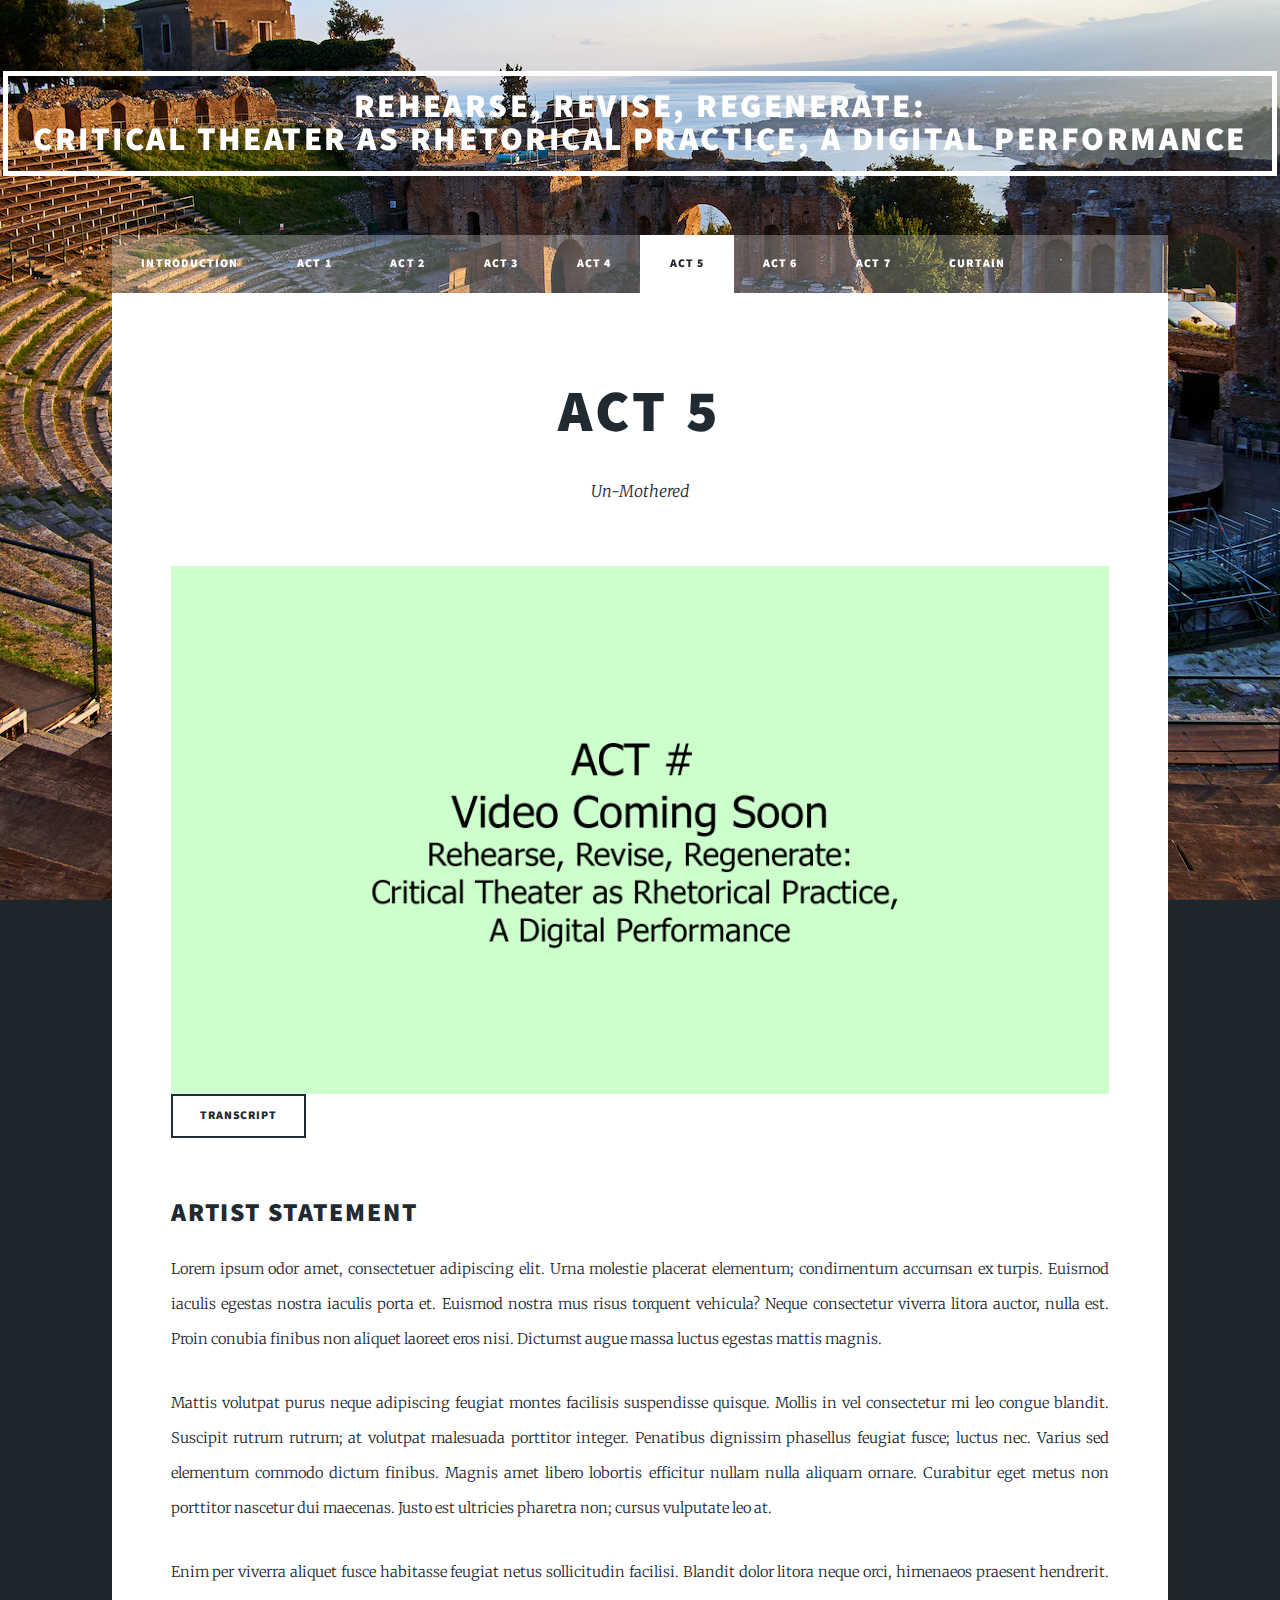
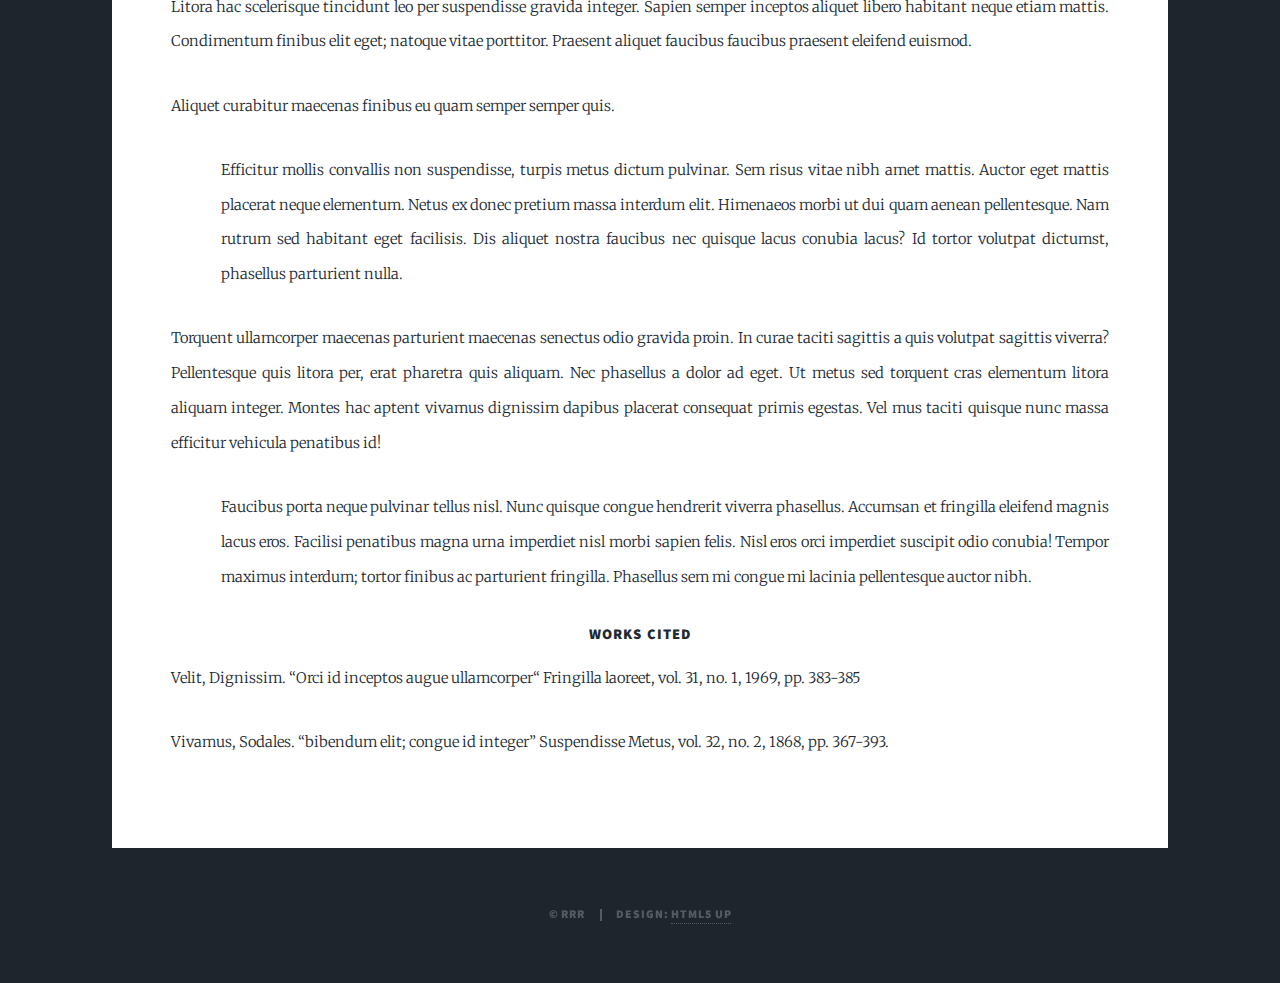
<file: RRR_Act05.html>
<!DOCTYPE HTML>
<!--
	Massively by HTML5 UP
	html5up.net | @ajlkn
	Free for personal and commercial use under the CCA 3.0 license (html5up.net/license)
-->
<html>
	<head>
		<title>Act 5: Un-Mothered</title>
		<meta charset="utf-8" />
		<meta name="viewport" content="width=device-width, initial-scale=1, user-scalable=no" />
		<link rel="stylesheet" href="assets/css/main.css" />
		<noscript><link rel="stylesheet" href="assets/css/noscript.css" /></noscript>
		<style>
.container {
  position: relative;
  width: 100%;
  overflow: hidden;
  padding-top: 56.25%; /* 16:9 Aspect Ratio */
}

.responsive-iframe {
  position: absolute;
  top: 0;
  left: 0;
  bottom: 0;
  right: 0;
  width: 100%;
  height: 100%;
  border: none;
}
</style>
	</head>
	<body class="is-preload">

		<!-- Wrapper -->
			<div id="wrapper">

				<!-- Header -->
					<header id="header">
						<a href="index.html" class="logo">Rehearse, Revise, Regenerate:<br>
						Critical Theater as Rhetorical Practice, A Digital Performance</a>
					</header>

				<!-- Nav -->
					<nav id="nav">
						<ul class="links">
							<li><a href="index.html">Introduction</a></li>
							<li><a href="RRR_Act01.html">Act 1</a></li>
							<li><a href="RRR_Act02.html">Act 2</a></li>
							<li><a href="RRR_Act03.html">Act 3</a></li>
							<li><a href="RRR_Act04.html">Act 4</a></li>
							<li class="active"><a href="RRR_Act05.html">Act 5</a></li>
							<li><a href="RRR_Act06.html">Act 6</a></li>
							<li><a href="RRR_Act07.html">Act 7</a></li>
							<li><a href="RRR_Curtain.html">Curtain</a></li>
						</ul>
					</nav>

				<!-- Main -->
					<div id="main">

						<!-- Post -->
					  <section class="post">
								<header class="major">
									<h1>Act 5</h1>
									<p>Un-Mothered</p>
								</header>

								<div class="image main"><img src="images/RRR_videoPlaceholder.png" alt=""/>
						  
								<a href="assets/RRR_Transcripts/Transcripts_placeholders.pdf" title="Transcripts Placeholders" target="_blank" class="button style1">transcript</a></div>
						 		
								<div> <h2>Artist Statement</h2></div>
								<p>Lorem ipsum odor amet, consectetuer adipiscing elit. Urna molestie placerat elementum; condimentum accumsan ex turpis. Euismod iaculis egestas nostra iaculis porta et. Euismod nostra mus risus torquent vehicula? Neque consectetur viverra litora auctor, nulla est. Proin conubia finibus non aliquet laoreet eros nisi. Dictumst augue massa luctus egestas mattis magnis.</p>
								
								<p>Mattis volutpat purus neque adipiscing feugiat montes facilisis suspendisse quisque. Mollis in vel consectetur mi leo congue blandit. Suscipit rutrum rutrum; at volutpat malesuada porttitor integer. Penatibus dignissim phasellus feugiat fusce; luctus nec. Varius sed elementum commodo dictum finibus. Magnis amet libero lobortis efficitur nullam nulla aliquam ornare. Curabitur eget metus non porttitor nascetur dui maecenas. Justo est ultricies pharetra non; cursus vulputate leo at.</p>
									
								<p>Enim per viverra aliquet fusce habitasse feugiat netus sollicitudin facilisi. Blandit dolor litora neque orci, himenaeos praesent hendrerit. Litora hac scelerisque tincidunt leo per suspendisse gravida integer. Sapien semper inceptos aliquet libero habitant neque etiam mattis. Condimentum finibus elit eget; natoque vitae porttitor. Praesent aliquet faucibus faucibus praesent eleifend euismod.</p>
							
								<p>Aliquet curabitur maecenas finibus eu quam semper semper quis.</p>
									
								<p style="margin-left: 50px;">Efficitur mollis convallis non suspendisse, turpis metus dictum pulvinar. Sem risus vitae nibh amet mattis. Auctor eget mattis placerat neque elementum. Netus ex donec pretium massa interdum elit. Himenaeos morbi ut dui quam aenean pellentesque. Nam rutrum sed habitant eget facilisis. Dis aliquet nostra faucibus nec quisque lacus conubia lacus? Id tortor volutpat dictumst, phasellus parturient nulla.</p>
							
								<p>Torquent ullamcorper maecenas parturient maecenas senectus odio gravida proin. In curae taciti sagittis a quis volutpat sagittis viverra? Pellentesque quis litora per, erat pharetra quis aliquam. Nec phasellus a dolor ad eget. Ut metus sed torquent cras elementum litora aliquam integer. Montes hac aptent vivamus dignissim dapibus placerat consequat primis egestas. Vel mus taciti quisque nunc massa efficitur vehicula penatibus id!</p>
								
								<p style="margin-left: 50px;">Faucibus porta neque pulvinar tellus nisl. Nunc quisque congue hendrerit viverra phasellus. Accumsan et fringilla eleifend magnis lacus eros. Facilisi penatibus magna urna imperdiet nisl morbi sapien felis. Nisl eros orci imperdiet suscipit odio conubia! Tempor maximus interdum; tortor finibus ac parturient fringilla. Phasellus sem mi congue mi lacinia pellentesque auctor nibh.</p>
								
<h4 style="text-align:center">Works Cited</h4>
						
						<div style = "text-indent: -36px; padding-left: 36px;">
							<p>Velit, Dignissim.  &ldquo;Orci id inceptos augue ullamcorper&ldquo; Fringilla laoreet, vol. 31, no. 1, 1969, pp. 383-385</p>
				
						  <p>Vivamus, Sodales. &ldquo;bibendum elit; congue id integer&rdquo; Suspendisse Metus, vol. 32, no. 2, 1868, pp. 367-393.</p>
						</div>
					  </section>
								
				</div>
				<!-- Footer -->
				<!-- Copyright -->
					<div id="copyright">
						<ul><li>&copy; RRR</li><li>Design: <a href="https://html5up.net">HTML5 UP</a></li></ul>
					</div>
	</div>

		<!-- Scripts -->
			<script src="assets/js/jquery.min.js"></script>
			<script src="assets/js/jquery.scrollex.min.js"></script>
			<script src="assets/js/jquery.scrolly.min.js"></script>
			<script src="assets/js/browser.min.js"></script>
			<script src="assets/js/breakpoints.min.js"></script>
			<script src="assets/js/util.js"></script>
			<script src="assets/js/main.js"></script>

	</body>
</html>
</file>
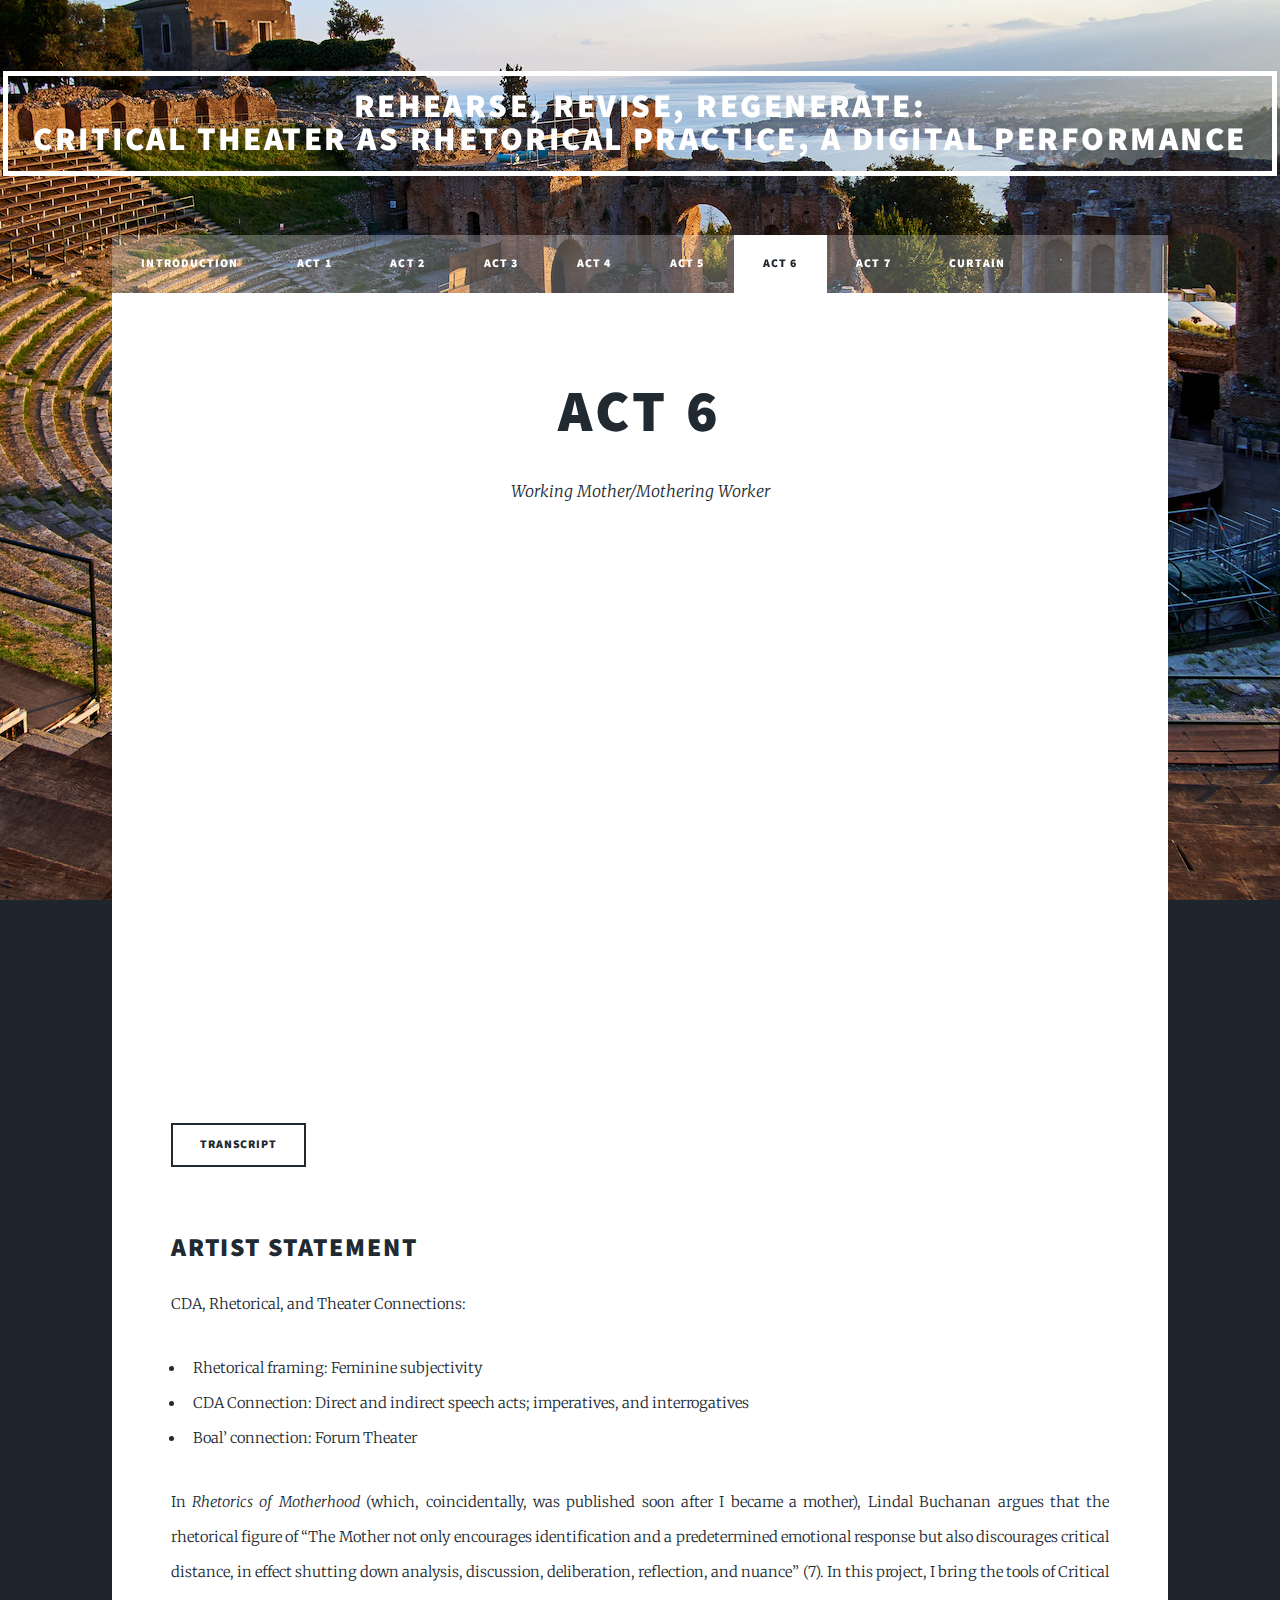
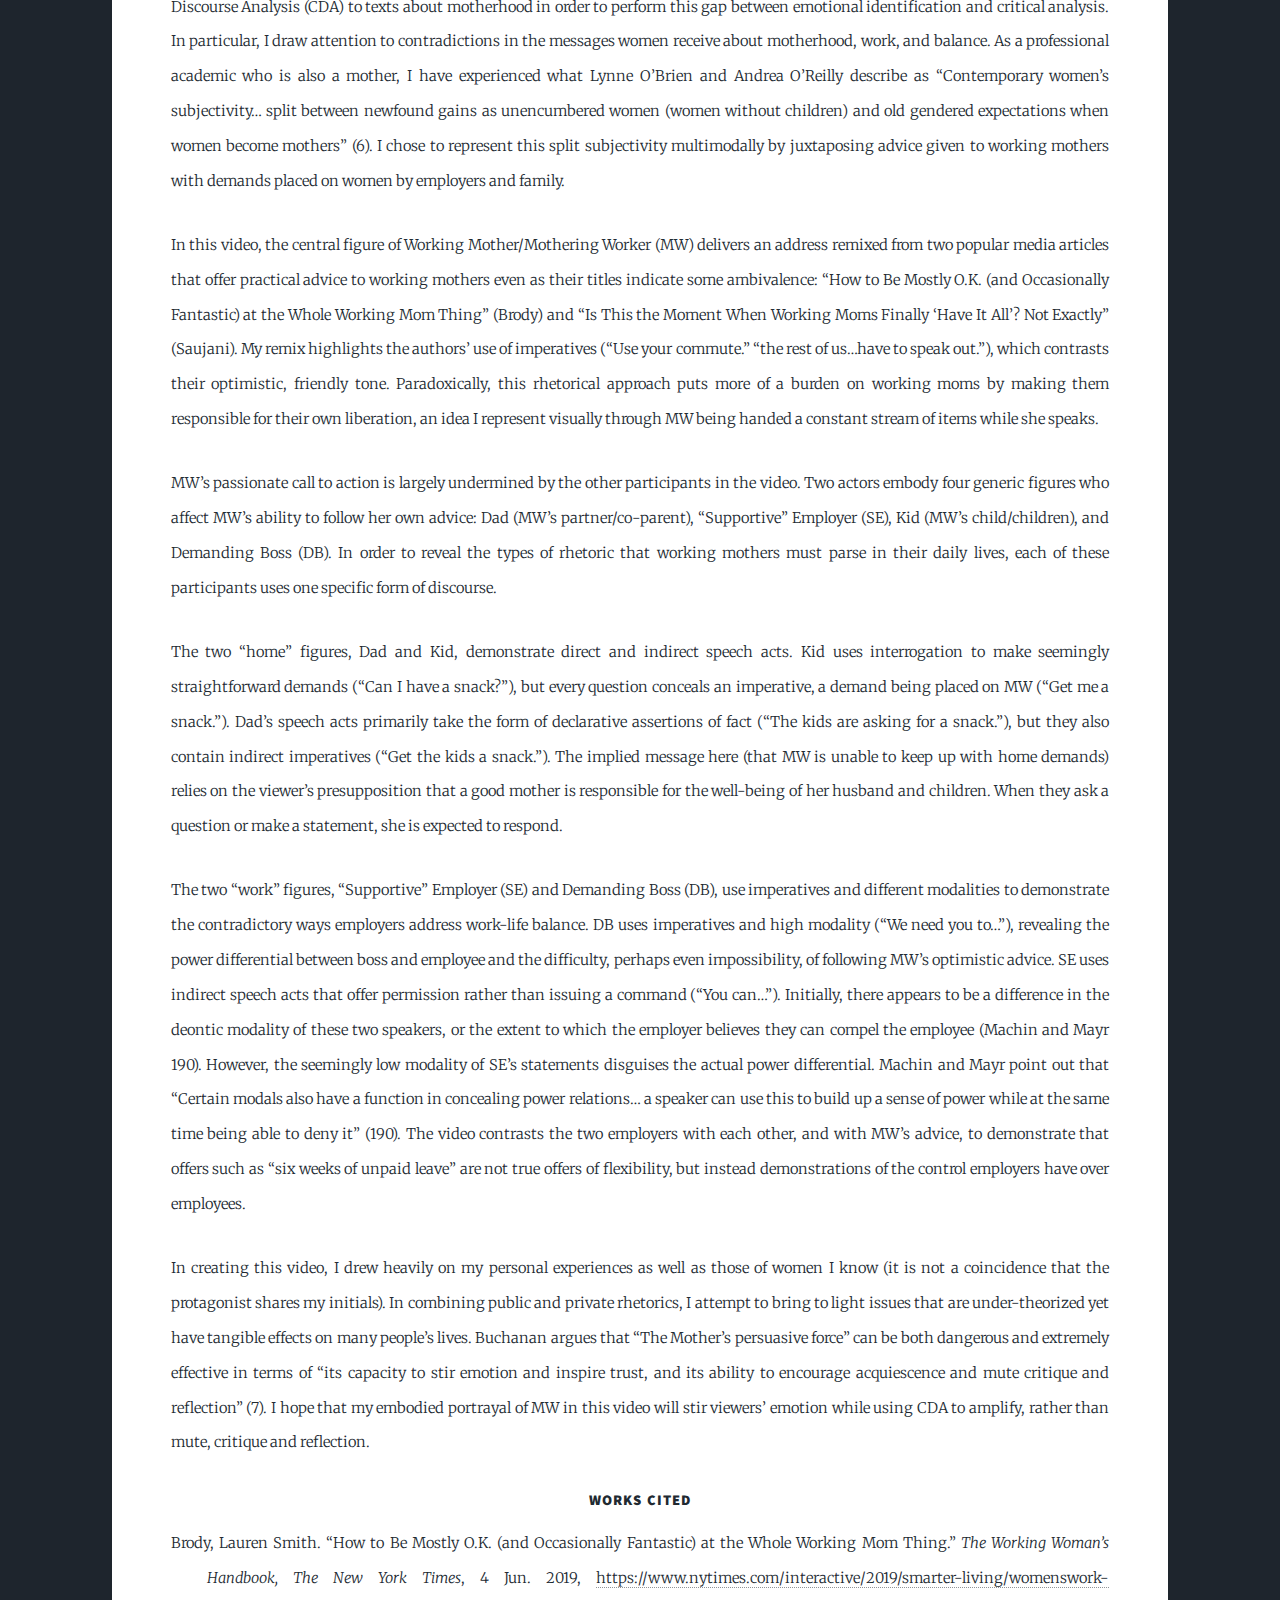
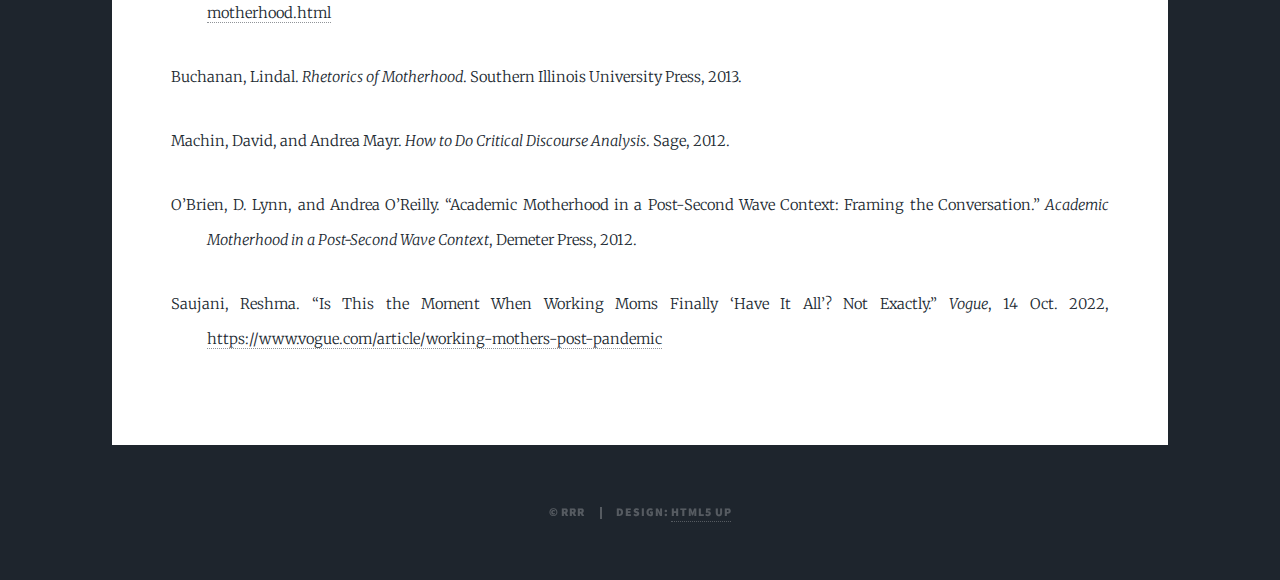
<file: RRR_Act06.html>
<!DOCTYPE HTML>
<!--
	Massively by HTML5 UP
	html5up.net | @ajlkn
	Free for personal and commercial use under the CCA 3.0 license (html5up.net/license)
-->
<html>
	<head>
		<title>Act 6: Working Mother/Mothering Worker</title>
		<meta charset="utf-8" />
		<meta name="viewport" content="width=device-width, initial-scale=1, user-scalable=no" />
		<link rel="stylesheet" href="assets/css/main.css" />
		<noscript><link rel="stylesheet" href="assets/css/noscript.css" /></noscript>
		<style>
.container {
  position: relative;
  width: 100%;
  overflow: hidden;
  padding-top: 56.25%; /* 16:9 Aspect Ratio */
}

.responsive-iframe {
  position: absolute;
  top: 0;
  left: 0;
  bottom: 0;
  right: 0;
  width: 100%;
  height: 100%;
  border: none;
}
</style>
	</head>
	<body class="is-preload">

		<!-- Wrapper -->
			<div id="wrapper">

				<!-- Header -->
					<header id="header">
						<a href="index.html" class="logo">Rehearse, Revise, Regenerate:<br>
						Critical Theater as Rhetorical Practice, A Digital Performance</a>
					</header>

				<!-- Nav -->
					<nav id="nav">
						<ul class="links">
							<li><a href="index.html">Introduction</a></li>
							<li><a href="RRR_Act01.html">Act 1</a></li>
							<li><a href="RRR_Act02.html">Act 2</a></li>
							<li><a href="RRR_Act03.html">Act 3</a></li>
							<li><a href="RRR_Act04.html">Act 4</a></li>
							<li><a href="RRR_Act05.html">Act 5</a></li>
							<li class="active"><a href="RRR_Act06.html">Act 6</a></li>
							<li><a href="RRR_Act07.html">Act 7</a></li>
							<li><a href="RRR_Curtain.html">Curtain</a></li>
						</ul>
					</nav>

				<!-- Main -->
					<div id="main">

						<!-- Post -->
							<section class="post">
								<header class="major">
									<h1>Act 6</h1>
									<p>Working Mother/Mothering Worker</p>
								</header>
<!--								<div class="image main"><img src="images/pic01.jpg" alt="" /></div>-->
								
								<div class="container"> 
									<p><iframe class="responsive-iframe" src="https://www.youtube.com/embed/H50bRh4zBLQ?si=ZnNQQCMyuQ5ir_yL" title="Working Mother/Mothering Worker" frameborder="0" allow="accelerometer; autoplay; clipboard-write; encrypted-media; gyroscope; picture-in-picture; web-share" referrerpolicy="strict-origin-when-cross-origin" allowfullscreen></iframe></p>
					  			</div>
								
								<div><a href="assets/RRR_Transcripts/Transcript_Working Mother, Mothering Worker.pdf" title="Working Mother/Mothering Worker" target="_blank" class="button style1">transcript</a></div>

								<p>&nbsp;</p>
								
							  	<div><h2>Artist Statement</h2></div>
								
								<p>CDA, Rhetorical, and Theater Connections:
									<ul>
										<li>Rhetorical framing: Feminine subjectivity</li>
										<li>CDA Connection: Direct and indirect speech acts; imperatives, and interrogatives</li>
										<li>Boal’ connection: Forum Theater</li>
									</ul>
								</p>
														
						  		<p>In <em>Rhetorics of Motherhood</em> (which, coincidentally, was published soon after I became a mother), Lindal Buchanan argues that the rhetorical figure of &ldquo;The Mother not only encourages identification and a predetermined emotional response but also discourages critical distance, in effect shutting down analysis, discussion, deliberation, reflection, and nuance&rdquo; (7). In this project, I bring the tools of Critical Discourse Analysis (CDA) to texts about motherhood in order to perform this gap between emotional identification and critical analysis. In particular, I draw attention to contradictions in the messages women receive about motherhood, work, and balance. As a professional academic who is also a mother, I have experienced what Lynne O&rsquo;Brien and Andrea O&rsquo;Reilly describe as &ldquo;Contemporary women&rsquo;s subjectivity&#8230; split between newfound gains as unencumbered women (women without children) and old gendered expectations when women become mothers&rdquo; (6). I chose to represent this split subjectivity multimodally by juxtaposing advice given to working mothers with demands placed on women by employers and family.</p>
						
					  		  	<p>In this video, the central figure of Working Mother/Mothering Worker (MW) delivers an address remixed from two popular media articles that offer practical advice to working mothers even as their titles indicate some ambivalence: &ldquo;How to Be Mostly O.K. (and Occasionally Fantastic) at the Whole Working Mom Thing&rdquo; (Brody) and &ldquo;Is This the Moment When Working Moms Finally &lsquo;Have It All&rsquo;? Not Exactly&rdquo; (Saujani). My remix highlights the authors&rsquo; use of imperatives (&ldquo;Use your commute.&rdquo; &ldquo;the rest of us&#8230;have to speak out.&rdquo;), which contrasts their optimistic, friendly tone. Paradoxically, this rhetorical approach puts more of a burden on working moms by making them responsible for their own liberation, an idea I represent visually through MW being handed a constant stream of items while she speaks.</p>
						
					  		  	<p>MW&rsquo;s passionate call to action is largely undermined by the other participants in the video. Two actors embody four generic figures who affect MW&rsquo;s ability to follow her own advice: Dad (MW&rsquo;s partner/co-parent), &ldquo;Supportive&rdquo; Employer (SE), Kid (MW&rsquo;s child/children), and Demanding Boss (DB). In order to reveal the types of rhetoric that working mothers must parse in their daily lives, each of these participants uses one specific form of discourse.</p>
						
					  		  	<p>The two &ldquo;home&rdquo; figures, Dad and Kid, demonstrate direct and indirect speech acts. Kid uses interrogation to make seemingly straightforward demands (&ldquo;Can I have a snack?&rdquo;), but every question conceals an imperative, a demand being placed on MW (&ldquo;Get me a snack.&rdquo;). Dad&rsquo;s speech acts primarily take the form of declarative assertions of fact (&ldquo;The kids are asking for a snack.&rdquo;), but they also contain indirect imperatives (&ldquo;Get the kids a snack.&rdquo;). The implied message here (that MW is unable to keep up with home demands) relies on the viewer&rsquo;s presupposition that a good mother is responsible for the well-being of her husband and children. When they ask a question or make a statement, she is expected to respond.</p>
						
					  		  	<p>The two &ldquo;work&rdquo; figures, &ldquo;Supportive&rdquo; Employer (SE) and Demanding Boss (DB), use imperatives and different modalities to demonstrate the contradictory ways employers address work-life balance. DB uses imperatives and high modality (&ldquo;We need you to&#8230;&rdquo;), revealing the power differential between boss and employee and the difficulty, perhaps even impossibility, of following MW&rsquo;s optimistic advice. SE uses indirect speech acts that offer permission rather than issuing a command (&ldquo;You can&#8230;&rdquo;). Initially, there appears to be a difference in the deontic modality of these two speakers, or the extent to which the employer believes they can compel the employee (Machin and Mayr 190). However, the seemingly low modality of SE&rsquo;s statements disguises the actual power differential. Machin and Mayr point out that &ldquo;Certain modals also have a function in concealing power relations&#8230; a speaker can use this to build up a sense of power while at the same time being able to deny it&rdquo; (190). The video contrasts the two employers with each other, and with MW&rsquo;s advice, to demonstrate that offers such as &ldquo;six weeks of unpaid leave&rdquo; are not true offers of flexibility, but instead demonstrations of the control employers have over employees.</p>
						  		
					  		  	<p>In creating this video, I drew heavily on my personal experiences as well as those of women I know (it is not a coincidence that the protagonist shares my initials). In combining public and private rhetorics, I attempt to bring to light issues that are under-theorized yet have tangible effects on many people&rsquo;s lives. Buchanan argues that &ldquo;The Mother&rsquo;s persuasive force&rdquo; can be both dangerous and extremely effective in terms of &ldquo;its capacity to stir emotion and inspire trust, and its ability to encourage acquiescence and mute critique and reflection&rdquo; (7). I hope that my embodied portrayal of MW in this video will stir viewers&rsquo; emotion while using CDA to amplify, rather than mute, critique and reflection.</p>
								
			<h4 style="text-align:center">Works Cited</h4>
						
							  <div style = "text-indent: -36px; padding-left: 36px;">
								<p >Brody, Lauren Smith. &ldquo;How to Be Mostly O.K. (and Occasionally Fantastic) at the Whole Working Mom Thing.&rdquo; <em>The Working Woman&rsquo;s Handbook, The New York Times</em>, 4 Jun. 2019, <a href="https://www.nytimes.com/interactive/2019/smarter-living/womenswork-motherhood.html" target="_blank">https://www.nytimes.com/interactive/2019/smarter-living/womenswork-motherhood.html</a></p>
								<p >Buchanan, Lindal. <em>Rhetorics of Motherhood</em>. Southern Illinois University Press, 2013.</p>
								<p >Machin, David, and Andrea Mayr. <em>How to Do Critical Discourse Analysis</em>. Sage, 2012.</p>
								<p >O&rsquo;Brien, D. Lynn, and Andrea O&rsquo;Reilly. &ldquo;Academic Motherhood in a Post-Second Wave Context: Framing the Conversation.&rdquo; <em>Academic Motherhood in a Post-Second Wave Context</em>, Demeter Press, 2012.</p>
								<p>Saujani, Reshma. &ldquo;Is This the Moment When Working Moms Finally &lsquo;Have It All&rsquo;? Not Exactly.&rdquo; <em>Vogue</em>, 14 Oct. 2022, <a href="https://www.vogue.com/article/working-mothers-post-pandemic" target="_blank">https://www.vogue.com/article/working-mothers-post-pandemic</a></p>
							  </div>
					  </section>
								
				</div>
				<!-- Footer -->
				<!-- Copyright -->
					<div id="copyright">
						<ul><li>&copy; RRR</li><li>Design: <a href="https://html5up.net">HTML5 UP</a></li></ul>
					</div>
	</div>

		<!-- Scripts -->
			<script src="assets/js/jquery.min.js"></script>
			<script src="assets/js/jquery.scrollex.min.js"></script>
			<script src="assets/js/jquery.scrolly.min.js"></script>
			<script src="assets/js/browser.min.js"></script>
			<script src="assets/js/breakpoints.min.js"></script>
			<script src="assets/js/util.js"></script>
			<script src="assets/js/main.js"></script>

	</body>
</html>
</file>
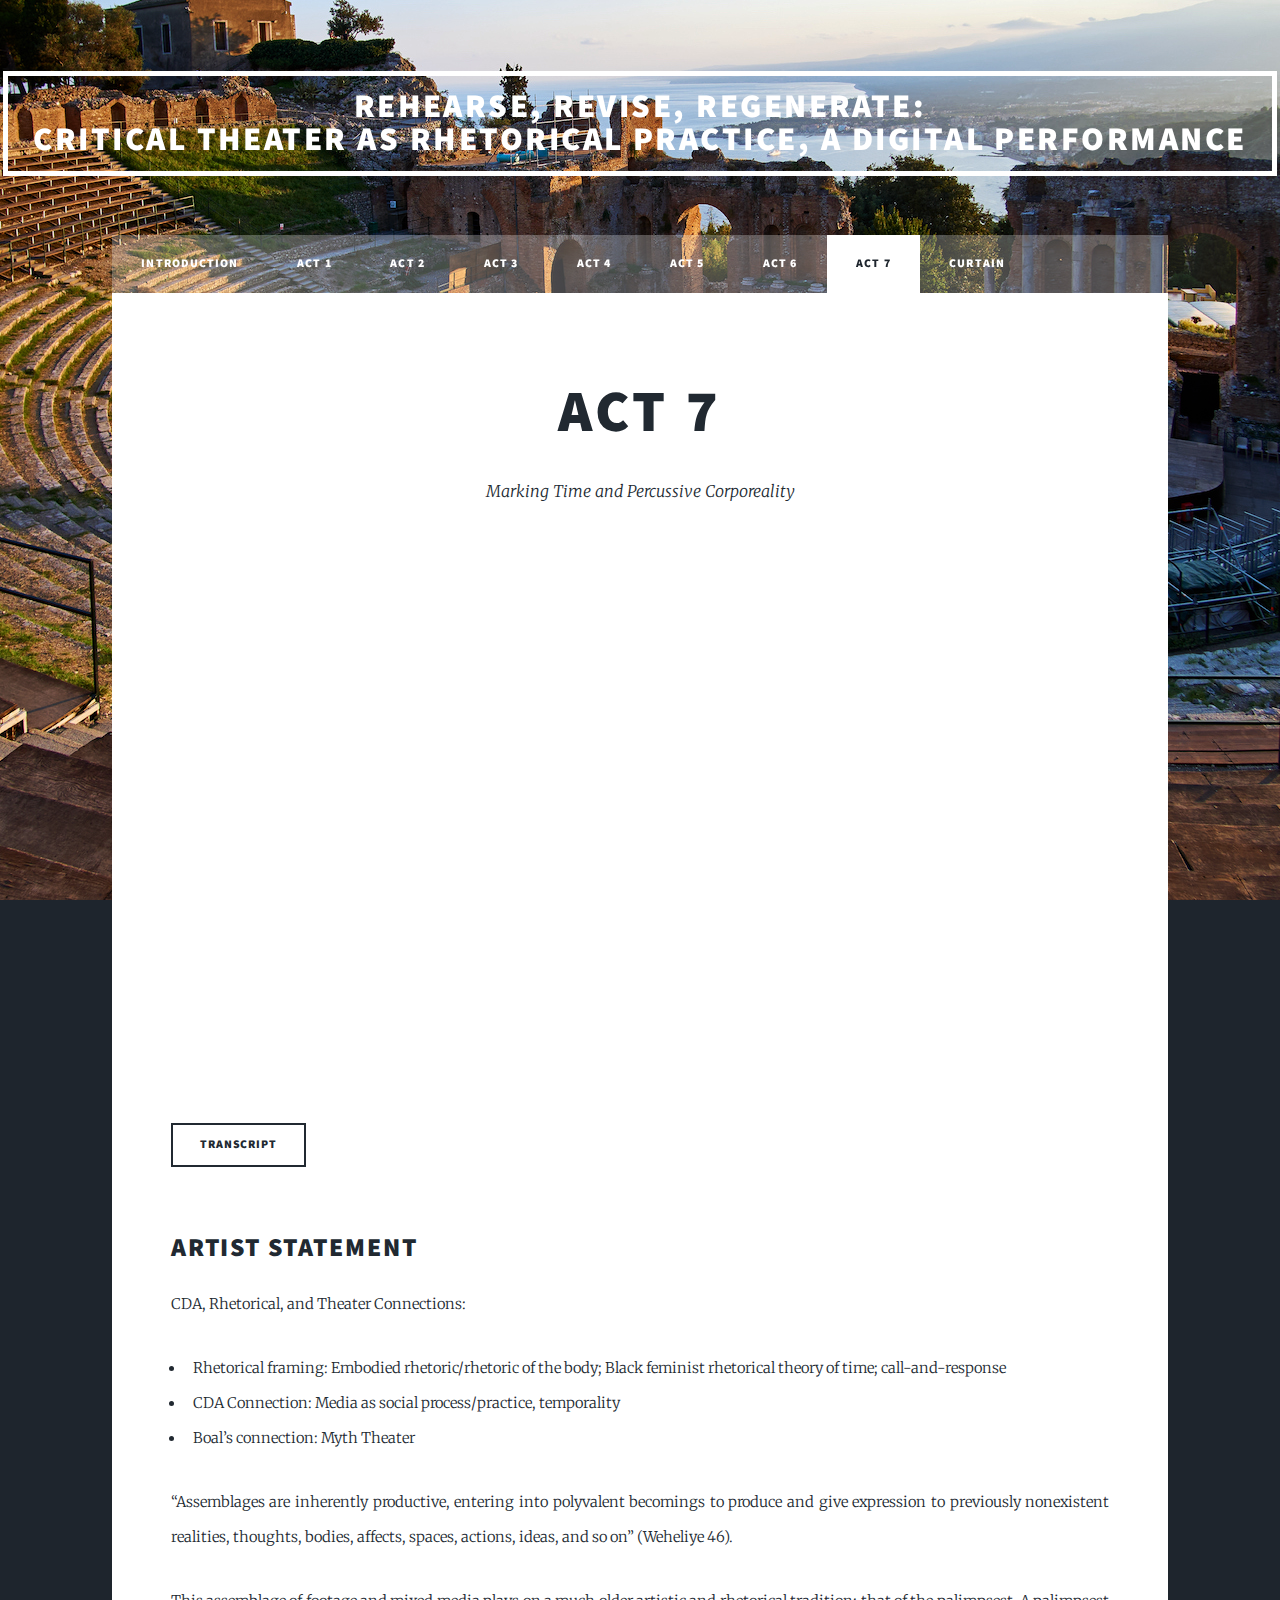
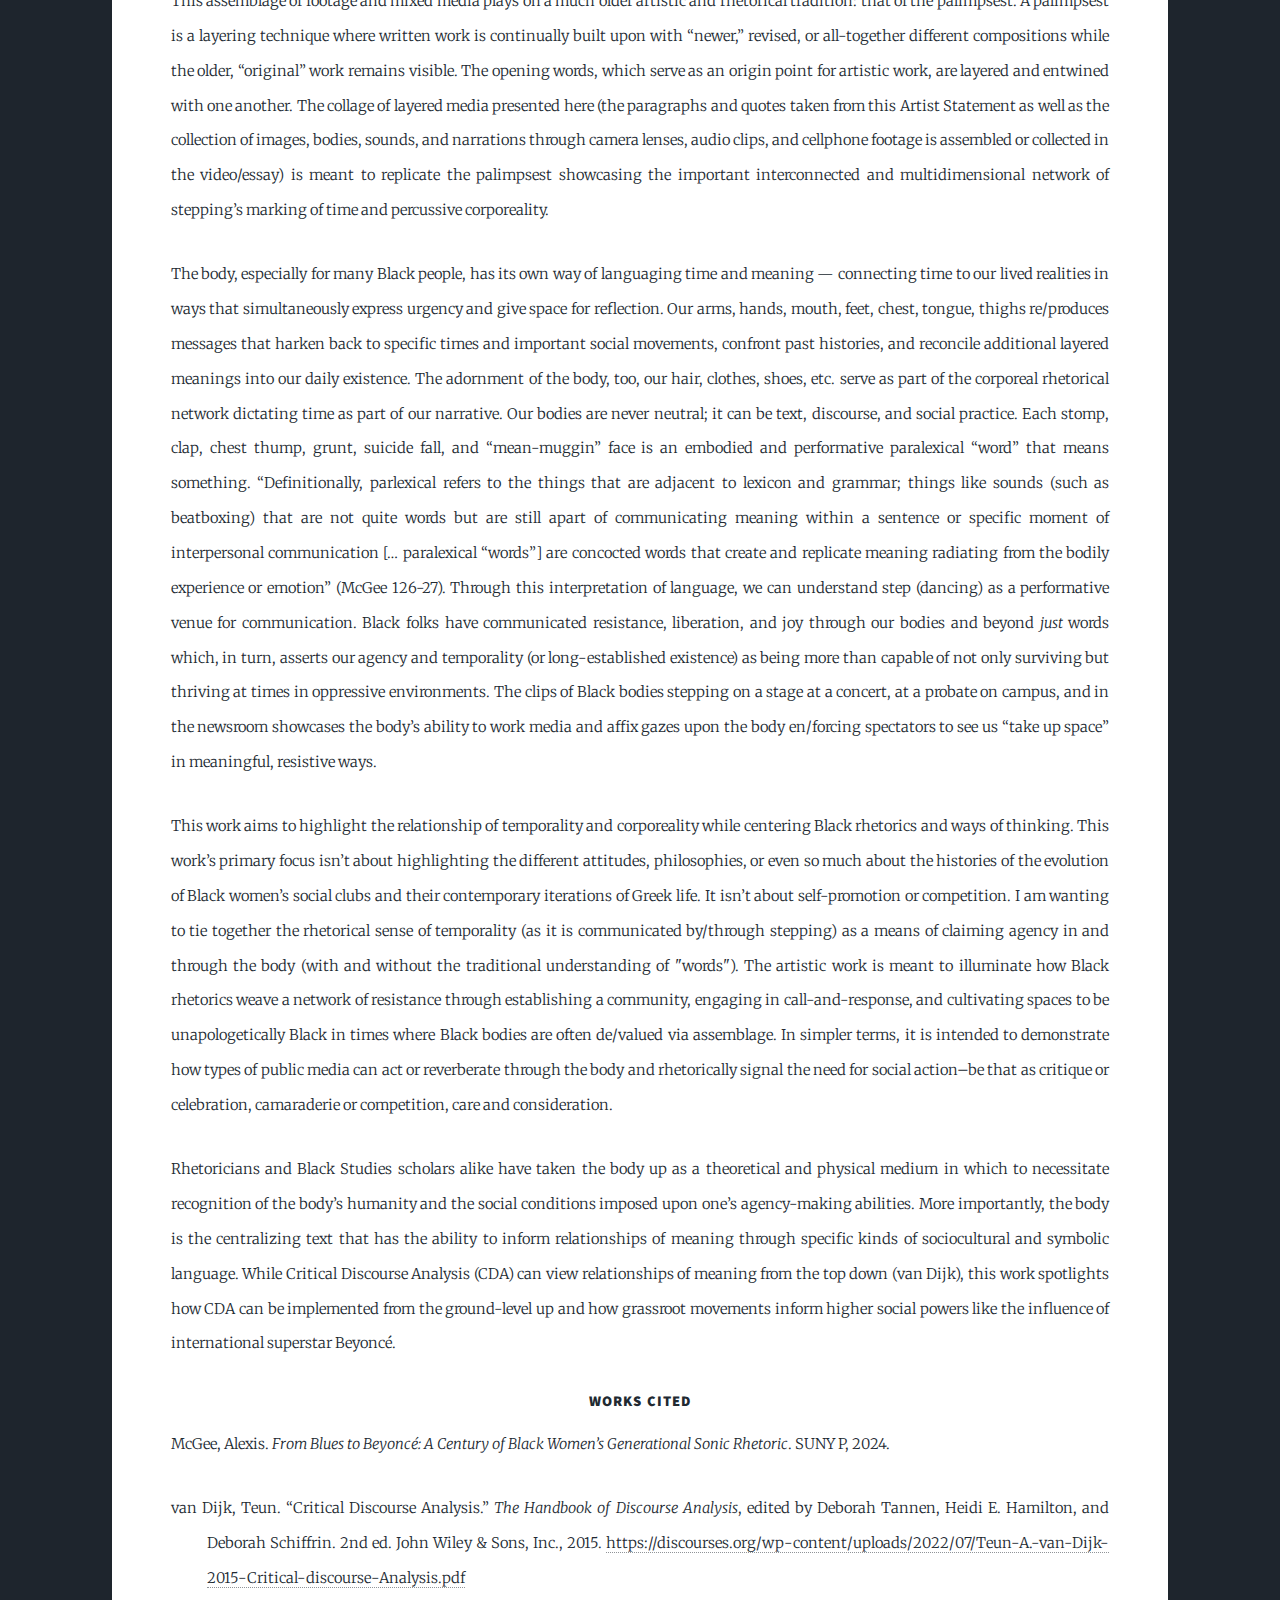
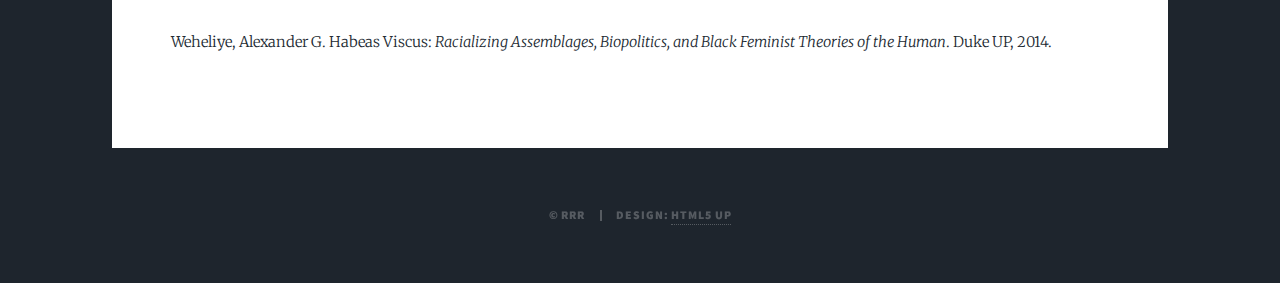
<file: RRR_Act07.html>
<!DOCTYPE HTML>
<!--
	Massively by HTML5 UP
	html5up.net | @ajlkn
	Free for personal and commercial use under the CCA 3.0 license (html5up.net/license)
-->
<html>
	<head>
		<title>Act 7: Marking Time and Percussive Corporeality</title>
		<meta charset="utf-8" />
		<meta name="viewport" content="width=device-width, initial-scale=1, user-scalable=no" />
		<link rel="stylesheet" href="assets/css/main.css" />
		<noscript><link rel="stylesheet" href="assets/css/noscript.css" /></noscript>
		<style>
.container {
  position: relative;
  width: 100%;
  overflow: hidden;
  padding-top: 56.25%; /* 16:9 Aspect Ratio */
}

.responsive-iframe {
  position: absolute;
  top: 0;
  left: 0;
  bottom: 0;
  right: 0;
  width: 100%;
  height: 100%;
  border: none;
}
</style>
	</head>
	<body class="is-preload">

		<!-- Wrapper -->
			<div id="wrapper">

				<!-- Header -->
					<header id="header">
						<a href="index.html" class="logo">Rehearse, Revise, Regenerate:<br>
						Critical Theater as Rhetorical Practice, A Digital Performance</a>
					</header>

				<!-- Nav -->
					<nav id="nav">
						<ul class="links">
							<li><a href="index.html">Introduction</a></li>
							<li><a href="RRR_Act01.html">Act 1</a></li>
							<li><a href="RRR_Act02.html">Act 2</a></li>
							<li><a href="RRR_Act03.html">Act 3</a></li>
							<li><a href="RRR_Act04.html">Act 4</a></li>
							<li><a href="RRR_Act05.html">Act 5</a></li>
							<li><a href="RRR_Act06.html">Act 6</a></li>
							<li class="active"><a href="RRR_Act07.html">Act 7</a></li>
							<li><a href="RRR_Curtain.html">Curtain</a></li>
						</ul>
					</nav>

				<!-- Main -->
					<div id="main">

						<!-- Post -->
							<section class="post">
								<header class="major">
									<h1>Act 7</h1>
									<p>Marking Time and Percussive Corporeality</p>
								</header>
<!--								<div class="image main"><img src="images/pic01.jpg" alt="" /></div>-->
								
								<div class="container"> 
									<p><iframe class="responsive-iframe" src="https://www.youtube.com/embed/4OGce3YC4tI?si=2M_d3Esbwnu7CXB6" title="YouTube video player" frameborder="0" allow="accelerometer; autoplay; clipboard-write; encrypted-media; gyroscope; picture-in-picture; web-share" referrerpolicy="strict-origin-when-cross-origin" allowfullscreen></iframe></p>
					  			</div>
								
								<div><a href="assets/RRR_Transcripts/Transcript_Marking Time and Percussive Corporeality.pdf" title="Transcript: Marking Time and Percussive Corporeality" target="_blank" class="button style1">transcript</a></div>
								
								<p>&nbsp;</p>
							  
								<div><h2>Artist Statement</h2></div>
								
								<p>CDA, Rhetorical, and Theater Connections:
									<ul>
									  <li>Rhetorical framing: Embodied rhetoric/rhetoric of the body; Black feminist rhetorical theory of time; call-and-response</li>
									  <li>CDA Connection: Media as social process/practice, temporality</li>
									  <li>Boal&rsquo;s connection: Myth Theater</li>
									</ul>
								</p>
								
					  			<p>&ldquo;Assemblages are inherently productive, entering into polyvalent becomings to produce and give expression to previously nonexistent realities, thoughts, bodies, affects, spaces, actions, ideas, and so on&rdquo; (Weheliye 46).</p>
						
								<p>This assemblage of footage and mixed media plays on a much older artistic and rhetorical tradition: that of the palimpsest. A palimpsest is a layering technique where written work is continually built upon with &ldquo;newer,&rdquo; revised, or all-together different compositions while the older, &ldquo;original&rdquo; work remains visible. The opening words, which serve as an origin point for artistic work, are layered and entwined with one another. The collage of layered media presented here (the paragraphs and quotes taken from this Artist Statement as well as the collection of images, bodies, sounds, and narrations through camera lenses, audio clips, and cellphone footage is assembled or collected in the video/essay) is meant to replicate the palimpsest showcasing the important interconnected and multidimensional network of stepping&rsquo;s marking of time and percussive corporeality.</p>

								<p>The body, especially for many Black people, has its own way of languaging time and meaning &mdash; connecting time to our lived realities in ways that simultaneously express urgency and give space for reflection. Our arms, hands, mouth, feet, chest, tongue, thighs re/produces messages that harken back to specific times and important social movements, confront past histories, and reconcile additional layered meanings into our daily existence. The adornment of the body, too, our hair, clothes, shoes, etc. serve as part of the corporeal rhetorical network dictating time as part of our narrative. Our bodies are never neutral; it can be text, discourse, and social practice. Each stomp, clap, chest thump, grunt, suicide fall, and &ldquo;mean-muggin&rdquo; face is an embodied and performative paralexical &ldquo;word&rdquo; that means something. &ldquo;Definitionally, parlexical refers to the things that are adjacent to lexicon and grammar; things like sounds (such as beatboxing) that are not quite words but are still apart of communicating meaning within a sentence or specific moment of interpersonal communication [&#8230; paralexical &ldquo;words&rdquo;] are concocted words that create and replicate meaning radiating from the bodily experience or emotion&rdquo; (McGee 126-27). Through this interpretation of language, we can understand step (dancing) as a performative venue for communication. Black folks have communicated resistance, liberation, and joy through our bodies and beyond <em>just</em> words which, in turn, asserts our agency and temporality (or long-established existence) as being more than capable of not only surviving but thriving at times in oppressive environments. The clips of Black bodies stepping on a stage at a concert, at a probate on campus, and in the newsroom showcases the body&rsquo;s ability to work media and affix gazes upon the body en/forcing spectators to see us &ldquo;take up space&rdquo; in meaningful, resistive ways.</p>
						  	    
						 		<p>This work aims to highlight the relationship of temporality and corporeality while centering Black rhetorics and ways of thinking. This work&rsquo;s primary focus isn&rsquo;t about highlighting the different attitudes, philosophies, or even so much about the histories of the evolution of Black women&rsquo;s social clubs and their contemporary iterations of Greek life. It isn&rsquo;t about self-promotion or competition. I am wanting to tie together the rhetorical sense of temporality (as it is communicated by/through stepping) as a means of claiming agency in and through the body (with and without the traditional understanding of &quot;words&quot;). The artistic work is meant to illuminate how Black rhetorics weave a network of resistance through establishing a community, engaging in call-and-response, and cultivating spaces to be unapologetically Black in times where Black bodies are often de/valued via assemblage. In simpler terms, it is intended to demonstrate how types of public media can act or reverberate through the body and rhetorically signal the need for social action–be that as critique or celebration, camaraderie or competition, care and consideration.</p>
						
						  		<p>Rhetoricians and Black Studies scholars alike have taken the body up as a theoretical and physical medium in which to necessitate recognition of the body&rsquo;s humanity and the social conditions imposed upon one&rsquo;s agency-making abilities. More importantly, the body is the centralizing text that has the ability to inform relationships of meaning through specific kinds of sociocultural and symbolic language. While Critical Discourse Analysis (CDA) can view relationships of meaning from the top down (van Dijk), this work spotlights how CDA can be implemented from the ground-level up and how grassroot movements inform higher social powers like the influence of international superstar Beyoncé.</p>
								
			<h4 style="text-align:center">Works Cited</h4>
						
							  <div style = "text-indent: -36px; padding-left: 36px;">
								<p>McGee, Alexis. <em>From Blues to Beyoncé: A Century of Black Women&rsquo;s Generational Sonic Rhetoric</em>. SUNY P, 2024.</p>
								<p>van Dijk, Teun. &ldquo;Critical Discourse Analysis.&rdquo; <em>The Handbook of Discourse Analysis</em>, edited by Deborah Tannen, Heidi E. Hamilton, and Deborah Schiffrin. 2nd ed. John Wiley &amp; Sons, Inc., 2015. <a href="https://discourses.org/wp-content/uploads/2022/07/Teun-A.-van-Dijk-2015-Critical-discourse-Analysis.pdf" target="_blank">https://discourses.org/wp-content/uploads/2022/07/Teun-A.-van-Dijk-2015-Critical-discourse-Analysis.pdf</a></p>
								<p>Weheliye, Alexander G. Habeas Viscus: <em>Racializing Assemblages, Biopolitics, and Black Feminist Theories of the Human</em>. Duke UP, 2014.</p>

							  </div>
					  </section>
								
				</div>
				<!-- Footer -->
				<!-- Copyright -->
					<div id="copyright">
						<ul><li>&copy; RRR</li><li>Design: <a href="https://html5up.net">HTML5 UP</a></li></ul>
					</div>
	</div>

		<!-- Scripts -->
			<script src="assets/js/jquery.min.js"></script>
			<script src="assets/js/jquery.scrollex.min.js"></script>
			<script src="assets/js/jquery.scrolly.min.js"></script>
			<script src="assets/js/browser.min.js"></script>
			<script src="assets/js/breakpoints.min.js"></script>
			<script src="assets/js/util.js"></script>
			<script src="assets/js/main.js"></script>

	</body>
</html>
</file>
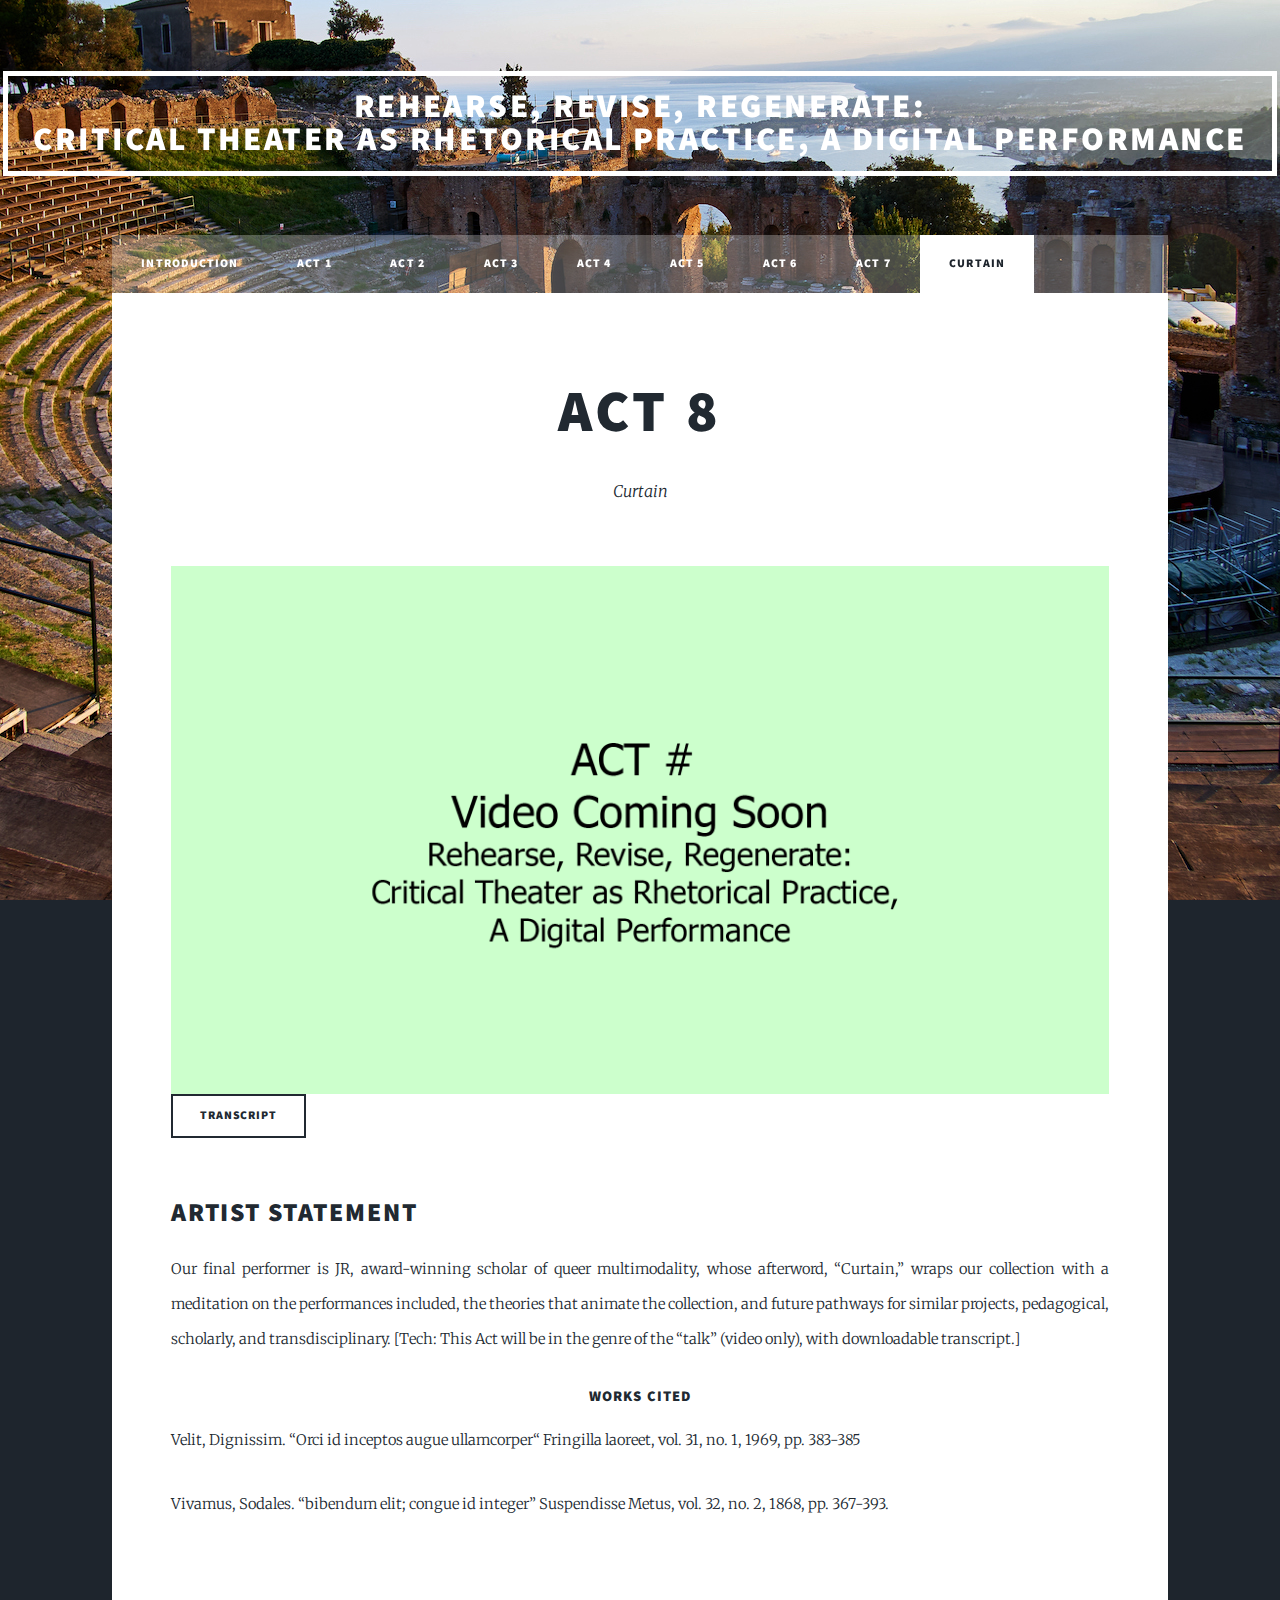
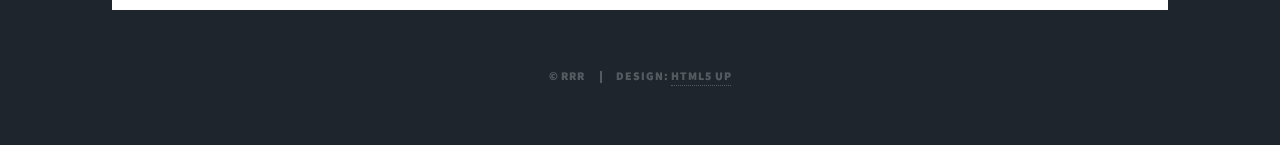
<file: RRR_Curtain.html>
<!DOCTYPE HTML>
<!--
	Massively by HTML5 UP
	html5up.net | @ajlkn
	Free for personal and commercial use under the CCA 3.0 license (html5up.net/license)
-->
<html>
	<head>
		<title>Curtain</title>
		<meta charset="utf-8" />
		<meta name="viewport" content="width=device-width, initial-scale=1, user-scalable=no" />
		<link rel="stylesheet" href="assets/css/main.css" />
		<noscript><link rel="stylesheet" href="assets/css/noscript.css" /></noscript>
		<style>
.container {
  position: relative;
  width: 100%;
  overflow: hidden;
  padding-top: 56.25%; /* 16:9 Aspect Ratio */
}

.responsive-iframe {
  position: absolute;
  top: 0;
  left: 0;
  bottom: 0;
  right: 0;
  width: 100%;
  height: 100%;
  border: none;
}
</style>
	</head>
	<body class="is-preload">

		<!-- Wrapper -->
			<div id="wrapper">

				<!-- Header -->
					<header id="header">
						<a href="index.html" class="logo">Rehearse, Revise, Regenerate:<br>
						Critical Theater as Rhetorical Practice, A Digital Performance</a>
					</header>

				<!-- Nav -->
					<nav id="nav">
						<ul class="links">
							<li><a href="index.html">Introduction</a></li>
							<li><a href="RRR_Act01.html">Act 1</a></li>
							<li><a href="RRR_Act02.html">Act 2</a></li>
							<li><a href="RRR_Act03.html">Act 3</a></li>
							<li><a href="RRR_Act04.html">Act 4</a></li>
							<li><a href="RRR_Act05.html">Act 5</a></li>
							<li><a href="RRR_Act06.html">Act 6</a></li>
							<li><a href="RRR_Act07.html">Act 7</a></li>
							<li class="active"><a href="RRR_Curtain.html">Curtain</a></li>
						</ul>
					</nav>

				<!-- Main -->
					<div id="main">

						<!-- Post -->
					  <section class="post">
								<header class="major">
									<h1>Act 8</h1>
									<p>Curtain</p>
								</header>

								<div class="image main"><img src="images/RRR_videoPlaceholder.png" alt=""/>
						  
								<a href="assets/RRR_Transcripts/Transcripts_placeholders.pdf" title="Transcripts Placeholders" target="_blank" class="button style1">transcript</a></div>
						 		
								<div> <h2>Artist Statement</h2></div>
								<p>Our final performer is JR, award-winning scholar of queer multimodality, whose afterword, “Curtain,” wraps our collection with a meditation on the performances included, the theories that animate the collection, and future pathways for similar projects, pedagogical, scholarly, and transdisciplinary. [Tech: This Act will be in the genre of the  “talk” (video only), with downloadable transcript.]</p>
								
<h4 style="text-align:center">Works Cited</h4>
						
						<div style = "text-indent: -36px; padding-left: 36px;">
							<p>Velit, Dignissim.  &ldquo;Orci id inceptos augue ullamcorper&ldquo; Fringilla laoreet, vol. 31, no. 1, 1969, pp. 383-385</p>
				
						  <p>Vivamus, Sodales. &ldquo;bibendum elit; congue id integer&rdquo; Suspendisse Metus, vol. 32, no. 2, 1868, pp. 367-393.</p>
						</div>
					  </section>
								
				</div>
				<!-- Footer -->
				<!-- Copyright -->
					<div id="copyright">
						<ul><li>&copy; RRR</li><li>Design: <a href="https://html5up.net">HTML5 UP</a></li></ul>
					</div>
	</div>

		<!-- Scripts -->
			<script src="assets/js/jquery.min.js"></script>
			<script src="assets/js/jquery.scrollex.min.js"></script>
			<script src="assets/js/jquery.scrolly.min.js"></script>
			<script src="assets/js/browser.min.js"></script>
			<script src="assets/js/breakpoints.min.js"></script>
			<script src="assets/js/util.js"></script>
			<script src="assets/js/main.js"></script>

	</body>
</html>
</file>
<file: assets/css/main.css>
@import url(fontawesome-all.min.css);
@import url("https://fonts.googleapis.com/css?family=Merriweather:300,700,300italic,700italic|Source+Sans+Pro:900");

/*
	Massively by HTML5 UP
	html5up.net | @ajlkn
	Free for personal and commercial use under the CCA 3.0 license (html5up.net/license)
*/

html, body, div, span, applet, object,
iframe, h1, h2, h3, h4, h5, h6, p, blockquote,
pre, a, abbr, acronym, address, big, cite,
code, del, dfn, em, img, ins, kbd, q, s, samp,
small, strike, strong, sub, sup, tt, var, b,
u, i, center, dl, dt, dd, ol, ul, li, fieldset,
form, label, legend, table, caption, tbody,
tfoot, thead, tr, th, td, article, aside,
canvas, details, embed, figure, figcaption,
footer, header, hgroup, menu, nav, output, ruby,
section, summary, time, mark, audio, video {
	margin: 0;
	padding: 0;
	border: 0;
	font-size: 100%;
	font: inherit;
	vertical-align: baseline;}

article, aside, details, figcaption, figure,
footer, header, hgroup, menu, nav, section {
	display: block;}

body {
	line-height: 1;
}

ol, ul {
	list-style: none;
}

blockquote, q {
	quotes: none;
}

	blockquote:before, blockquote:after, q:before, q:after {
		content: '';
		content: none;
	}

table {
	border-collapse: collapse;
	border-spacing: 0;
}

body {
	-webkit-text-size-adjust: none;
}

mark {
	background-color: transparent;
	color: inherit;
}

input::-moz-focus-inner {
	border: 0;
	padding: 0;
}

input, select, textarea {
	-moz-appearance: none;
	-webkit-appearance: none;
	-ms-appearance: none;
	appearance: none;
}

/* Basic */

	@-ms-viewport {
		width: device-width;
	}

	body {
		-ms-overflow-style: scrollbar;
	}

	@media screen and (max-width: 480px) {

		html, body {
			min-width: 320px;
		}

	}

	html {
		box-sizing: border-box;
	}

	*, *:before, *:after {
		box-sizing: inherit;
	}

	body {
		background-color: #1e252d;
	}

		body.is-preload *, body.is-preload *:before, body.is-preload *:after {
			-moz-animation: none !important;
			-webkit-animation: none !important;
			-ms-animation: none !important;
			animation: none !important;
			-moz-transition: none !important;
			-webkit-transition: none !important;
			-ms-transition: none !important;
			transition: none !important;
		}

/* Type */

	html {
		font-size: 16pt;
	}

		@media screen and (max-width: 1680px) {

			html {
				font-size: 12pt;
			}

		}

		@media screen and (max-width: 1280px) {

			html {
				font-size: 11pt;
			}

		}

		@media screen and (max-width: 360px) {

			html {
				font-size: 10pt;
			}

		}

	body {
		color: #212931;
	}

	body, input, select, textarea {
		font-family: "Merriweather", Georgia, serif;
		font-weight: 300;
		font-size: 1rem;
		line-height: 2.375;
	}

	a {
		-moz-transition: color 0.2s ease-in-out, background-color 0.2s ease-in-out, border-color 0.2s ease-in-out, box-shadow 0.2s ease-in-out;
		-webkit-transition: color 0.2s ease-in-out, background-color 0.2s ease-in-out, border-color 0.2s ease-in-out, box-shadow 0.2s ease-in-out;
		-ms-transition: color 0.2s ease-in-out, background-color 0.2s ease-in-out, border-color 0.2s ease-in-out, box-shadow 0.2s ease-in-out;
		transition: color 0.2s ease-in-out, background-color 0.2s ease-in-out, border-color 0.2s ease-in-out, box-shadow 0.2s ease-in-out;
		border-bottom: dotted 1px;
		text-decoration: none;
	}

		a:hover {
			border-bottom-color: transparent;
		}

	strong, b {
		font-weight: 600;
	}

	em, i {
		font-style: italic;
	}

	p {
		text-align: justify;
		margin: 0 0 2rem 0;
	}

	h1, h2, h3, h4, h5, h6 {
		font-family: "Source Sans Pro", Helvetica, sans-serif;
		font-weight: 900;
		line-height: 1.5;
		letter-spacing: 0.075em;
		text-transform: uppercase;
		margin: 0 0 1rem 0;
	}

		h1 a, h2 a, h3 a, h4 a, h5 a, h6 a {
			border-bottom: 0;
			color: inherit;
			text-decoration: none;
		}

	h1 {
		font-size: 4rem;
		line-height: 1.1;
		margin: 0 0 2rem 0;
	}

	h2 {
		font-size: 1.75rem;
		line-height: 1.3;
		margin: 0 0 1.5rem 0;
	}

	h3 {
		font-size: 1.25rem;
		margin: 0 0 1.5rem 0;
	}

	h4 {
		font-size: 1rem;
	}

	h5 {
		font-size: 0.9rem;
	}

	h6 {
		font-size: 0.8rem;
	}

	sub {
		font-size: 0.8rem;
		position: relative;
		top: 0.5rem;
	}

	sup {
		font-size: 0.8rem;
		position: relative;
		top: -0.5rem;
	}

	blockquote {
		border-left: solid 4px;
		font-style: italic;
		margin: 0 0 2rem 0;
		padding: 0.5rem 0 0.5rem 2rem;
	}

	code {
		border: solid 2px;
		font-family: "Courier New", monospace;
		font-size: 0.9rem;
		margin: 0 0.25rem;
		padding: 0.25rem 0.65rem;
	}

	pre {
		-webkit-overflow-scrolling: touch;
		font-family: "Courier New", monospace;
		font-size: 0.9rem;
		margin: 0 0 2rem 0;
	}

		pre code {
			display: block;
			line-height: 1.75;
			padding: 1rem 1.5rem;
			overflow-x: auto;
		}

	hr {
		border: 0;
		border-bottom: solid 2px;
		margin: 3rem 0;
	}

		hr.major {
			margin: 5rem 0;
		}

	.align-left {
		text-align: left;
	}

	.align-center {
		text-align: center;
	}

	.align-right {
		text-align: right;
	}

	input, select, textarea {
		color: #212931;
	}

	a {
		color: #212931;
		border-bottom-color: rgba(33, 41, 49, 0.5);
	}

		a:hover {
			border-bottom-color: transparent;
			color: #1ec16d !important;
		}

	strong, b {
		color: #212931;
	}

	h1, h2, h3, h4, h5, h6 {
		color: #212931;
	}

	blockquote {
		border-left-color: #eeeeee;
	}

	code {
		background: rgba(220, 220, 220, 0.25);
		border-color: #eeeeee;
	}

	hr {
		border-bottom-color: #eeeeee;
	}

/* Row */

	.row {
		display: flex;
		flex-wrap: wrap;
		box-sizing: border-box;
		align-items: stretch;
	}

		.row > * {
			box-sizing: border-box;
		}

		.row.gtr-uniform > * > :last-child {
			margin-bottom: 0;
		}

		.row.aln-left {
			justify-content: flex-start;
		}

		.row.aln-center {
			justify-content: center;
		}

		.row.aln-right {
			justify-content: flex-end;
		}

		.row.aln-top {
			align-items: flex-start;
		}

		.row.aln-middle {
			align-items: center;
		}

		.row.aln-bottom {
			align-items: flex-end;
		}

		.row > .imp {
			order: -1;
		}

		.row > .col-1 {
			width: 8.33333%;
		}

		.row > .off-1 {
			margin-left: 8.33333%;
		}

		.row > .col-2 {
			width: 16.66667%;
		}

		.row > .off-2 {
			margin-left: 16.66667%;
		}

		.row > .col-3 {
			width: 25%;
		}

		.row > .off-3 {
			margin-left: 25%;
		}

		.row > .col-4 {
			width: 33.33333%;
		}

		.row > .off-4 {
			margin-left: 33.33333%;
		}

		.row > .col-5 {
			width: 41.66667%;
		}

		.row > .off-5 {
			margin-left: 41.66667%;
		}

		.row > .col-6 {
			width: 50%;
		}

		.row > .off-6 {
			margin-left: 50%;
		}

		.row > .col-7 {
			width: 58.33333%;
		}

		.row > .off-7 {
			margin-left: 58.33333%;
		}

		.row > .col-8 {
			width: 66.66667%;
		}

		.row > .off-8 {
			margin-left: 66.66667%;
		}

		.row > .col-9 {
			width: 75%;
		}

		.row > .off-9 {
			margin-left: 75%;
		}

		.row > .col-10 {
			width: 83.33333%;
		}

		.row > .off-10 {
			margin-left: 83.33333%;
		}

		.row > .col-11 {
			width: 91.66667%;
		}

		.row > .off-11 {
			margin-left: 91.66667%;
		}

		.row > .col-12 {
			width: 100%;
		}

		.row > .off-12 {
			margin-left: 100%;
		}

		.row.gtr-0 {
			margin-top: 0;
			margin-left: 0rem;
		}

			.row.gtr-0 > * {
				padding: 0 0 0 0rem;
			}

			.row.gtr-0.gtr-uniform {
				margin-top: 0rem;
			}

				.row.gtr-0.gtr-uniform > * {
					padding-top: 0rem;
				}

		.row.gtr-25 {
			margin-top: 0;
			margin-left: -0.375rem;
		}

			.row.gtr-25 > * {
				padding: 0 0 0 0.375rem;
			}

			.row.gtr-25.gtr-uniform {
				margin-top: -0.375rem;
			}

				.row.gtr-25.gtr-uniform > * {
					padding-top: 0.375rem;
				}

		.row.gtr-50 {
			margin-top: 0;
			margin-left: -0.75rem;
		}

			.row.gtr-50 > * {
				padding: 0 0 0 0.75rem;
			}

			.row.gtr-50.gtr-uniform {
				margin-top: -0.75rem;
			}

				.row.gtr-50.gtr-uniform > * {
					padding-top: 0.75rem;
				}

		.row {
			margin-top: 0;
			margin-left: -1.5rem;
		}

			.row > * {
				padding: 0 0 0 1.5rem;
			}

			.row.gtr-uniform {
				margin-top: -1.5rem;
			}

				.row.gtr-uniform > * {
					padding-top: 1.5rem;
				}

		.row.gtr-150 {
			margin-top: 0;
			margin-left: -2.25rem;
		}

			.row.gtr-150 > * {
				padding: 0 0 0 2.25rem;
			}

			.row.gtr-150.gtr-uniform {
				margin-top: -2.25rem;
			}

				.row.gtr-150.gtr-uniform > * {
					padding-top: 2.25rem;
				}

		.row.gtr-200 {
			margin-top: 0;
			margin-left: -3rem;
		}

			.row.gtr-200 > * {
				padding: 0 0 0 3rem;
			}

			.row.gtr-200.gtr-uniform {
				margin-top: -3rem;
			}

				.row.gtr-200.gtr-uniform > * {
					padding-top: 3rem;
				}

		@media screen and (max-width: 1680px) {

			.row {
				display: flex;
				flex-wrap: wrap;
				box-sizing: border-box;
				align-items: stretch;
			}

				.row > * {
					box-sizing: border-box;
				}

				.row.gtr-uniform > * > :last-child {
					margin-bottom: 0;
				}

				.row.aln-left {
					justify-content: flex-start;
				}

				.row.aln-center {
					justify-content: center;
				}

				.row.aln-right {
					justify-content: flex-end;
				}

				.row.aln-top {
					align-items: flex-start;
				}

				.row.aln-middle {
					align-items: center;
				}

				.row.aln-bottom {
					align-items: flex-end;
				}

				.row > .imp-xlarge {
					order: -1;
				}

				.row > .col-1-xlarge {
					width: 8.33333%;
				}

				.row > .off-1-xlarge {
					margin-left: 8.33333%;
				}

				.row > .col-2-xlarge {
					width: 16.66667%;
				}

				.row > .off-2-xlarge {
					margin-left: 16.66667%;
				}

				.row > .col-3-xlarge {
					width: 25%;
				}

				.row > .off-3-xlarge {
					margin-left: 25%;
				}

				.row > .col-4-xlarge {
					width: 33.33333%;
				}

				.row > .off-4-xlarge {
					margin-left: 33.33333%;
				}

				.row > .col-5-xlarge {
					width: 41.66667%;
				}

				.row > .off-5-xlarge {
					margin-left: 41.66667%;
				}

				.row > .col-6-xlarge {
					width: 50%;
				}

				.row > .off-6-xlarge {
					margin-left: 50%;
				}

				.row > .col-7-xlarge {
					width: 58.33333%;
				}

				.row > .off-7-xlarge {
					margin-left: 58.33333%;
				}

				.row > .col-8-xlarge {
					width: 66.66667%;
				}

				.row > .off-8-xlarge {
					margin-left: 66.66667%;
				}

				.row > .col-9-xlarge {
					width: 75%;
				}

				.row > .off-9-xlarge {
					margin-left: 75%;
				}

				.row > .col-10-xlarge {
					width: 83.33333%;
				}

				.row > .off-10-xlarge {
					margin-left: 83.33333%;
				}

				.row > .col-11-xlarge {
					width: 91.66667%;
				}

				.row > .off-11-xlarge {
					margin-left: 91.66667%;
				}

				.row > .col-12-xlarge {
					width: 100%;
				}

				.row > .off-12-xlarge {
					margin-left: 100%;
				}

				.row.gtr-0 {
					margin-top: 0;
					margin-left: 0rem;
				}

					.row.gtr-0 > * {
						padding: 0 0 0 0rem;
					}

					.row.gtr-0.gtr-uniform {
						margin-top: 0rem;
					}

						.row.gtr-0.gtr-uniform > * {
							padding-top: 0rem;
						}

				.row.gtr-25 {
					margin-top: 0;
					margin-left: -0.375rem;
				}

					.row.gtr-25 > * {
						padding: 0 0 0 0.375rem;
					}

					.row.gtr-25.gtr-uniform {
						margin-top: -0.375rem;
					}

						.row.gtr-25.gtr-uniform > * {
							padding-top: 0.375rem;
						}

				.row.gtr-50 {
					margin-top: 0;
					margin-left: -0.75rem;
				}

					.row.gtr-50 > * {
						padding: 0 0 0 0.75rem;
					}

					.row.gtr-50.gtr-uniform {
						margin-top: -0.75rem;
					}

						.row.gtr-50.gtr-uniform > * {
							padding-top: 0.75rem;
						}

				.row {
					margin-top: 0;
					margin-left: -1.5rem;
				}

					.row > * {
						padding: 0 0 0 1.5rem;
					}

					.row.gtr-uniform {
						margin-top: -1.5rem;
					}

						.row.gtr-uniform > * {
							padding-top: 1.5rem;
						}

				.row.gtr-150 {
					margin-top: 0;
					margin-left: -2.25rem;
				}

					.row.gtr-150 > * {
						padding: 0 0 0 2.25rem;
					}

					.row.gtr-150.gtr-uniform {
						margin-top: -2.25rem;
					}

						.row.gtr-150.gtr-uniform > * {
							padding-top: 2.25rem;
						}

				.row.gtr-200 {
					margin-top: 0;
					margin-left: -3rem;
				}

					.row.gtr-200 > * {
						padding: 0 0 0 3rem;
					}

					.row.gtr-200.gtr-uniform {
						margin-top: -3rem;
					}

						.row.gtr-200.gtr-uniform > * {
							padding-top: 3rem;
						}

		}

		@media screen and (max-width: 1280px) {

			.row {
				display: flex;
				flex-wrap: wrap;
				box-sizing: border-box;
				align-items: stretch;
			}

				.row > * {
					box-sizing: border-box;
				}

				.row.gtr-uniform > * > :last-child {
					margin-bottom: 0;
				}

				.row.aln-left {
					justify-content: flex-start;
				}

				.row.aln-center {
					justify-content: center;
				}

				.row.aln-right {
					justify-content: flex-end;
				}

				.row.aln-top {
					align-items: flex-start;
				}

				.row.aln-middle {
					align-items: center;
				}

				.row.aln-bottom {
					align-items: flex-end;
				}

				.row > .imp-large {
					order: -1;
				}

				.row > .col-1-large {
					width: 8.33333%;
				}

				.row > .off-1-large {
					margin-left: 8.33333%;
				}

				.row > .col-2-large {
					width: 16.66667%;
				}

				.row > .off-2-large {
					margin-left: 16.66667%;
				}

				.row > .col-3-large {
					width: 25%;
				}

				.row > .off-3-large {
					margin-left: 25%;
				}

				.row > .col-4-large {
					width: 33.33333%;
				}

				.row > .off-4-large {
					margin-left: 33.33333%;
				}

				.row > .col-5-large {
					width: 41.66667%;
				}

				.row > .off-5-large {
					margin-left: 41.66667%;
				}

				.row > .col-6-large {
					width: 50%;
				}

				.row > .off-6-large {
					margin-left: 50%;
				}

				.row > .col-7-large {
					width: 58.33333%;
				}

				.row > .off-7-large {
					margin-left: 58.33333%;
				}

				.row > .col-8-large {
					width: 66.66667%;
				}

				.row > .off-8-large {
					margin-left: 66.66667%;
				}

				.row > .col-9-large {
					width: 75%;
				}

				.row > .off-9-large {
					margin-left: 75%;
				}

				.row > .col-10-large {
					width: 83.33333%;
				}

				.row > .off-10-large {
					margin-left: 83.33333%;
				}

				.row > .col-11-large {
					width: 91.66667%;
				}

				.row > .off-11-large {
					margin-left: 91.66667%;
				}

				.row > .col-12-large {
					width: 100%;
				}

				.row > .off-12-large {
					margin-left: 100%;
				}

				.row.gtr-0 {
					margin-top: 0;
					margin-left: 0rem;
				}

					.row.gtr-0 > * {
						padding: 0 0 0 0rem;
					}

					.row.gtr-0.gtr-uniform {
						margin-top: 0rem;
					}

						.row.gtr-0.gtr-uniform > * {
							padding-top: 0rem;
						}

				.row.gtr-25 {
					margin-top: 0;
					margin-left: -0.375rem;
				}

					.row.gtr-25 > * {
						padding: 0 0 0 0.375rem;
					}

					.row.gtr-25.gtr-uniform {
						margin-top: -0.375rem;
					}

						.row.gtr-25.gtr-uniform > * {
							padding-top: 0.375rem;
						}

				.row.gtr-50 {
					margin-top: 0;
					margin-left: -0.75rem;
				}

					.row.gtr-50 > * {
						padding: 0 0 0 0.75rem;
					}

					.row.gtr-50.gtr-uniform {
						margin-top: -0.75rem;
					}

						.row.gtr-50.gtr-uniform > * {
							padding-top: 0.75rem;
						}

				.row {
					margin-top: 0;
					margin-left: -1.5rem;
				}

					.row > * {
						padding: 0 0 0 1.5rem;
					}

					.row.gtr-uniform {
						margin-top: -1.5rem;
					}

						.row.gtr-uniform > * {
							padding-top: 1.5rem;
						}

				.row.gtr-150 {
					margin-top: 0;
					margin-left: -2.25rem;
				}

					.row.gtr-150 > * {
						padding: 0 0 0 2.25rem;
					}

					.row.gtr-150.gtr-uniform {
						margin-top: -2.25rem;
					}

						.row.gtr-150.gtr-uniform > * {
							padding-top: 2.25rem;
						}

				.row.gtr-200 {
					margin-top: 0;
					margin-left: -3rem;
				}

					.row.gtr-200 > * {
						padding: 0 0 0 3rem;
					}

					.row.gtr-200.gtr-uniform {
						margin-top: -3rem;
					}

						.row.gtr-200.gtr-uniform > * {
							padding-top: 3rem;
						}

		}

		@media screen and (max-width: 980px) {

			.row {
				display: flex;
				flex-wrap: wrap;
				box-sizing: border-box;
				align-items: stretch;
			}

				.row > * {
					box-sizing: border-box;
				}

				.row.gtr-uniform > * > :last-child {
					margin-bottom: 0;
				}

				.row.aln-left {
					justify-content: flex-start;
				}

				.row.aln-center {
					justify-content: center;
				}

				.row.aln-right {
					justify-content: flex-end;
				}

				.row.aln-top {
					align-items: flex-start;
				}

				.row.aln-middle {
					align-items: center;
				}

				.row.aln-bottom {
					align-items: flex-end;
				}

				.row > .imp-medium {
					order: -1;
				}

				.row > .col-1-medium {
					width: 8.33333%;
				}

				.row > .off-1-medium {
					margin-left: 8.33333%;
				}

				.row > .col-2-medium {
					width: 16.66667%;
				}

				.row > .off-2-medium {
					margin-left: 16.66667%;
				}

				.row > .col-3-medium {
					width: 25%;
				}

				.row > .off-3-medium {
					margin-left: 25%;
				}

				.row > .col-4-medium {
					width: 33.33333%;
				}

				.row > .off-4-medium {
					margin-left: 33.33333%;
				}

				.row > .col-5-medium {
					width: 41.66667%;
				}

				.row > .off-5-medium {
					margin-left: 41.66667%;
				}

				.row > .col-6-medium {
					width: 50%;
				}

				.row > .off-6-medium {
					margin-left: 50%;
				}

				.row > .col-7-medium {
					width: 58.33333%;
				}

				.row > .off-7-medium {
					margin-left: 58.33333%;
				}

				.row > .col-8-medium {
					width: 66.66667%;
				}

				.row > .off-8-medium {
					margin-left: 66.66667%;
				}

				.row > .col-9-medium {
					width: 75%;
				}

				.row > .off-9-medium {
					margin-left: 75%;
				}

				.row > .col-10-medium {
					width: 83.33333%;
				}

				.row > .off-10-medium {
					margin-left: 83.33333%;
				}

				.row > .col-11-medium {
					width: 91.66667%;
				}

				.row > .off-11-medium {
					margin-left: 91.66667%;
				}

				.row > .col-12-medium {
					width: 100%;
				}

				.row > .off-12-medium {
					margin-left: 100%;
				}

				.row.gtr-0 {
					margin-top: 0;
					margin-left: 0rem;
				}

					.row.gtr-0 > * {
						padding: 0 0 0 0rem;
					}

					.row.gtr-0.gtr-uniform {
						margin-top: 0rem;
					}

						.row.gtr-0.gtr-uniform > * {
							padding-top: 0rem;
						}

				.row.gtr-25 {
					margin-top: 0;
					margin-left: -0.375rem;
				}

					.row.gtr-25 > * {
						padding: 0 0 0 0.375rem;
					}

					.row.gtr-25.gtr-uniform {
						margin-top: -0.375rem;
					}

						.row.gtr-25.gtr-uniform > * {
							padding-top: 0.375rem;
						}

				.row.gtr-50 {
					margin-top: 0;
					margin-left: -0.75rem;
				}

					.row.gtr-50 > * {
						padding: 0 0 0 0.75rem;
					}

					.row.gtr-50.gtr-uniform {
						margin-top: -0.75rem;
					}

						.row.gtr-50.gtr-uniform > * {
							padding-top: 0.75rem;
						}

				.row {
					margin-top: 0;
					margin-left: -1.5rem;
				}

					.row > * {
						padding: 0 0 0 1.5rem;
					}

					.row.gtr-uniform {
						margin-top: -1.5rem;
					}

						.row.gtr-uniform > * {
							padding-top: 1.5rem;
						}

				.row.gtr-150 {
					margin-top: 0;
					margin-left: -2.25rem;
				}

					.row.gtr-150 > * {
						padding: 0 0 0 2.25rem;
					}

					.row.gtr-150.gtr-uniform {
						margin-top: -2.25rem;
					}

						.row.gtr-150.gtr-uniform > * {
							padding-top: 2.25rem;
						}

				.row.gtr-200 {
					margin-top: 0;
					margin-left: -3rem;
				}

					.row.gtr-200 > * {
						padding: 0 0 0 3rem;
					}

					.row.gtr-200.gtr-uniform {
						margin-top: -3rem;
					}

						.row.gtr-200.gtr-uniform > * {
							padding-top: 3rem;
						}

		}

		@media screen and (max-width: 736px) {

			.row {
				display: flex;
				flex-wrap: wrap;
				box-sizing: border-box;
				align-items: stretch;
			}

				.row > * {
					box-sizing: border-box;
				}

				.row.gtr-uniform > * > :last-child {
					margin-bottom: 0;
				}

				.row.aln-left {
					justify-content: flex-start;
				}

				.row.aln-center {
					justify-content: center;
				}

				.row.aln-right {
					justify-content: flex-end;
				}

				.row.aln-top {
					align-items: flex-start;
				}

				.row.aln-middle {
					align-items: center;
				}

				.row.aln-bottom {
					align-items: flex-end;
				}

				.row > .imp-small {
					order: -1;
				}

				.row > .col-1-small {
					width: 8.33333%;
				}

				.row > .off-1-small {
					margin-left: 8.33333%;
				}

				.row > .col-2-small {
					width: 16.66667%;
				}

				.row > .off-2-small {
					margin-left: 16.66667%;
				}

				.row > .col-3-small {
					width: 25%;
				}

				.row > .off-3-small {
					margin-left: 25%;
				}

				.row > .col-4-small {
					width: 33.33333%;
				}

				.row > .off-4-small {
					margin-left: 33.33333%;
				}

				.row > .col-5-small {
					width: 41.66667%;
				}

				.row > .off-5-small {
					margin-left: 41.66667%;
				}

				.row > .col-6-small {
					width: 50%;
				}

				.row > .off-6-small {
					margin-left: 50%;
				}

				.row > .col-7-small {
					width: 58.33333%;
				}

				.row > .off-7-small {
					margin-left: 58.33333%;
				}

				.row > .col-8-small {
					width: 66.66667%;
				}

				.row > .off-8-small {
					margin-left: 66.66667%;
				}

				.row > .col-9-small {
					width: 75%;
				}

				.row > .off-9-small {
					margin-left: 75%;
				}

				.row > .col-10-small {
					width: 83.33333%;
				}

				.row > .off-10-small {
					margin-left: 83.33333%;
				}

				.row > .col-11-small {
					width: 91.66667%;
				}

				.row > .off-11-small {
					margin-left: 91.66667%;
				}

				.row > .col-12-small {
					width: 100%;
				}

				.row > .off-12-small {
					margin-left: 100%;
				}

				.row.gtr-0 {
					margin-top: 0;
					margin-left: 0rem;
				}

					.row.gtr-0 > * {
						padding: 0 0 0 0rem;
					}

					.row.gtr-0.gtr-uniform {
						margin-top: 0rem;
					}

						.row.gtr-0.gtr-uniform > * {
							padding-top: 0rem;
						}

				.row.gtr-25 {
					margin-top: 0;
					margin-left: -0.375rem;
				}

					.row.gtr-25 > * {
						padding: 0 0 0 0.375rem;
					}

					.row.gtr-25.gtr-uniform {
						margin-top: -0.375rem;
					}

						.row.gtr-25.gtr-uniform > * {
							padding-top: 0.375rem;
						}

				.row.gtr-50 {
					margin-top: 0;
					margin-left: -0.75rem;
				}

					.row.gtr-50 > * {
						padding: 0 0 0 0.75rem;
					}

					.row.gtr-50.gtr-uniform {
						margin-top: -0.75rem;
					}

						.row.gtr-50.gtr-uniform > * {
							padding-top: 0.75rem;
						}

				.row {
					margin-top: 0;
					margin-left: -1.5rem;
				}

					.row > * {
						padding: 0 0 0 1.5rem;
					}

					.row.gtr-uniform {
						margin-top: -1.5rem;
					}

						.row.gtr-uniform > * {
							padding-top: 1.5rem;
						}

				.row.gtr-150 {
					margin-top: 0;
					margin-left: -2.25rem;
				}

					.row.gtr-150 > * {
						padding: 0 0 0 2.25rem;
					}

					.row.gtr-150.gtr-uniform {
						margin-top: -2.25rem;
					}

						.row.gtr-150.gtr-uniform > * {
							padding-top: 2.25rem;
						}

				.row.gtr-200 {
					margin-top: 0;
					margin-left: -3rem;
				}

					.row.gtr-200 > * {
						padding: 0 0 0 3rem;
					}

					.row.gtr-200.gtr-uniform {
						margin-top: -3rem;
					}

						.row.gtr-200.gtr-uniform > * {
							padding-top: 3rem;
						}

		}

		@media screen and (max-width: 480px) {

			.row {
				display: flex;
				flex-wrap: wrap;
				box-sizing: border-box;
				align-items: stretch;
			}

				.row > * {
					box-sizing: border-box;
				}

				.row.gtr-uniform > * > :last-child {
					margin-bottom: 0;
				}

				.row.aln-left {
					justify-content: flex-start;
				}

				.row.aln-center {
					justify-content: center;
				}

				.row.aln-right {
					justify-content: flex-end;
				}

				.row.aln-top {
					align-items: flex-start;
				}

				.row.aln-middle {
					align-items: center;
				}

				.row.aln-bottom {
					align-items: flex-end;
				}

				.row > .imp-xsmall {
					order: -1;
				}

				.row > .col-1-xsmall {
					width: 8.33333%;
				}

				.row > .off-1-xsmall {
					margin-left: 8.33333%;
				}

				.row > .col-2-xsmall {
					width: 16.66667%;
				}

				.row > .off-2-xsmall {
					margin-left: 16.66667%;
				}

				.row > .col-3-xsmall {
					width: 25%;
				}

				.row > .off-3-xsmall {
					margin-left: 25%;
				}

				.row > .col-4-xsmall {
					width: 33.33333%;
				}

				.row > .off-4-xsmall {
					margin-left: 33.33333%;
				}

				.row > .col-5-xsmall {
					width: 41.66667%;
				}

				.row > .off-5-xsmall {
					margin-left: 41.66667%;
				}

				.row > .col-6-xsmall {
					width: 50%;
				}

				.row > .off-6-xsmall {
					margin-left: 50%;
				}

				.row > .col-7-xsmall {
					width: 58.33333%;
				}

				.row > .off-7-xsmall {
					margin-left: 58.33333%;
				}

				.row > .col-8-xsmall {
					width: 66.66667%;
				}

				.row > .off-8-xsmall {
					margin-left: 66.66667%;
				}

				.row > .col-9-xsmall {
					width: 75%;
				}

				.row > .off-9-xsmall {
					margin-left: 75%;
				}

				.row > .col-10-xsmall {
					width: 83.33333%;
				}

				.row > .off-10-xsmall {
					margin-left: 83.33333%;
				}

				.row > .col-11-xsmall {
					width: 91.66667%;
				}

				.row > .off-11-xsmall {
					margin-left: 91.66667%;
				}

				.row > .col-12-xsmall {
					width: 100%;
				}

				.row > .off-12-xsmall {
					margin-left: 100%;
				}

				.row.gtr-0 {
					margin-top: 0;
					margin-left: 0rem;
				}

					.row.gtr-0 > * {
						padding: 0 0 0 0rem;
					}

					.row.gtr-0.gtr-uniform {
						margin-top: 0rem;
					}

						.row.gtr-0.gtr-uniform > * {
							padding-top: 0rem;
						}

				.row.gtr-25 {
					margin-top: 0;
					margin-left: -0.375rem;
				}

					.row.gtr-25 > * {
						padding: 0 0 0 0.375rem;
					}

					.row.gtr-25.gtr-uniform {
						margin-top: -0.375rem;
					}

						.row.gtr-25.gtr-uniform > * {
							padding-top: 0.375rem;
						}

				.row.gtr-50 {
					margin-top: 0;
					margin-left: -0.75rem;
				}

					.row.gtr-50 > * {
						padding: 0 0 0 0.75rem;
					}

					.row.gtr-50.gtr-uniform {
						margin-top: -0.75rem;
					}

						.row.gtr-50.gtr-uniform > * {
							padding-top: 0.75rem;
						}

				.row {
					margin-top: 0;
					margin-left: -1.5rem;
				}

					.row > * {
						padding: 0 0 0 1.5rem;
					}

					.row.gtr-uniform {
						margin-top: -1.5rem;
					}

						.row.gtr-uniform > * {
							padding-top: 1.5rem;
						}

				.row.gtr-150 {
					margin-top: 0;
					margin-left: -2.25rem;
				}

					.row.gtr-150 > * {
						padding: 0 0 0 2.25rem;
					}

					.row.gtr-150.gtr-uniform {
						margin-top: -2.25rem;
					}

						.row.gtr-150.gtr-uniform > * {
							padding-top: 2.25rem;
						}

				.row.gtr-200 {
					margin-top: 0;
					margin-left: -3rem;
				}

					.row.gtr-200 > * {
						padding: 0 0 0 3rem;
					}

					.row.gtr-200.gtr-uniform {
						margin-top: -3rem;
					}

						.row.gtr-200.gtr-uniform > * {
							padding-top: 3rem;
						}

		}

		@media screen and (max-width: 360px) {

			.row {
				display: flex;
				flex-wrap: wrap;
				box-sizing: border-box;
				align-items: stretch;
			}

				.row > * {
					box-sizing: border-box;
				}

				.row.gtr-uniform > * > :last-child {
					margin-bottom: 0;
				}

				.row.aln-left {
					justify-content: flex-start;
				}

				.row.aln-center {
					justify-content: center;
				}

				.row.aln-right {
					justify-content: flex-end;
				}

				.row.aln-top {
					align-items: flex-start;
				}

				.row.aln-middle {
					align-items: center;
				}

				.row.aln-bottom {
					align-items: flex-end;
				}

				.row > .imp-xxsmall {
					order: -1;
				}

				.row > .col-1-xxsmall {
					width: 8.33333%;
				}

				.row > .off-1-xxsmall {
					margin-left: 8.33333%;
				}

				.row > .col-2-xxsmall {
					width: 16.66667%;
				}

				.row > .off-2-xxsmall {
					margin-left: 16.66667%;
				}

				.row > .col-3-xxsmall {
					width: 25%;
				}

				.row > .off-3-xxsmall {
					margin-left: 25%;
				}

				.row > .col-4-xxsmall {
					width: 33.33333%;
				}

				.row > .off-4-xxsmall {
					margin-left: 33.33333%;
				}

				.row > .col-5-xxsmall {
					width: 41.66667%;
				}

				.row > .off-5-xxsmall {
					margin-left: 41.66667%;
				}

				.row > .col-6-xxsmall {
					width: 50%;
				}

				.row > .off-6-xxsmall {
					margin-left: 50%;
				}

				.row > .col-7-xxsmall {
					width: 58.33333%;
				}

				.row > .off-7-xxsmall {
					margin-left: 58.33333%;
				}

				.row > .col-8-xxsmall {
					width: 66.66667%;
				}

				.row > .off-8-xxsmall {
					margin-left: 66.66667%;
				}

				.row > .col-9-xxsmall {
					width: 75%;
				}

				.row > .off-9-xxsmall {
					margin-left: 75%;
				}

				.row > .col-10-xxsmall {
					width: 83.33333%;
				}

				.row > .off-10-xxsmall {
					margin-left: 83.33333%;
				}

				.row > .col-11-xxsmall {
					width: 91.66667%;
				}

				.row > .off-11-xxsmall {
					margin-left: 91.66667%;
				}

				.row > .col-12-xxsmall {
					width: 100%;
				}

				.row > .off-12-xxsmall {
					margin-left: 100%;
				}

				.row.gtr-0 {
					margin-top: 0;
					margin-left: 0rem;
				}

					.row.gtr-0 > * {
						padding: 0 0 0 0rem;
					}

					.row.gtr-0.gtr-uniform {
						margin-top: 0rem;
					}

						.row.gtr-0.gtr-uniform > * {
							padding-top: 0rem;
						}

				.row.gtr-25 {
					margin-top: 0;
					margin-left: -0.375rem;
				}

					.row.gtr-25 > * {
						padding: 0 0 0 0.375rem;
					}

					.row.gtr-25.gtr-uniform {
						margin-top: -0.375rem;
					}

						.row.gtr-25.gtr-uniform > * {
							padding-top: 0.375rem;
						}

				.row.gtr-50 {
					margin-top: 0;
					margin-left: -0.75rem;
				}

					.row.gtr-50 > * {
						padding: 0 0 0 0.75rem;
					}

					.row.gtr-50.gtr-uniform {
						margin-top: -0.75rem;
					}

						.row.gtr-50.gtr-uniform > * {
							padding-top: 0.75rem;
						}

				.row {
					margin-top: 0;
					margin-left: -1.5rem;
				}

					.row > * {
						padding: 0 0 0 1.5rem;
					}

					.row.gtr-uniform {
						margin-top: -1.5rem;
					}

						.row.gtr-uniform > * {
							padding-top: 1.5rem;
						}

				.row.gtr-150 {
					margin-top: 0;
					margin-left: -2.25rem;
				}

					.row.gtr-150 > * {
						padding: 0 0 0 2.25rem;
					}

					.row.gtr-150.gtr-uniform {
						margin-top: -2.25rem;
					}

						.row.gtr-150.gtr-uniform > * {
							padding-top: 2.25rem;
						}

				.row.gtr-200 {
					margin-top: 0;
					margin-left: -3rem;
				}

					.row.gtr-200 > * {
						padding: 0 0 0 3rem;
					}

					.row.gtr-200.gtr-uniform {
						margin-top: -3rem;
					}

						.row.gtr-200.gtr-uniform > * {
							padding-top: 3rem;
						}

		}

/* Box */

	.box {
		border: solid 2px;
		margin-bottom: 2rem;
		padding: 1.5rem;
	}

		.box > :last-child,
		.box > :last-child > :last-child,
		.box > :last-child > :last-child > :last-child {
			margin-bottom: 0;
		}

		.box.alt {
			border: 0;
			border-radius: 0;
			padding: 0;
		}

	.box {
		border-color: #eeeeee;
	}

/* Button */

	input[type="submit"],
	input[type="reset"],
	input[type="button"],
	button,
	.button {
		-moz-appearance: none;
		-webkit-appearance: none;
		-ms-appearance: none;
		appearance: none;
		-moz-transition: background-color 0.2s ease-in-out, box-shadow 0.2s ease-in-out, color 0.2s ease-in-out;
		-webkit-transition: background-color 0.2s ease-in-out, box-shadow 0.2s ease-in-out, color 0.2s ease-in-out;
		-ms-transition: background-color 0.2s ease-in-out, box-shadow 0.2s ease-in-out, color 0.2s ease-in-out;
		transition: background-color 0.2s ease-in-out, box-shadow 0.2s ease-in-out, color 0.2s ease-in-out;
		border: 0;
		border-radius: 0;
		cursor: pointer;
		display: inline-block;
		font-family: "Source Sans Pro", Helvetica, sans-serif;
		font-size: 0.8rem;
		font-weight: 900;
		letter-spacing: 0.075em;
		height: 3rem;
		line-height: 3rem;
		padding: 0 2rem;
		text-align: center;
		text-decoration: none;
		text-transform: uppercase;
		white-space: nowrap;
	}

		input[type="submit"].icon:before,
		input[type="reset"].icon:before,
		input[type="button"].icon:before,
		button.icon:before,
		.button.icon:before {
			margin-right: 0.5rem;
		}

		input[type="submit"].icon.solo,
		input[type="reset"].icon.solo,
		input[type="button"].icon.solo,
		button.icon.solo,
		.button.icon.solo {
			position: relative;
			width: 4rem;
			height: 4rem;
			line-height: 4rem;
			border-radius: 4rem;
			text-indent: 4rem;
			overflow: hidden;
			padding: 0;
			white-space: nowrap;
		}

			input[type="submit"].icon.solo:before,
			input[type="reset"].icon.solo:before,
			input[type="button"].icon.solo:before,
			button.icon.solo:before,
			.button.icon.solo:before {
				position: absolute;
				display: block;
				top: 0;
				left: 0;
				width: inherit;
				height: inherit;
				line-height: inherit;
				font-size: 1.25rem;
				margin-right: 0;
				text-align: center;
				text-indent: 0;
			}

		input[type="submit"].fit,
		input[type="reset"].fit,
		input[type="button"].fit,
		button.fit,
		.button.fit {
			width: 100%;
		}

		input[type="submit"].small,
		input[type="reset"].small,
		input[type="button"].small,
		button.small,
		.button.small {
			font-size: 0.7rem;
			height: 2.5rem;
			line-height: 2.5rem;
			padding: 0 1.5rem;
		}

		input[type="submit"].large,
		input[type="reset"].large,
		input[type="button"].large,
		button.large,
		.button.large {
			font-size: 0.9rem;
			height: 3.5rem;
			line-height: 3.5rem;
			padding: 0 2.75rem;
		}

		@media screen and (max-width: 980px) {

			input[type="submit"],
			input[type="reset"],
			input[type="button"],
			button,
			.button {
				font-size: 0.9rem;
				height: 3.25rem;
				line-height: 3.25rem;
			}

				input[type="submit"].large,
				input[type="reset"].large,
				input[type="button"].large,
				button.large,
				.button.large {
					font-size: 1rem;
					height: 3.75rem;
					line-height: 3.75rem;
				}

		}

		input[type="submit"].disabled, input[type="submit"]:disabled,
		input[type="reset"].disabled,
		input[type="reset"]:disabled,
		input[type="button"].disabled,
		input[type="button"]:disabled,
		button.disabled,
		button:disabled,
		.button.disabled,
		.button:disabled {
			pointer-events: none;
			opacity: 0.25;
		}

	input[type="submit"],
	input[type="reset"],
	input[type="button"],
	button,
	.button {
		background-color: transparent;
		box-shadow: inset 0 0 0 2px #212931;
		color: #212931 !important;
	}

		input[type="submit"]:hover,
		input[type="reset"]:hover,
		input[type="button"]:hover,
		button:hover,
		.button:hover {
			box-shadow: inset 0 0 0 2px #1ec16d;
			color: #1ec16d !important;
		}

		input[type="submit"].primary,
		input[type="reset"].primary,
		input[type="button"].primary,
		button.primary,
		.button.primary {
			background-color: #212931;
			box-shadow: none;
			color: #ffffff !important;
		}

			input[type="submit"].primary:hover,
			input[type="reset"].primary:hover,
			input[type="button"].primary:hover,
			button.primary:hover,
			.button.primary:hover {
				background-color: #1ec16d;
			}

/* Form */

	form {
		margin: 0 0 2rem 0;
	}

		form > :last-child {
			margin-bottom: 0;
		}

		form > .fields {
			display: -moz-flex;
			display: -webkit-flex;
			display: -ms-flex;
			display: flex;
			-moz-flex-wrap: wrap;
			-webkit-flex-wrap: wrap;
			-ms-flex-wrap: wrap;
			flex-wrap: wrap;
			width: calc(100% + 3rem);
			margin: -1.5rem 0 2rem -1.5rem;
		}

			form > .fields > .field {
				-moz-flex-grow: 0;
				-webkit-flex-grow: 0;
				-ms-flex-grow: 0;
				flex-grow: 0;
				-moz-flex-shrink: 0;
				-webkit-flex-shrink: 0;
				-ms-flex-shrink: 0;
				flex-shrink: 0;
				padding: 1.5rem 0 0 1.5rem;
				width: calc(100% - 1.5rem);
			}

				form > .fields > .field.half {
					width: calc(50% - 0.75rem);
				}

				form > .fields > .field.third {
					width: calc(100%/3 - 0.5rem);
				}

				form > .fields > .field.quarter {
					width: calc(25% - 0.375rem);
				}

		@media screen and (max-width: 480px) {

			form > .fields {
				width: calc(100% + 3rem);
				margin: -1.5rem 0 2rem -1.5rem;
			}

				form > .fields > .field {
					padding: 1.5rem 0 0 1.5rem;
					width: calc(100% - 1.5rem);
				}

					form > .fields > .field.half {
						width: calc(100% - 1.5rem);
					}

					form > .fields > .field.third {
						width: calc(100% - 1.5rem);
					}

					form > .fields > .field.quarter {
						width: calc(100% - 1.5rem);
					}

		}

	label {
		display: block;
		font-family: "Source Sans Pro", Helvetica, sans-serif;
		font-weight: 900;
		line-height: 1.5;
		letter-spacing: 0.075em;
		font-size: 0.8rem;
		text-transform: uppercase;
		margin: 0 0 0.75rem 0;
	}

		@media screen and (max-width: 980px) {

			label {
				font-size: 0.9rem;
			}

		}

	input[type="text"],
	input[type="password"],
	input[type="email"],
	select,
	textarea {
		-moz-appearance: none;
		-webkit-appearance: none;
		-ms-appearance: none;
		appearance: none;
		background: transparent;
		border-radius: 0;
		border: solid 2px;
		color: inherit;
		display: block;
		outline: 0;
		padding: 0 1rem;
		text-decoration: none;
		width: 100%;
	}

		input[type="text"]:invalid,
		input[type="password"]:invalid,
		input[type="email"]:invalid,
		select:invalid,
		textarea:invalid {
			box-shadow: none;
		}

	select {
		background-size: 1.25rem;
		background-repeat: no-repeat;
		background-position: calc(100% - 1rem) center;
		height: 3rem;
		padding-right: 3rem;
		text-overflow: ellipsis;
	}

		select:focus::-ms-value {
			background-color: transparent;
		}

		select::-ms-expand {
			display: none;
		}

	input[type="text"],
	input[type="password"],
	input[type="email"],
	select {
		height: 3rem;
	}

	textarea {
		padding: 0.75rem 1rem;
	}

	input[type="checkbox"],
	input[type="radio"] {
		-moz-appearance: none;
		-webkit-appearance: none;
		-ms-appearance: none;
		appearance: none;
		display: block;
		float: left;
		margin-right: -2rem;
		opacity: 0;
		width: 1rem;
		z-index: -1;
	}

		input[type="checkbox"] + label,
		input[type="radio"] + label {
			text-decoration: none;
			cursor: pointer;
			display: inline-block;
			font-size: 1rem;
			letter-spacing: 0;
			font-family: "Merriweather", Georgia, serif;
			text-transform: none;
			font-weight: 300;
			padding-left: 2.8rem;
			padding-right: 1rem;
			position: relative;
		}

			input[type="checkbox"] + label:before,
			input[type="radio"] + label:before {
				-moz-osx-font-smoothing: grayscale;
				-webkit-font-smoothing: antialiased;
				display: inline-block;
				font-style: normal;
				font-variant: normal;
				text-rendering: auto;
				line-height: 1;
				text-transform: none !important;
				font-family: 'Font Awesome 5 Free';
				font-weight: 900;
			}

			input[type="checkbox"] + label:before,
			input[type="radio"] + label:before {
				border-radius: 0;
				border: solid 2px;
				content: '';
				display: inline-block;
				font-size: 0.8rem;
				height: 1.8rem;
				left: 0;
				line-height: 1.65rem;
				position: absolute;
				text-align: center;
				top: -0.125rem;
				width: 1.8rem;
			}

		input[type="checkbox"]:checked + label:before,
		input[type="radio"]:checked + label:before {
			content: '\f00c';
		}

	input[type="checkbox"] + label:before {
		border-radius: 0;
	}

	input[type="radio"] + label:before {
		border-radius: 100%;
	}

	::-webkit-input-placeholder {
		opacity: 1.0;
	}

	:-moz-placeholder {
		opacity: 1.0;
	}

	::-moz-placeholder {
		opacity: 1.0;
	}

	:-ms-input-placeholder {
		opacity: 1.0;
	}

	label {
		color: #212931;
	}

	input[type="text"],
	input[type="password"],
	input[type="email"],
	select,
	textarea {
		border-color: #eeeeee;
	}

		input[type="text"]:focus,
		input[type="password"]:focus,
		input[type="email"]:focus,
		select:focus,
		textarea:focus {
			border-color: #1ec16d;
		}

	select {
		background-image: url("data:image/svg+xml;charset=utf8,%3Csvg xmlns='http://www.w3.org/2000/svg' width='40' height='40' preserveAspectRatio='none' viewBox='0 0 40 40'%3E%3Cpath d='M9.4,12.3l10.4,10.4l10.4-10.4c0.2-0.2,0.5-0.4,0.9-0.4c0.3,0,0.6,0.1,0.9,0.4l3.3,3.3c0.2,0.2,0.4,0.5,0.4,0.9 c0,0.4-0.1,0.6-0.4,0.9L20.7,31.9c-0.2,0.2-0.5,0.4-0.9,0.4c-0.3,0-0.6-0.1-0.9-0.4L4.3,17.3c-0.2-0.2-0.4-0.5-0.4-0.9 c0-0.4,0.1-0.6,0.4-0.9l3.3-3.3c0.2-0.2,0.5-0.4,0.9-0.4S9.1,12.1,9.4,12.3z' fill='%23eeeeee' /%3E%3C/svg%3E");
	}

		select option {
			background-color: #ffffff;
			color: #212931;
		}

	.select-wrapper:before {
		color: #eeeeee;
	}

	input[type="checkbox"] + label,
	input[type="radio"] + label {
		color: #212931;
	}

		input[type="checkbox"] + label:before,
		input[type="radio"] + label:before {
			border-color: #eeeeee;
		}

	input[type="checkbox"]:checked + label:before,
	input[type="radio"]:checked + label:before {
		background-color: #212931;
		border-color: #212931;
		color: #ffffff;
	}

	input[type="checkbox"]:focus + label:before,
	input[type="radio"]:focus + label:before {
		border-color: #1ec16d;
	}

	::-webkit-input-placeholder {
		color: #909498 !important;
	}

	:-moz-placeholder {
		color: #909498 !important;
	}

	::-moz-placeholder {
		color: #909498 !important;
	}

	:-ms-input-placeholder {
		color: #909498 !important;
	}

	.formerize-placeholder {
		color: #909498 !important;
	}

/* Icon */

	.icon {
		text-decoration: none;
		border-bottom: none;
		position: relative;
	}

		.icon:before {
			-moz-osx-font-smoothing: grayscale;
			-webkit-font-smoothing: antialiased;
			display: inline-block;
			font-style: normal;
			font-variant: normal;
			text-rendering: auto;
			line-height: 1;
			text-transform: none !important;
			font-family: 'Font Awesome 5 Free';
			font-weight: 400;
		}

		.icon > .label {
			display: none;
		}

		.icon:before {
			line-height: inherit;
		}

		.icon.solid:before {
			font-weight: 900;
		}

		.icon.brands:before {
			font-family: 'Font Awesome 5 Brands';
		}

/* Image */

	.image {
		border: 0;
		display: inline-block;
		position: relative;
	}

		.image img {
			display: block;
			width: 80%;
			height: 80%;
		}

		.image.left, .image.right {
			max-width: 40%;
		}

			.image.left img, .image.right img {
				width: 100%;
			}

		.image.left {
			float: left;
			margin: 0 2rem 2rem 0;
			top: 0.75rem;
		}

		.image.right {
			float: right;
			margin: 0 0 2rem 2rem;
			top: 0.75rem;
		}

		.image.fit {
			display: block;
			margin: 2.5rem 0;
			width: 100%;
		}

			.image.fit:first-child {
				margin-top: 0;
			}

			.image.fit img {
				width: 100%;
			}

		.image.main {
			display: block;
			margin: 4rem 0;
			width: 100%;
		}

			.image.main:first-child {
				margin-top: 0;
			}

			.image.main img {
				width: 100%;
			}

		@media screen and (max-width: 736px) {

			.image.fit {
				margin: 2rem 0;
			}

			.image.main {
				margin: 2rem 0;
			}

		}

	a.image {
		overflow: hidden;
	}

		a.image img {
			-moz-transition: -moz-transform 0.2s ease-out;
			-webkit-transition: -webkit-transform 0.2s ease-out;
			-ms-transition: -ms-transform 0.2s ease-out;
			transition: transform 0.2s ease-out;
		}

		a.image:hover img {
			-moz-transform: scale(1.05);
			-webkit-transform: scale(1.05);
			-ms-transform: scale(1.05);
			transform: scale(1.05);
		}

/* Actions */

	ul.actions {
		display: -moz-flex;
		display: -webkit-flex;
		display: -ms-flex;
		display: flex;
		cursor: default;
		list-style: none;
		margin-left: -1rem;
		padding-left: 0;
	}

		ul.actions li {
			padding: 0 0 0 1rem;
			vertical-align: middle;
		}

		ul.actions.special {
			-moz-justify-content: center;
			-webkit-justify-content: center;
			-ms-justify-content: center;
			justify-content: center;
			width: 100%;
			margin-left: 0;
		}

			ul.actions.special li:first-child {
				padding-left: 0;
			}

		ul.actions.stacked {
			-moz-flex-direction: column;
			-webkit-flex-direction: column;
			-ms-flex-direction: column;
			flex-direction: column;
			margin-left: 0;
		}

			ul.actions.stacked li {
				padding: 1.3rem 0 0 0;
			}

				ul.actions.stacked li:first-child {
					padding-top: 0;
				}

		ul.actions.fit {
			width: calc(100% + 1rem);
		}

			ul.actions.fit li {
				-moz-flex-grow: 1;
				-webkit-flex-grow: 1;
				-ms-flex-grow: 1;
				flex-grow: 1;
				-moz-flex-shrink: 1;
				-webkit-flex-shrink: 1;
				-ms-flex-shrink: 1;
				flex-shrink: 1;
				width: 100%;
			}

				ul.actions.fit li > * {
					width: 100%;
				}

			ul.actions.fit.stacked {
				width: 100%;
			}

		@media screen and (max-width: 480px) {

			ul.actions:not(.fixed) {
				-moz-flex-direction: column;
				-webkit-flex-direction: column;
				-ms-flex-direction: column;
				flex-direction: column;
				margin-left: 0;
				width: 100% !important;
			}

				ul.actions:not(.fixed) li {
					-moz-flex-grow: 1;
					-webkit-flex-grow: 1;
					-ms-flex-grow: 1;
					flex-grow: 1;
					-moz-flex-shrink: 1;
					-webkit-flex-shrink: 1;
					-ms-flex-shrink: 1;
					flex-shrink: 1;
					padding: 1rem 0 0 0;
					text-align: center;
					width: 100%;
				}

					ul.actions:not(.fixed) li > * {
						width: 100%;
					}

					ul.actions:not(.fixed) li:first-child {
						padding-top: 0;
					}

					ul.actions:not(.fixed) li input[type="submit"],
					ul.actions:not(.fixed) li input[type="reset"],
					ul.actions:not(.fixed) li input[type="button"],
					ul.actions:not(.fixed) li button,
					ul.actions:not(.fixed) li .button {
						width: 100%;
					}

						ul.actions:not(.fixed) li input[type="submit"].icon:before,
						ul.actions:not(.fixed) li input[type="reset"].icon:before,
						ul.actions:not(.fixed) li input[type="button"].icon:before,
						ul.actions:not(.fixed) li button.icon:before,
						ul.actions:not(.fixed) li .button.icon:before {
							margin-left: -0.5rem;
						}

		}

/* Icons */

	ul.icons {
		cursor: default;
		list-style: none;
		padding-left: 0;
	}

		ul.icons li {
			display: inline-block;
			padding: 0 0.5rem 0 0;
			vertical-align: middle;
		}

			ul.icons li:last-child {
				padding-right: 0;
			}

			ul.icons li .icon:before {
				width: 2.25rem;
				height: 2.25rem;
				line-height: 2.25rem;
				display: inline-block;
				text-align: center;
				border-radius: 100%;
				font-size: 1.25rem;
			}

		ul.icons.alt li .icon:before {
			-moz-transition: color 0.2s ease-in-out, background-color 0.2s ease-in-out, border-color 0.2s ease-in-out, box-shadow 0.2s ease-in-out;
			-webkit-transition: color 0.2s ease-in-out, background-color 0.2s ease-in-out, border-color 0.2s ease-in-out, box-shadow 0.2s ease-in-out;
			-ms-transition: color 0.2s ease-in-out, background-color 0.2s ease-in-out, border-color 0.2s ease-in-out, box-shadow 0.2s ease-in-out;
			transition: color 0.2s ease-in-out, background-color 0.2s ease-in-out, border-color 0.2s ease-in-out, box-shadow 0.2s ease-in-out;
			font-size: 1rem;
		}

/* List */

	ol {
		list-style: decimal;
		margin: 0 0 2rem 0;
		padding-left: 1.25rem;
	}

		ol li {
			padding-left: 0.25rem;
		}

	ul {
		list-style: disc;
		margin: 0 0 2rem 0;
		padding-left: 1rem;
	}

		ul li {
			padding-left: 0.5rem;
		}

		ul.divided {
			list-style: none;
			padding-left: 0;
		}

			ul.divided li {
				border-top: solid 1px;
				padding: 0.5rem 0;
			}

				ul.divided li:first-child {
					border-top: 0;
					padding-top: 0;
				}

	dl {
		margin: 0 0 2rem 0;
	}

		dl dt {
			display: block;
			font-weight: 600;
			margin: 0 0 1rem 0;
		}

		dl dd {
			margin-left: 2rem;
		}

	ul.divided li {
		border-top-color: #eeeeee;
	}

	ul.icons li a.icon:hover:before {
		color: #1ec16d;
	}

	ul.icons.alt li .icon:before {
		box-shadow: inset 0 0 0 2px #eeeeee;
	}

	ul.icons.alt li a.icon:hover:before {
		box-shadow: inset 0 0 0 2px #1ec16d;
	}

/* Section/Article */

	section.special, article.special {
		text-align: center;
	}

	header {
		cursor: default;
	}

		header > .date {
			display: block;
			font-size: 0.8rem;
			height: 1;
			margin: 0 0 1rem 0;
			position: relative;
		}

		header > p {
			font-style: italic;
		}

		header > h1 + p {
			font-size: 1.1rem;
			margin-top: -0.5rem;
			line-height: 2;
		}

		header > h2 + p {
			font-size: 1rem;
			margin-top: -0.75rem;
		}

		header > h3 + p {
			font-size: 0.9rem;
			margin-top: -0.75rem;
		}

		header > h4 + p {
			font-size: 0.8rem;
			margin-top: -0.75rem;
		}

		header.major {
			margin: 0 0 4rem 0;
			text-align: center;
		}

			header.major > :last-child {
				margin-bottom: 0;
			}

			header.major > p {
				margin-top: 0;
				text-align: center;
			}

			header.major > .date {
				font-size: 1rem;
				margin: 0 0 4rem 0;
			}

				header.major > .date:before, header.major > .date:after {
					content: '';
					display: block;
					position: absolute;
					top: 50%;
					width: calc(50% - 6rem);
					border-top: solid 2px;
				}

				header.major > .date:before {
					left: 0;
				}

				header.major > .date:after {
					right: 0;
				}

		@media screen and (max-width: 980px) {

			header br {
				display: none;
			}

		}

		@media screen and (max-width: 736px) {

			header.major {
				margin: 0 0 2rem 0;
			}

		}

	header.major .date:before, header.major .date:after {
		border-top-color: #eeeeee;
	}

/* Table */

	.table-wrapper {
		-webkit-overflow-scrolling: touch;
		overflow-x: auto;
	}

	table {
		margin: 0 0 2rem 0;
		width: 100%;
	}

		table tbody tr {
			border: solid 1px;
			border-left: 0;
			border-right: 0;
		}

		table td {
			padding: 0.75rem 0.75rem;
		}

		table th {
			font-family: "Source Sans Pro", Helvetica, sans-serif;
			font-size: 0.8rem;
			font-weight: 900;
			letter-spacing: 0.075em;
			line-height: 1.5;
			padding: 0 0.75rem 0.75rem 0.75rem;
			text-align: left;
			text-transform: uppercase;
		}

			@media screen and (max-width: 980px) {

				table th {
					font-size: 0.9rem;
				}

			}

		table thead {
			border-bottom: solid 2px;
		}

		table tfoot {
			border-top: solid 2px;
		}

		table.alt {
			border-collapse: separate;
		}

			table.alt tbody tr td {
				border: solid 1px;
				border-left-width: 0;
				border-top-width: 0;
			}

				table.alt tbody tr td:first-child {
					border-left-width: 1px;
				}

			table.alt tbody tr:first-child td {
				border-top-width: 1px;
			}

			table.alt thead {
				border-bottom: 0;
			}

			table.alt tfoot {
				border-top: 0;
			}

	table tbody tr {
		border-color: #eeeeee;
	}

		table tbody tr:nth-child(2n + 1) {
			background-color: rgba(220, 220, 220, 0.25);
		}

	table th {
		color: #212931;
	}

	table thead {
		border-bottom-color: #eeeeee;
	}

	table tfoot {
		border-top-color: #eeeeee;
	}

	table.alt tbody tr td {
		border-color: #eeeeee;
	}

/* Pagination */

	.pagination {
		display: -moz-inline-flex;
		display: -webkit-inline-flex;
		display: -ms-inline-flex;
		display: inline-flex;
		-moz-user-select: none;
		-webkit-user-select: none;
		-ms-user-select: none;
		user-select: none;
		cursor: default;
		list-style: none;
		margin: 0 0 2rem 2px;
		padding: 0;
	}

		.pagination a, .pagination span {
			-moz-transition: background-color 0.2s ease-in-out, border-color 0.2s ease-in-out, box-shadow 0.2s ease-in-out, color 0.2s ease-in-out;
			-webkit-transition: background-color 0.2s ease-in-out, border-color 0.2s ease-in-out, box-shadow 0.2s ease-in-out, color 0.2s ease-in-out;
			-ms-transition: background-color 0.2s ease-in-out, border-color 0.2s ease-in-out, box-shadow 0.2s ease-in-out, color 0.2s ease-in-out;
			transition: background-color 0.2s ease-in-out, border-color 0.2s ease-in-out, box-shadow 0.2s ease-in-out, color 0.2s ease-in-out;
			border: solid 2px;
			display: inline-block;
			font-family: "Source Sans Pro", Helvetica, sans-serif;
			font-size: 0.8rem;
			font-weight: 900;
			height: 3rem;
			letter-spacing: 0.075em;
			line-height: calc(3rem - 4px);
			margin-left: -2px;
			min-width: 3rem;
			position: relative;
			text-align: center;
			text-decoration: none;
			text-transform: uppercase;
		}

		.pagination .next, .pagination .previous {
			text-decoration: none;
			padding: 0 1.75rem;
		}

			.pagination .next:before, .pagination .previous:before {
				-moz-osx-font-smoothing: grayscale;
				-webkit-font-smoothing: antialiased;
				display: inline-block;
				font-style: normal;
				font-variant: normal;
				text-rendering: auto;
				line-height: 1;
				text-transform: none !important;
				font-family: 'Font Awesome 5 Free';
				font-weight: 900;
			}

			.pagination .next:before, .pagination .previous:before {
				display: inline-block;
				color: inherit !important;
				line-height: inherit;
			}

		.pagination .previous:before {
			content: '\f104';
			margin-right: 0.9375em;
		}

		.pagination .next:before {
			content: '\f105';
			float: right;
			margin-left: 0.9375em;
		}

		@media screen and (max-width: 980px) {

			.pagination a, .pagination span {
				font-size: 0.9rem;
			}

		}

		@media screen and (max-width: 480px) {

			.pagination .page, .pagination .extra {
				display: none;
			}

		}

	.pagination a, .pagination span {
		border-color: #eeeeee;
	}

	.pagination a {
		color: #212931 !important;
	}

		.pagination a:hover {
			color: #1ec16d !important;
			border-color: #1ec16d;
			z-index: 1;
		}

			.pagination a:hover + a,
			.pagination a:hover + span {
				border-left-color: #1ec16d;
			}

		.pagination a.active {
			background-color: #eeeeee;
		}

	.pagination span {
		color: #eeeeee;
	}

/* Wrapper */

	#wrapper {
		-moz-transition: opacity 0.5s ease;
		-webkit-transition: opacity 0.5s ease;
		-ms-transition: opacity 0.5s ease;
		transition: opacity 0.5s ease;
		position: relative;
		z-index: 1;
		overflow: hidden;
	}

		#wrapper > .bg {
			position: absolute;
			top: 0;
			left: 0;
			width: 100%;
			height: 100%;
			background-color: #212931;
/*			background-image: url("../../images/overlay.png"), linear-gradient(0deg, rgba(0, 0, 0, 0.1), rgba(0, 0, 0, 0.1)), url("../../images/bg.jpg");*/
						background-image: url("../../images/Sunset_at_Greek_theater_of_Taormina_-_Flickr_-_radkuch.13-copy.png"), linear-gradient(0deg, rgba(0, 0, 0, 0.1), rgba(0, 0, 0, 0.1)), url("../../images/bg.jpg");
			background-size: auto,								auto,														100% auto;
			background-position: center,								center,														top center;
			background-repeat: no-repeat,								no-repeat,													no-repeat;
			background-attachment: scroll,								scroll,														scroll;
			z-index: -1;
		}

			#wrapper > .bg.fixed {
				position: fixed;
				width: 100vw;
				height: 100vh;
			}

		#wrapper.fade-in:before {
			pointer-events: none;
			-moz-transition: opacity 1s ease-in-out;
			-webkit-transition: opacity 1s ease-in-out;
			-ms-transition: opacity 1s ease-in-out;
			transition: opacity 1s ease-in-out;
			-moz-transition-delay: 0.75s;
			-webkit-transition-delay: 0.75s;
			-ms-transition-delay: 0.75s;
			transition-delay: 0.75s;
			background: #1e252d;
			content: '';
			display: block;
			height: 100%;
			left: 0;
			opacity: 0;
			position: fixed;
			top: 0;
			width: 100%;
		}

		body.is-preload #wrapper.fade-in:before {
			opacity: 1;
		}

		@media screen and (orientation: portrait) {

			#wrapper > .bg {
				background-size: auto,								auto,														auto 175%;
			}

		}

/* Intro */

	#intro {
		color: #ffffff;
		padding: 8rem 4rem 6rem 4rem ;
		-moz-align-items: center;
		-webkit-align-items: center;
		-ms-align-items: center;
		align-items: center;
		display: -moz-flex;
		display: -webkit-flex;
		display: -ms-flex;
		display: flex;
		-moz-flex-direction: column;
		-webkit-flex-direction: column;
		-ms-flex-direction: column;
		flex-direction: column;
		-moz-justify-content: -moz-flex-end;
		-webkit-justify-content: -webkit-flex-end;
		-ms-justify-content: -ms-flex-end;
		justify-content: flex-end;
		-moz-transition: opacity 1s ease, -moz-transform 1s ease;
		-webkit-transition: opacity 1s ease, -webkit-transform 1s ease;
		-ms-transition: opacity 1s ease, -ms-transform 1s ease;
		transition: opacity 1s ease, transform 1s ease;
		position: relative;
		cursor: default;
		text-align: center;
		z-index: 1;
		min-height: 100vh;
	}

		#intro input, #intro select, #intro textarea {
			color: #ffffff;
		}

		#intro a {
			color: #ffffff;
			border-bottom-color: rgba(255, 255, 255, 0.5);
		}

			#intro a:hover {
				border-bottom-color: transparent;
				color: #1ec16d !important;
			}

		#intro strong, #intro b {
			color: #ffffff;
		}

		#intro h1, #intro h2, #intro h3, #intro h4, #intro h5, #intro h6 {
			color: #ffffff;
		}

		#intro blockquote {
			border-left-color: #ffffff;
		}

		#intro code {
			background: rgba(255, 255, 255, 0.075);
			border-color: #ffffff;
		}

		#intro hr {
			border-bottom-color: #ffffff;
		}

		#intro input[type="submit"],
		#intro input[type="reset"],
		#intro input[type="button"],
		#intro button,
		#intro .button {
			background-color: transparent;
			box-shadow: inset 0 0 0 2px #ffffff;
			color: #ffffff !important;
		}

			#intro input[type="submit"]:hover,
			#intro input[type="reset"]:hover,
			#intro input[type="button"]:hover,
			#intro button:hover,
			#intro .button:hover {
				box-shadow: inset 0 0 0 2px #1ec16d;
				color: #1ec16d !important;
			}

			#intro input[type="submit"].primary,
			#intro input[type="reset"].primary,
			#intro input[type="button"].primary,
			#intro button.primary,
			#intro .button.primary {
				background-color: #ffffff;
				box-shadow: none;
				color: #1e252d !important;
			}

				#intro input[type="submit"].primary:hover,
				#intro input[type="reset"].primary:hover,
				#intro input[type="button"].primary:hover,
				#intro button.primary:hover,
				#intro .button.primary:hover {
					background-color: #1ec16d;
				}

		#intro h1 {
			font-size: 5rem;
			line-height: 1;
		}

		#intro p {
			font-size: 1.25rem;
			font-style: italic;
			margin-top: -0.25rem;
			text-align: center;
		}

		#intro + #header {
			margin-top: -20rem;
		}

			#intro + #header .logo {
				-moz-transform: translateY(2rem);
				-webkit-transform: translateY(2rem);
				-ms-transform: translateY(2rem);
				transform: translateY(2rem);
				opacity: 0;
				visibility: hidden;
			}

		#intro.hidden {
			pointer-events: none;
			-moz-transform: translateY(2rem);
			-webkit-transform: translateY(2rem);
			-ms-transform: translateY(2rem);
			transform: translateY(2rem);
			-moz-transition: opacity 0.5s ease, -moz-transform 0.5s ease, visibility 0.5s;
			-webkit-transition: opacity 0.5s ease, -webkit-transform 0.5s ease, visibility 0.5s;
			-ms-transition: opacity 0.5s ease, -ms-transform 0.5s ease, visibility 0.5s;
			transition: opacity 0.5s ease, transform 0.5s ease, visibility 0.5s;
			opacity: 0;
			visibility: hidden;
		}

			#intro.hidden + #header .logo {
				-moz-transform: translateY(0);
				-webkit-transform: translateY(0);
				-ms-transform: translateY(0);
				transform: translateY(0);
				opacity: 1;
				visibility: visible;
			}

		body.is-preload #intro {
			-moz-transform: translateY(2rem);
			-webkit-transform: translateY(2rem);
			-ms-transform: translateY(2rem);
			transform: translateY(2rem);
			opacity: 0;
		}

			body.is-preload #intro:not(.hidden) + #header + #nav {
				-moz-transform: translateY(4rem);
				-webkit-transform: translateY(4rem);
				-ms-transform: translateY(4rem);
				transform: translateY(4rem);
				opacity: 0;
			}

		@media screen and (max-width: 980px) {

			#intro {
				padding: 4rem 4rem 2rem 4rem ;
				min-height: 90vh;
			}

				#intro p br {
					display: none;
				}

				#intro + #header {
					margin-top: -14rem;
				}

		}

		@media screen and (max-width: 736px) {

			#intro {
				padding: 3rem 2rem 1rem 2rem ;
				min-height: 80vh;
			}

				#intro h1 {
					font-size: 3.25rem;
					line-height: 1.1;
					margin-bottom: 1rem;
				}

				#intro p {
					font-size: 1rem;
					margin-top: 0rem;
				}

				#intro .actions {
					display: none;
				}

		}

/* Header */

	#header {
		color: #ffffff;
		-moz-align-items: center;
		-webkit-align-items: center;
		-ms-align-items: center;
		align-items: center;
		display: -moz-flex;
		display: -webkit-flex;
		display: -ms-flex;
		display: flex;
		-moz-flex-direction: column;
		-webkit-flex-direction: column;
		-ms-flex-direction: column;
		flex-direction: column;
		-moz-justify-content: -moz-flex-end;
		-webkit-justify-content: -webkit-flex-end;
		-ms-justify-content: -ms-flex-end;
		justify-content: flex-end;
		pointer-events: none;
		-moz-user-select: none;
		-webkit-user-select: none;
		-ms-user-select: none;
		user-select: none;
		height: 20rem;
		padding-bottom: 8rem;
		position: relative;
		text-align: center;
		z-index: 2;
	}

		#header input, #header select, #header textarea {
			color: #ffffff;
		}

		#header a {
			color: #ffffff;
			border-bottom-color: rgba(255, 255, 255, 0.5);
		}

			#header a:hover {
				border-bottom-color: transparent;
				color: #1ec16d !important;
			}

		#header strong, #header b {
			color: #ffffff;
		}

		#header h1, #header h2, #header h3, #header h4, #header h5, #header h6 {
			color: #ffffff;
		}

		#header blockquote {
			border-left-color: #ffffff;
		}

		#header code {
			background: rgba(255, 255, 255, 0.075);
			border-color: #ffffff;
		}

		#header hr {
			border-bottom-color: #ffffff;
		}

		#header .logo {
			-moz-transition: border-color 0.2s ease-in-out, color 0.2s ease-in-out, opacity 0.5s ease, -moz-transform 0.5s ease, visibility 0.5s;
			-webkit-transition: border-color 0.2s ease-in-out, color 0.2s ease-in-out, opacity 0.5s ease, -webkit-transform 0.5s ease, visibility 0.5s;
			-ms-transition: border-color 0.2s ease-in-out, color 0.2s ease-in-out, opacity 0.5s ease, -ms-transform 0.5s ease, visibility 0.5s;
			transition: border-color 0.2s ease-in-out, color 0.2s ease-in-out, opacity 0.5s ease, transform 0.5s ease, visibility 0.5s;
			pointer-events: auto;
			border-style: solid;
			border-color: #ffffff;
			border-width: 5px !important;
			font-family: "Source Sans Pro", Helvetica, sans-serif;
			font-size: 2.25rem;
			font-weight: 900;
			letter-spacing: 0.075em;
			line-height: 1;
			padding: 1rem 1.75rem;
			text-transform: uppercase;
			visibility: visible;
		}

			#header .logo:hover {
				border-color: #1ec16d !important;
				color: #1ec16d !important;
			}

		@media screen and (max-width: 980px) {

			#header {
				height: 14rem;
				padding-bottom: 4rem;
			}

		}

		@media screen and (max-width: 736px) {

			#header {
				padding-bottom: 3rem;
			}

				#header .logo {
					font-size: 1.75rem;
					border-width: 3px !important;
				}

		}

/* Nav */

	#nav {
		color: #ffffff;
		display: -moz-flex;
		display: -webkit-flex;
		display: -ms-flex;
		display: flex;
		-moz-transition: -moz-transform 1s ease, opacity 1s ease;
		-webkit-transition: -webkit-transform 1s ease, opacity 1s ease;
		-ms-transition: -ms-transform 1s ease, opacity 1s ease;
		transition: transform 1s ease, opacity 1s ease;
/*	originally 0.175 alpha*/
		background: rgba(255, 255, 255, 0.27);
		height: 4rem;
		line-height: 4rem;
		margin: -4rem auto 0 auto;
		overflow: hidden;
		padding: 0 2rem 0 0;
		position: relative;
		width: calc(100% - 4rem);
		max-width: 72rem;
		z-index: 2;
	}

		#nav ul.divided li {
			border-top-color: #ffffff;
		}

		#nav ul.icons li a.icon:hover:before {
			color: #1ec16d;
		}

		#nav ul.icons.alt li .icon:before {
			box-shadow: inset 0 0 0 2px #ffffff;
		}

		#nav ul.icons.alt li a.icon:hover:before {
			box-shadow: inset 0 0 0 2px #1ec16d;
		}

		#nav input, #nav select, #nav textarea {
			color: #ffffff;
		}

		#nav a {
			color: #ffffff;
			border-bottom-color: rgba(255, 255, 255, 0.5);
		}

			#nav a:hover {
				border-bottom-color: transparent;
				color: #1ec16d !important;
			}

		#nav strong, #nav b {
			color: #ffffff;
		}

		#nav h1, #nav h2, #nav h3, #nav h4, #nav h5, #nav h6 {
			color: #ffffff;
		}

		#nav blockquote {
			border-left-color: #ffffff;
		}

		#nav code {
			background: rgba(255, 255, 255, 0.075);
			border-color: #ffffff;
		}

		#nav hr {
			border-bottom-color: #ffffff;
		}

		#nav ul.links {
			display: -moz-flex;
			display: -webkit-flex;
			display: -ms-flex;
			display: flex;
			-moz-flex-grow: 1;
			-webkit-flex-grow: 1;
			-ms-flex-grow: 1;
			flex-grow: 1;
			-moz-flex-shrink: 1;
			-webkit-flex-shrink: 1;
			-ms-flex-shrink: 1;
			flex-shrink: 1;
			font-family: "Source Sans Pro", Helvetica, sans-serif;
			font-weight: 900;
			letter-spacing: 0.075em;
			list-style: none;
			margin-bottom: 0;
			padding-left: 0;
			text-transform: uppercase;
		}

			#nav ul.links li {
				display: block;
				padding-left: 0;
			}

				#nav ul.links li a {
					-moz-transition: background-color 0.2s ease-in-out, color 0.2s ease-in-out;
					-webkit-transition: background-color 0.2s ease-in-out, color 0.2s ease-in-out;
					-ms-transition: background-color 0.2s ease-in-out, color 0.2s ease-in-out;
					transition: background-color 0.2s ease-in-out, color 0.2s ease-in-out;
					display: block;
					font-size: 0.8rem;
					outline: none;
					padding: 0 2rem;
				}

					#nav ul.links li a:hover {
						color: inherit !important;
/*Originally white opacity 0.1*/
						background-color: rgba(30, 193, 109, 0.2);
					}

				#nav ul.links li.active {
					background-color: #ffffff;
				}

					#nav ul.links li.active a {
						color: #1e252d;
					}

						#nav ul.links li.active a:hover {
							color: #1ec16d !important;
						}

		#nav ul.icons {
			-moz-flex-grow: 0;
			-webkit-flex-grow: 0;
			-ms-flex-grow: 0;
			flex-grow: 0;
			-moz-flex-shrink: 0;
			-webkit-flex-shrink: 0;
			-ms-flex-shrink: 0;
			flex-shrink: 0;
			margin-bottom: 0;
		}

		@media screen and (max-width: 980px) {

			#nav {
				display: none;
			}

		}

/* Main */

	#main {
		background-color: #ffffff;
		position: relative;
		margin: 0 auto;
		width: calc(100% - 4rem);
		max-width: 72rem;
		z-index: 2;
	}

		#main > * {
			padding: 4rem 4rem 2rem 4rem ;
			border-top: solid 2px #eeeeee;
			margin: 0;
		}

			#main > *:first-child {
				border-top: 0;
			}

		#main > footer {
			text-align: center;
		}

		#main > .post {
			padding: 8rem 8rem 6rem 8rem ;
		}

			#main > .post header.major > .date {
				margin-top: -2rem;
			}

			#main > .post header.major > h1, #main > .post header.major h2 {
				font-size: 4rem;
				line-height: 1.1;
				margin: 0 0 2rem 0;
			}

			#main > .post.featured {
				text-align: center;
			}

			@media screen and (max-width: 1280px) {

				#main > .post {
					padding: 6rem 4rem 4rem 4rem ;
				}

			}

			@media screen and (max-width: 736px) {

				#main > .post {
					padding: 4rem 2rem 2rem 2rem ;
				}

					#main > .post header.major > .date {
						margin-top: -1rem;
						margin-bottom: 2rem;
					}

					#main > .post header.major > h1, #main > .post header.major h2 {
						font-size: 2.5rem;
						line-height: 1.2;
						margin: 0 0 1.5rem 0;
					}

			}

		#main > .posts {
			display: -moz-flex;
			display: -webkit-flex;
			display: -ms-flex;
			display: flex;
			-moz-flex-wrap: wrap;
			-webkit-flex-wrap: wrap;
			-ms-flex-wrap: wrap;
			flex-wrap: wrap;
			-moz-align-items: -moz-stretch;
			-webkit-align-items: -webkit-stretch;
			-ms-align-items: -ms-stretch;
			align-items: stretch;
			text-align: center;
			width: 100%;
			padding: 0;
		}

			#main > .posts > * {
				-moz-flex-shrink: 1;
				-webkit-flex-shrink: 1;
				-ms-flex-shrink: 1;
				flex-shrink: 1;
				-moz-flex-grow: 0;
				-webkit-flex-grow: 0;
				-ms-flex-grow: 0;
				flex-grow: 0;
			}

			#main > .posts > * {
				width: 50%;
			}

			#main > .posts > * {
				padding: 4rem;
				width: 50%;
			}

			#main > .posts > article {
				border-color: #eeeeee;
				border-left-width: 2px;
				border-style: solid;
				border-top-width: 2px;
				text-align: center;
			}

				#main > .posts > article > :last-child {
					margin-bottom: 0;
				}

				#main > .posts > article:nth-child(2n - 1) {
					border-left-width: 0;
				}

				#main > .posts > article:nth-child(-n + 2) {
					border-top-width: 0;
				}

			@media screen and (max-width: 980px) {

				#main > .posts > * {
					width: 50%;
				}

				#main > .posts > * {
					padding: 2.5rem;
					width: 50%;
				}

			}

			@media screen and (max-width: 736px) {

				#main > .posts > * {
					width: 100%;
				}

				#main > .posts > * {
					padding: 2rem;
					width: 100%;
				}

				#main > .posts > article:nth-child(2n - 1) {
					border-left-width: 2px;
				}

				#main > .posts > article:nth-child(-n + 2) {
					border-top-width: 2px;
				}

				#main > .posts > article:nth-child(n) {
					border-left-width: 0;
				}

				#main > .posts > article:nth-child(-n + 1) {
					border-top-width: 0;
				}

				#main > .posts > article .image {
					max-width: 25rem;
					margin-left: auto;
					margin-right: auto;
				}

			}

		@media screen and (max-width: 736px) {

			#main > * {
				padding: 2rem 2rem 0.1rem 2rem ;
			}

		}

		@media screen and (max-width: 480px) {

			#main {
				width: 100%;
			}

		}

/* Footer */

	#footer {
		color: #717981;
		display: -moz-flex;
		display: -webkit-flex;
		display: -ms-flex;
		display: flex;
		background-color: #f5f5f5;
		color: #909498;
		cursor: default;
		position: relative;
		margin: 0 auto;
		width: calc(100% - 4rem);
		max-width: 72rem;
		z-index: 2;
	}

		#footer input, #footer select, #footer textarea {
			color: #717981;
		}

		#footer a {
			color: #717981;
			border-bottom-color: rgba(113, 121, 129, 0.5);
		}

			#footer a:hover {
				border-bottom-color: transparent;
				color: #1ec16d !important;
			}

		#footer strong, #footer b {
			color: #717981;
		}

		#footer h1, #footer h2, #footer h3, #footer h4, #footer h5, #footer h6 {
			color: #717981;
		}

		#footer blockquote {
			border-left-color: #e2e2e2;
		}

		#footer code {
			background: rgba(220, 220, 220, 0.5);
			border-color: #e2e2e2;
		}

		#footer hr {
			border-bottom-color: #e2e2e2;
		}

		#footer .box {
			border-color: #e2e2e2;
		}

		#footer input[type="submit"],
		#footer input[type="reset"],
		#footer input[type="button"],
		#footer button,
		#footer .button {
			background-color: transparent;
			box-shadow: inset 0 0 0 2px #717981;
			color: #717981 !important;
		}

			#footer input[type="submit"]:hover,
			#footer input[type="reset"]:hover,
			#footer input[type="button"]:hover,
			#footer button:hover,
			#footer .button:hover {
				box-shadow: inset 0 0 0 2px #1ec16d;
				color: #1ec16d !important;
			}

			#footer input[type="submit"].primary,
			#footer input[type="reset"].primary,
			#footer input[type="button"].primary,
			#footer button.primary,
			#footer .button.primary {
				background-color: #717981;
				box-shadow: none;
				color: #f5f5f5 !important;
			}

				#footer input[type="submit"].primary:hover,
				#footer input[type="reset"].primary:hover,
				#footer input[type="button"].primary:hover,
				#footer button.primary:hover,
				#footer .button.primary:hover {
					background-color: #1ec16d;
				}

		#footer label {
			color: #717981;
		}

		#footer input[type="text"],
		#footer input[type="password"],
		#footer input[type="email"],
		#footer select,
		#footer textarea {
			border-color: #e2e2e2;
		}

			#footer input[type="text"]:focus,
			#footer input[type="password"]:focus,
			#footer input[type="email"]:focus,
			#footer select:focus,
			#footer textarea:focus {
				border-color: #1ec16d;
			}

		#footer select {
			background-image: url("data:image/svg+xml;charset=utf8,%3Csvg xmlns='http://www.w3.org/2000/svg' width='40' height='40' preserveAspectRatio='none' viewBox='0 0 40 40'%3E%3Cpath d='M9.4,12.3l10.4,10.4l10.4-10.4c0.2-0.2,0.5-0.4,0.9-0.4c0.3,0,0.6,0.1,0.9,0.4l3.3,3.3c0.2,0.2,0.4,0.5,0.4,0.9 c0,0.4-0.1,0.6-0.4,0.9L20.7,31.9c-0.2,0.2-0.5,0.4-0.9,0.4c-0.3,0-0.6-0.1-0.9-0.4L4.3,17.3c-0.2-0.2-0.4-0.5-0.4-0.9 c0-0.4,0.1-0.6,0.4-0.9l3.3-3.3c0.2-0.2,0.5-0.4,0.9-0.4S9.1,12.1,9.4,12.3z' fill='%23e2e2e2' /%3E%3C/svg%3E");
		}

			#footer select option {
				background-color: #f5f5f5;
				color: #717981;
			}

		#footer .select-wrapper:before {
			color: #e2e2e2;
		}

		#footer input[type="checkbox"] + label,
		#footer input[type="radio"] + label {
			color: #717981;
		}

			#footer input[type="checkbox"] + label:before,
			#footer input[type="radio"] + label:before {
				border-color: #e2e2e2;
			}

		#footer input[type="checkbox"]:checked + label:before,
		#footer input[type="radio"]:checked + label:before {
			background-color: #717981;
			border-color: #717981;
			color: #f5f5f5;
		}

		#footer input[type="checkbox"]:focus + label:before,
		#footer input[type="radio"]:focus + label:before {
			border-color: #1ec16d;
		}

		#footer ::-webkit-input-placeholder {
			color: #b3b7bb !important;
		}

		#footer :-moz-placeholder {
			color: #b3b7bb !important;
		}

		#footer ::-moz-placeholder {
			color: #b3b7bb !important;
		}

		#footer :-ms-input-placeholder {
			color: #b3b7bb !important;
		}

		#footer .formerize-placeholder {
			color: #b3b7bb !important;
		}

		#footer ul.divided li {
			border-top-color: #e2e2e2;
		}

		#footer ul.icons li a.icon:hover:before {
			color: #1ec16d;
		}

		#footer ul.icons.alt li .icon:before {
			box-shadow: inset 0 0 0 2px #e2e2e2;
		}

		#footer ul.icons.alt li a.icon:hover:before {
			box-shadow: inset 0 0 0 2px #1ec16d;
		}

		#footer header.major .date:before, #footer header.major .date:after {
			border-top-color: #e2e2e2;
		}

		#footer table tbody tr {
			border-color: #e2e2e2;
		}

			#footer table tbody tr:nth-child(2n + 1) {
				background-color: rgba(220, 220, 220, 0.5);
			}

		#footer table th {
			color: #717981;
		}

		#footer table thead {
			border-bottom-color: #e2e2e2;
		}

		#footer table tfoot {
			border-top-color: #e2e2e2;
		}

		#footer table.alt tbody tr td {
			border-color: #e2e2e2;
		}

		#footer .pagination a, #footer .pagination span {
			border-color: #e2e2e2;
		}

		#footer .pagination a {
			color: #717981 !important;
		}

			#footer .pagination a:hover {
				color: #1ec16d !important;
				border-color: #1ec16d;
				z-index: 1;
			}

				#footer .pagination a:hover + a,
				#footer .pagination a:hover + span {
					border-left-color: #1ec16d;
				}

			#footer .pagination a.active {
				background-color: #e2e2e2;
			}

		#footer .pagination span {
			color: #e2e2e2;
		}

		#footer > section {
			-moz-flex-basis: 50%;
			-webkit-flex-basis: 50%;
			-ms-flex-basis: 50%;
			flex-basis: 50%;
			-moz-flex-grow: 1;
			-webkit-flex-grow: 1;
			-ms-flex-grow: 1;
			flex-grow: 1;
			-moz-flex-shrink: 1;
			-webkit-flex-shrink: 1;
			-ms-flex-shrink: 1;
			flex-shrink: 1;
			padding: 4rem 4rem 2rem 4rem ;
			border-left: solid 2px #e2e2e2;
		}

			#footer > section:first-child {
				border-left: 0;
			}

			#footer > section.split {
				display: -moz-flex;
				display: -webkit-flex;
				display: -ms-flex;
				display: flex;
				-moz-flex-direction: column;
				-webkit-flex-direction: column;
				-ms-flex-direction: column;
				flex-direction: column;
				padding: 0;
			}

				#footer > section.split > section {
					padding: 3rem 4rem 1rem 4rem ;
					border-top: solid 2px #e2e2e2;
				}

					#footer > section.split > section:first-child {
						padding: 5rem 4rem 1rem 4rem ;
						border-top: 0;
					}

					#footer > section.split > section:last-child {
						padding: 3rem 4rem 3rem 4rem ;
					}

				#footer > section.split.contact > section {
					display: -moz-flex;
					display: -webkit-flex;
					display: -ms-flex;
					display: flex;
					-moz-align-items: center;
					-webkit-align-items: center;
					-ms-align-items: center;
					align-items: center;
					padding: 3.15rem 4rem;
				}

					#footer > section.split.contact > section > * {
						margin-bottom: 0;
					}

					#footer > section.split.contact > section > :first-child {
						-moz-flex-shrink: 0;
						-webkit-flex-shrink: 0;
						-ms-flex-shrink: 0;
						flex-shrink: 0;
						-moz-flex-grow: 0;
						-webkit-flex-grow: 0;
						-ms-flex-grow: 0;
						flex-grow: 0;
						width: 6rem;
					}

					#footer > section.split.contact > section > :last-child {
						-moz-flex-shrink: 1;
						-webkit-flex-shrink: 1;
						-ms-flex-shrink: 1;
						flex-shrink: 1;
						-moz-flex-grow: 1;
						-webkit-flex-grow: 1;
						-ms-flex-grow: 1;
						flex-grow: 1;
					}

					#footer > section.split.contact > section:first-child {
						padding: 4rem 4rem 3rem 4rem;
					}

					#footer > section.split.contact > section:last-child {
						padding: 3rem 4rem 4rem 4rem;
					}

					#footer > section.split.contact > section.alt {
						-moz-align-items: -moz-flex-start;
						-webkit-align-items: -webkit-flex-start;
						-ms-align-items: -ms-flex-start;
						align-items: flex-start;
					}

						#footer > section.split.contact > section.alt > :last-child {
							margin-top: -0.325rem;
						}

		#footer form label,
		#footer h3,
		#footer p {
			font-size: 0.8rem;
		}

		@media screen and (max-width: 980px) {

			#footer {
				display: block;
			}

				#footer > section {
					border-top: solid 2px #e2e2e2;
				}

					#footer > section:first-child {
						border-top: 0;
					}

					#footer > section.split > section {
						padding: 4rem 4rem 2rem 4rem ;
					}

						#footer > section.split > section:first-child {
							padding: 4rem 4rem 2rem 4rem ;
						}

						#footer > section.split > section:last-child {
							padding: 4rem 4rem 2rem 4rem ;
						}

					#footer > section.split.contact > section {
						padding: 4rem;
					}

						#footer > section.split.contact > section:first-child {
							padding: 4rem;
						}

						#footer > section.split.contact > section:last-child {
							padding: 4rem;
						}

				#footer form label,
				#footer h3,
				#footer p {
					font-size: 0.9rem;
				}

		}

		@media screen and (max-width: 736px) {

			#footer > section {
				padding: 2rem 2rem 0.1rem 2rem ;
			}

				#footer > section.split > section {
					padding: 2rem 2rem 0.1rem 2rem ;
				}

					#footer > section.split > section:first-child {
						padding: 2rem 2rem 0.1rem 2rem ;
					}

					#footer > section.split > section:last-child {
						padding: 2rem 2rem 0.1rem 2rem ;
					}

				#footer > section.split.contact > section {
					padding: 2rem;
				}

					#footer > section.split.contact > section:first-child {
						padding: 2rem;
					}

					#footer > section.split.contact > section:last-child {
						padding: 2rem;
					}

		}

		@media screen and (max-width: 480px) {

			#footer {
				width: 100%;
			}

		}

	#copyright {
		color: #ffffff;
		position: relative;
		color: rgba(255, 255, 255, 0.25);
		cursor: default;
		font-family: "Source Sans Pro", Helvetica, sans-serif;
		font-size: 0.8rem;
		font-weight: 900;
		letter-spacing: 0.075em;
		line-height: 1.5;
		text-align: center;
		text-transform: uppercase;
		margin: 4rem auto 8rem auto;
		width: calc(100% - 4rem);
		max-width: 72rem;
		z-index: 2;
	}

		#copyright input, #copyright select, #copyright textarea {
			color: #ffffff;
		}

		#copyright a {
			color: #ffffff;
			border-bottom-color: rgba(255, 255, 255, 0.5);
		}

			#copyright a:hover {
				border-bottom-color: transparent;
				color: #1ec16d !important;
			}

		#copyright strong, #copyright b {
			color: #ffffff;
		}

		#copyright h1, #copyright h2, #copyright h3, #copyright h4, #copyright h5, #copyright h6 {
			color: #ffffff;
		}

		#copyright blockquote {
			border-left-color: #ffffff;
		}

		#copyright code {
			background: rgba(255, 255, 255, 0.075);
			border-color: #ffffff;
		}

		#copyright hr {
			border-bottom-color: #ffffff;
		}

		#copyright a {
			color: inherit;
			border-bottom-color: inherit;
		}

		#copyright ul {
			list-style: none;
			margin: 0;
			padding-left: 0;
		}

			#copyright ul li {
				border-left: solid 2px;
				display: inline-block;
				line-height: 1;
				margin-left: 1rem;
				padding-left: 1rem;
			}

				#copyright ul li:first-child {
					border-left: 0;
					margin-left: 0;
					padding-left: 0;
				}

		@media screen and (max-width: 1280px) {

			#copyright {
				margin: 4rem auto;
			}

		}

		@media screen and (max-width: 480px) {

			#copyright ul li {
				border-left: 0;
				margin: 1rem 0 0 0;
				padding-left: 0;
				display: block;
			}

				#copyright ul li:first-child {
					margin-top: 0;
				}

		}

/* Nav Panel */

	#navPanelToggle {
		text-decoration: none;
		-moz-transition: color 0.2s ease-in-out, background-color 0.2s ease-in-out, box-shadow 0.2s ease-in-out;
		-webkit-transition: color 0.2s ease-in-out, background-color 0.2s ease-in-out, box-shadow 0.2s ease-in-out;
		-ms-transition: color 0.2s ease-in-out, background-color 0.2s ease-in-out, box-shadow 0.2s ease-in-out;
		transition: color 0.2s ease-in-out, background-color 0.2s ease-in-out, box-shadow 0.2s ease-in-out;
		display: none;
		position: fixed;
		top: 0.75rem;
		right: 0.75rem;
		border: 0;
		color: #ffffff;
		font-family: "Source Sans Pro", Helvetica, sans-serif;
		font-size: 0.9rem;
		font-weight: 900;
		letter-spacing: 0.075em;
		padding: 0.375rem 1.25rem;
		text-transform: uppercase;
		z-index: 10001;
	}

		#navPanelToggle:before {
			-moz-osx-font-smoothing: grayscale;
			-webkit-font-smoothing: antialiased;
			display: inline-block;
			font-style: normal;
			font-variant: normal;
			text-rendering: auto;
			line-height: 1;
			text-transform: none !important;
			font-family: 'Font Awesome 5 Free';
			font-weight: 900;
		}

		#navPanelToggle:before {
			content: '\f0c9';
			margin-right: 0.5rem;
		}

		#navPanelToggle.alt {
			background-color: rgba(255, 255, 255, 0.875);
			box-shadow: 0 0.125rem 0.75rem 0 rgba(30, 37, 45, 0.25);
			color: #212931;

		}

			#navPanelToggle.alt:hover {
				background-color: #ffffff;
			}

		@media screen and (max-width: 980px) {

			#navPanelToggle {
				display: block;
			}

		}

		@media screen and (max-width: 736px) {

			#navPanelToggle {
				font-size: 0.8rem;
				padding: 0.25rem 1rem;
			}

		}

	#navPanel {
		-moz-transform: translateX(20rem);
		-webkit-transform: translateX(20rem);
		-ms-transform: translateX(20rem);
		transform: translateX(20rem);
		-moz-transition: -moz-transform 0.5s ease, box-shadow 0.5s ease, visibility 0.5s;
		-webkit-transition: -webkit-transform 0.5s ease, box-shadow 0.5s ease, visibility 0.5s;
		-ms-transition: -ms-transform 0.5s ease, box-shadow 0.5s ease, visibility 0.5s;
		transition: transform 0.5s ease, box-shadow 0.5s ease, visibility 0.5s;
		display: none;
		-webkit-overflow-scrolling: touch;
		background: #ffffff;
		box-shadow: none;
		color: #212931;
		height: 100%;
		max-width: 80%;
		overflow-y: auto;
		padding: 3rem 2rem;
		position: fixed;
		right: 0;
		top: 0;
		visibility: hidden;
		width: 20rem;
		z-index: 10002;
	}

		#navPanel .links {
			list-style: none;
			padding-left: 0;
		}

			#navPanel .links li {
				border-top: solid 2px #eeeeee;
			}

				#navPanel .links li a {
					border-bottom: 0;
					display: block;
					font-family: "Source Sans Pro", Helvetica, sans-serif;
					font-size: 0.9rem;
					font-size: 0.9rem;
					font-weight: 900;
					letter-spacing: 0.075em;
					padding: 0.75rem 0;
					text-transform: uppercase;
				}

				#navPanel .links li:first-child {
					border-top: 0;
				}

		#navPanel .close {
			text-decoration: none;
			-moz-transition: color 0.2s ease-in-out;
			-webkit-transition: color 0.2s ease-in-out;
			-ms-transition: color 0.2s ease-in-out;
			transition: color 0.2s ease-in-out;
			-webkit-tap-highlight-color: rgba(0, 0, 0, 0);
			border: 0;
			color: #909498;
			cursor: pointer;
			display: block;
			height: 3.25rem;
			line-height: 3.25rem;
			padding-right: 1.25rem;
			position: absolute;
			right: 0;
			text-align: right;
			top: 0;
			vertical-align: middle;
			width: 7rem;
		}

			#navPanel .close:before {
				-moz-osx-font-smoothing: grayscale;
				-webkit-font-smoothing: antialiased;
				display: inline-block;
				font-style: normal;
				font-variant: normal;
				text-rendering: auto;
				line-height: 1;
				text-transform: none !important;
				font-family: 'Font Awesome 5 Free';
				font-weight: 900;
			}

			#navPanel .close:before {
				content: '\f00d';
				font-size: 1.25rem;
			}

			#navPanel .close:hover {
				color: #212931;
			}

			@media screen and (max-width: 736px) {

				#navPanel .close {
					height: 4rem;
					line-height: 4rem;
				}

			}

		@media screen and (max-width: 980px) {

			#navPanel {
				display: block;
			}

		}

		@media screen and (max-width: 736px) {

			#navPanel {
				padding: 2.5rem 1.75rem;
			}

		}

	@media screen and (max-width: 980px) {

		body.is-navPanel-visible #wrapper {
			opacity: 0.5;
		}

		body.is-navPanel-visible #navPanel {
			-moz-transform: translateX(0);
			-webkit-transform: translateX(0);
			-ms-transform: translateX(0);
			transform: translateX(0);
			box-shadow: 0 0 1.5rem 0 rgba(0, 0, 0, 0.2);
			visibility: visible;
		}

	}.imageleft {
}
.left {
}
</file>
<file: assets/css/noscript.css>
@import url(font-awesome.min.css);

/*
	Massively by HTML5 UP
	html5up.net | @ajlkn
	Free for personal and commercial use under the CCA 3.0 license (html5up.net/license)
*/

/* Wrapper */

	#wrapper {
	background-color: #212931;
		background-image: url("../../images/Sunset_at_Greek_theater_of_Taormina_-_Flickr_-_radkuch.13-copy.png"), linear-gradient(0deg, rgba(0, 0, 0, 0.1), rgba(0, 0, 0, 0.1)), url("../../images/bg.jpg");

		background-size: auto,								auto,														100% auto;
		background-position: center,								center,														top center;
		background-repeat: no-repeat,								no-repeat,													no-repeat;
		background-attachment: fixed,								fixed,														fixed;
	}

		#wrapper.fade-in:before {
			display: none;
		}

/* Intro */

	body.is-preload #intro {
		opacity: 1;
	}

		body.is-preload #intro:not(.hidden) + #header + #nav {
			-moz-transform: none;
			-webkit-transform: none;
			-ms-transform: none;
			transform: none;
			opacity: 1;
		}
</file>
